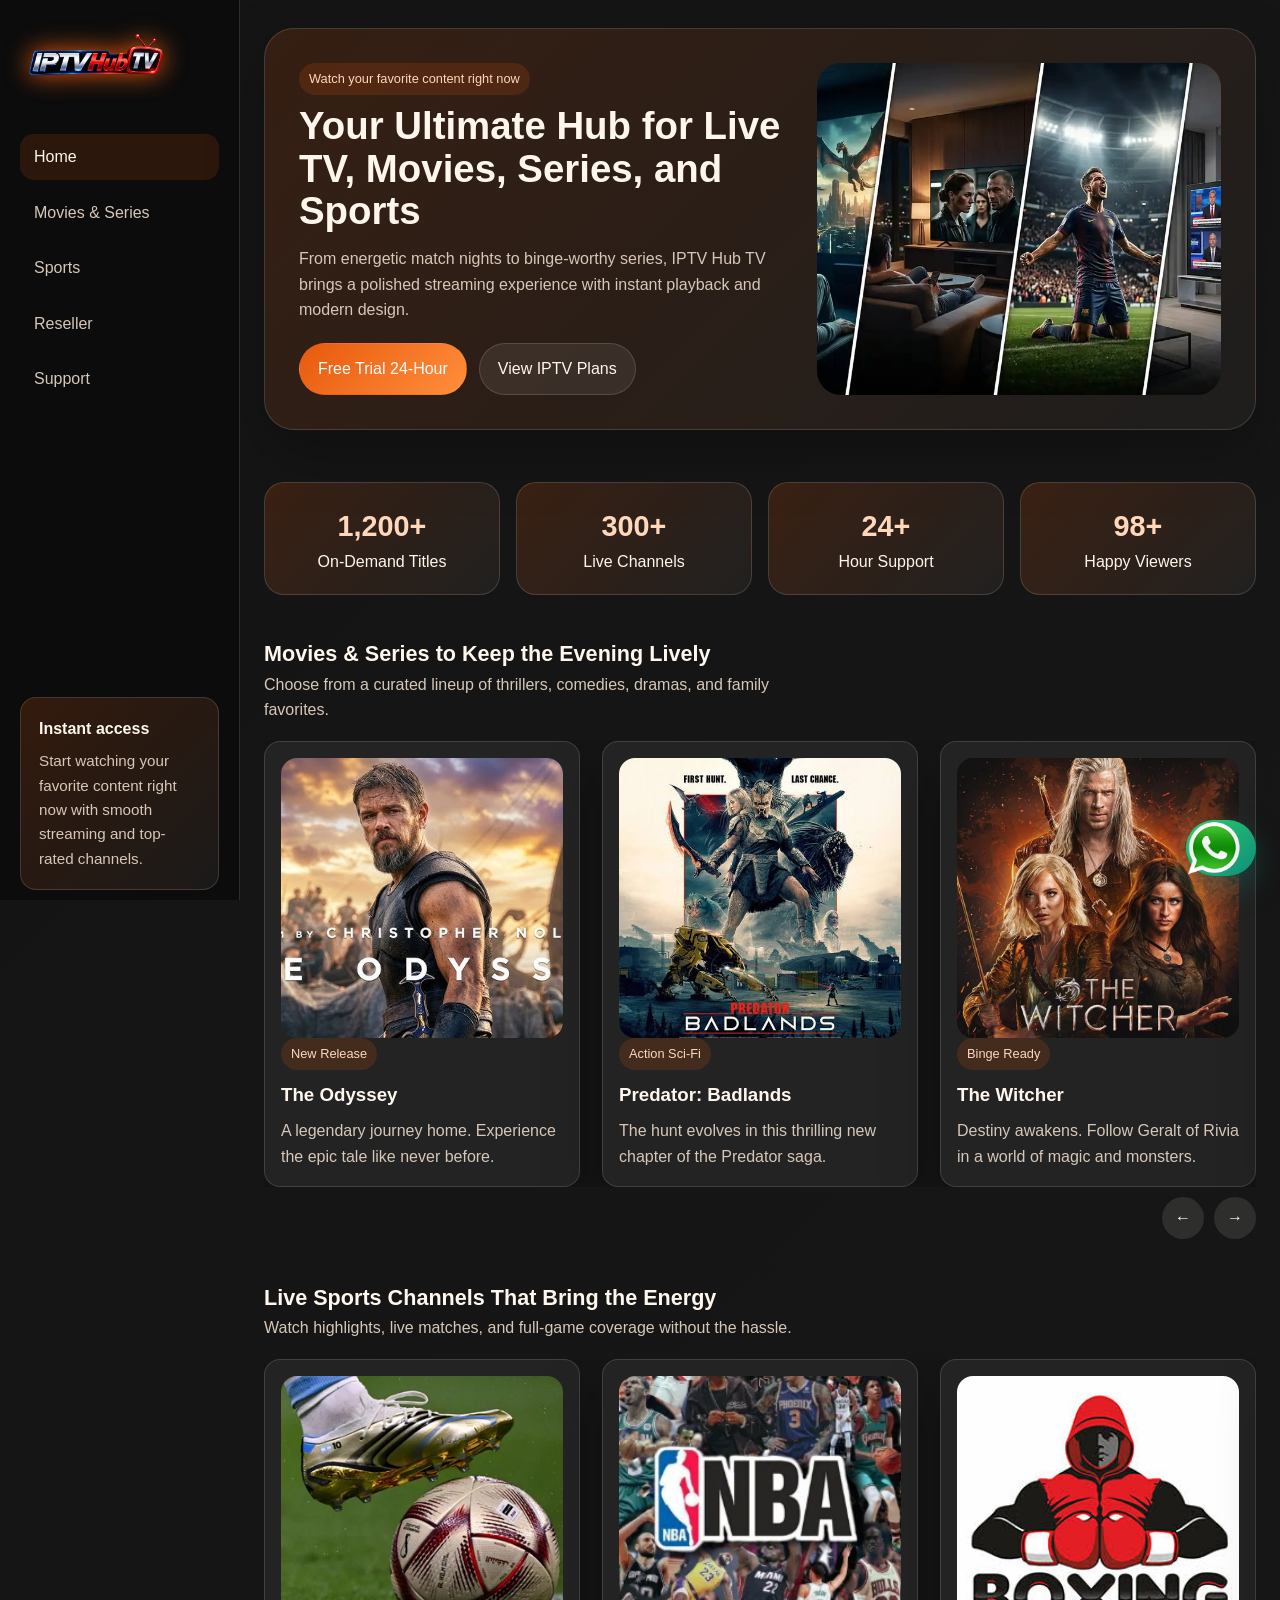
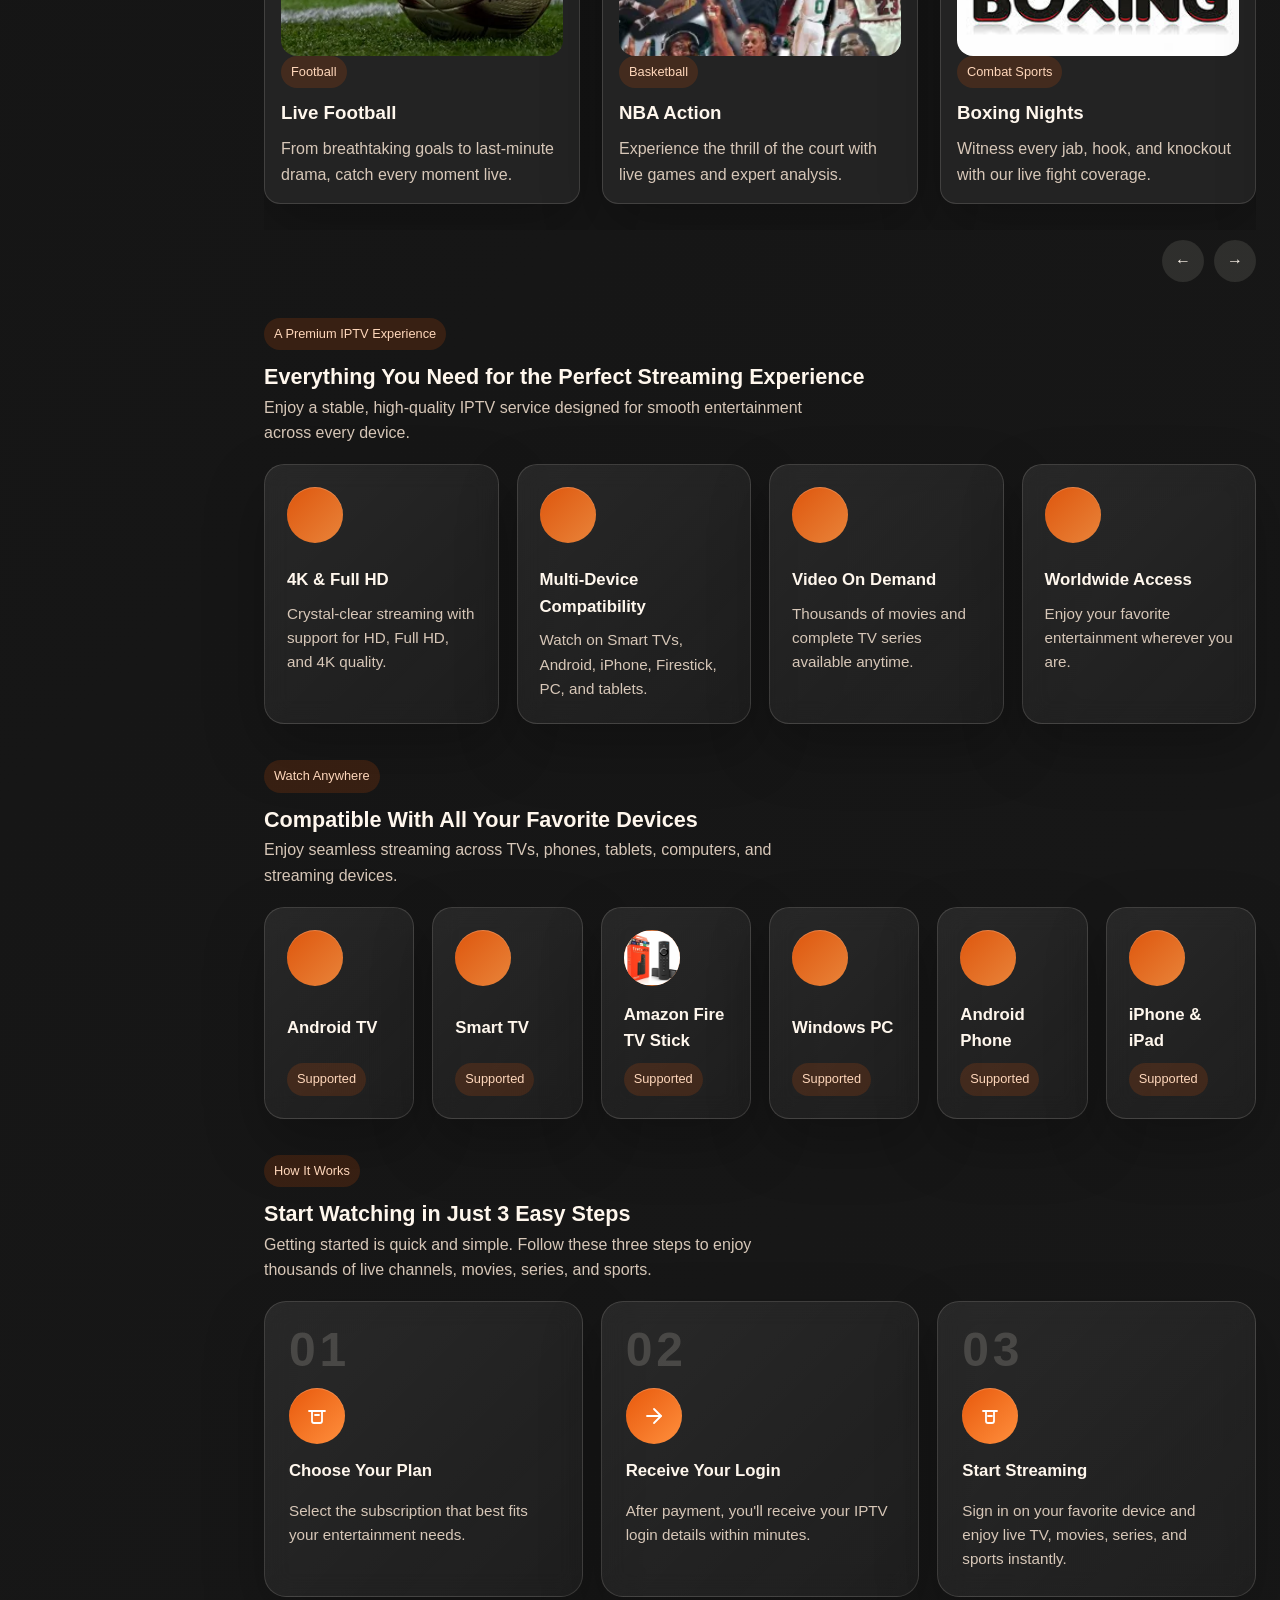
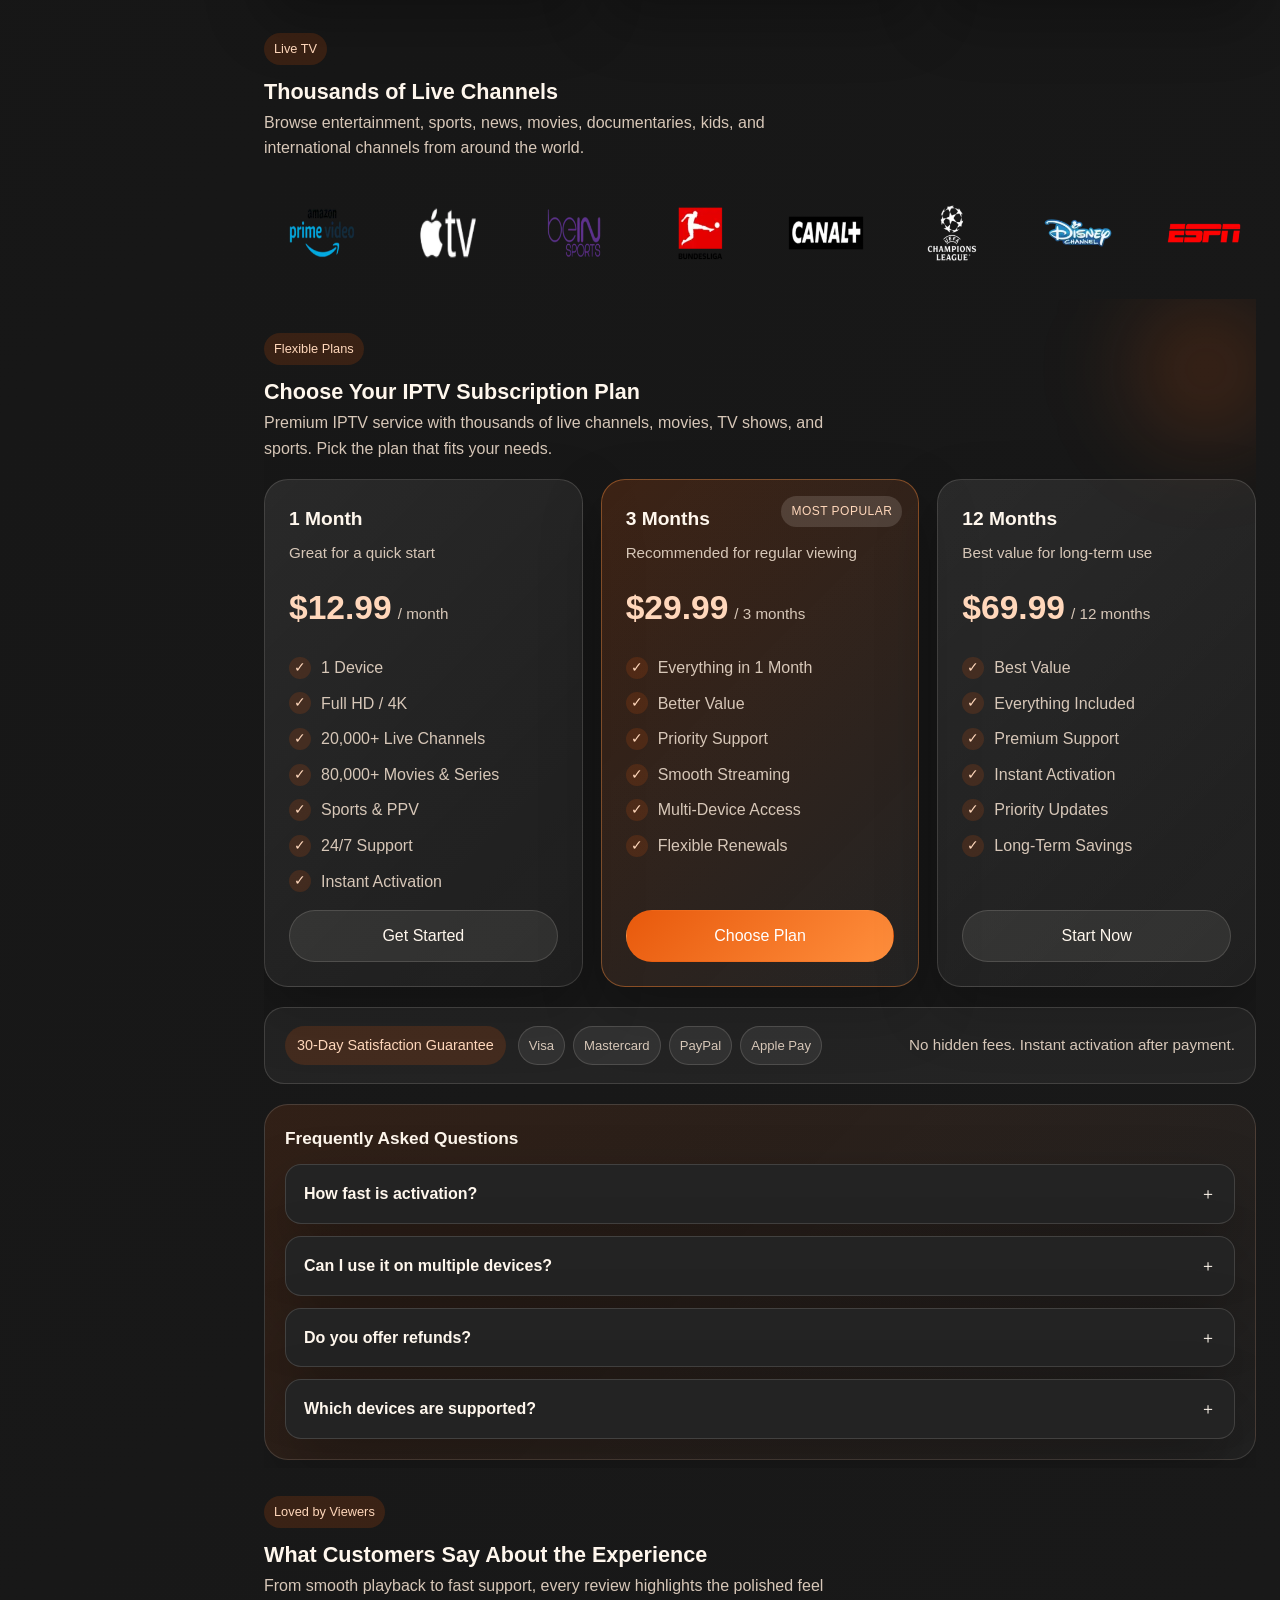
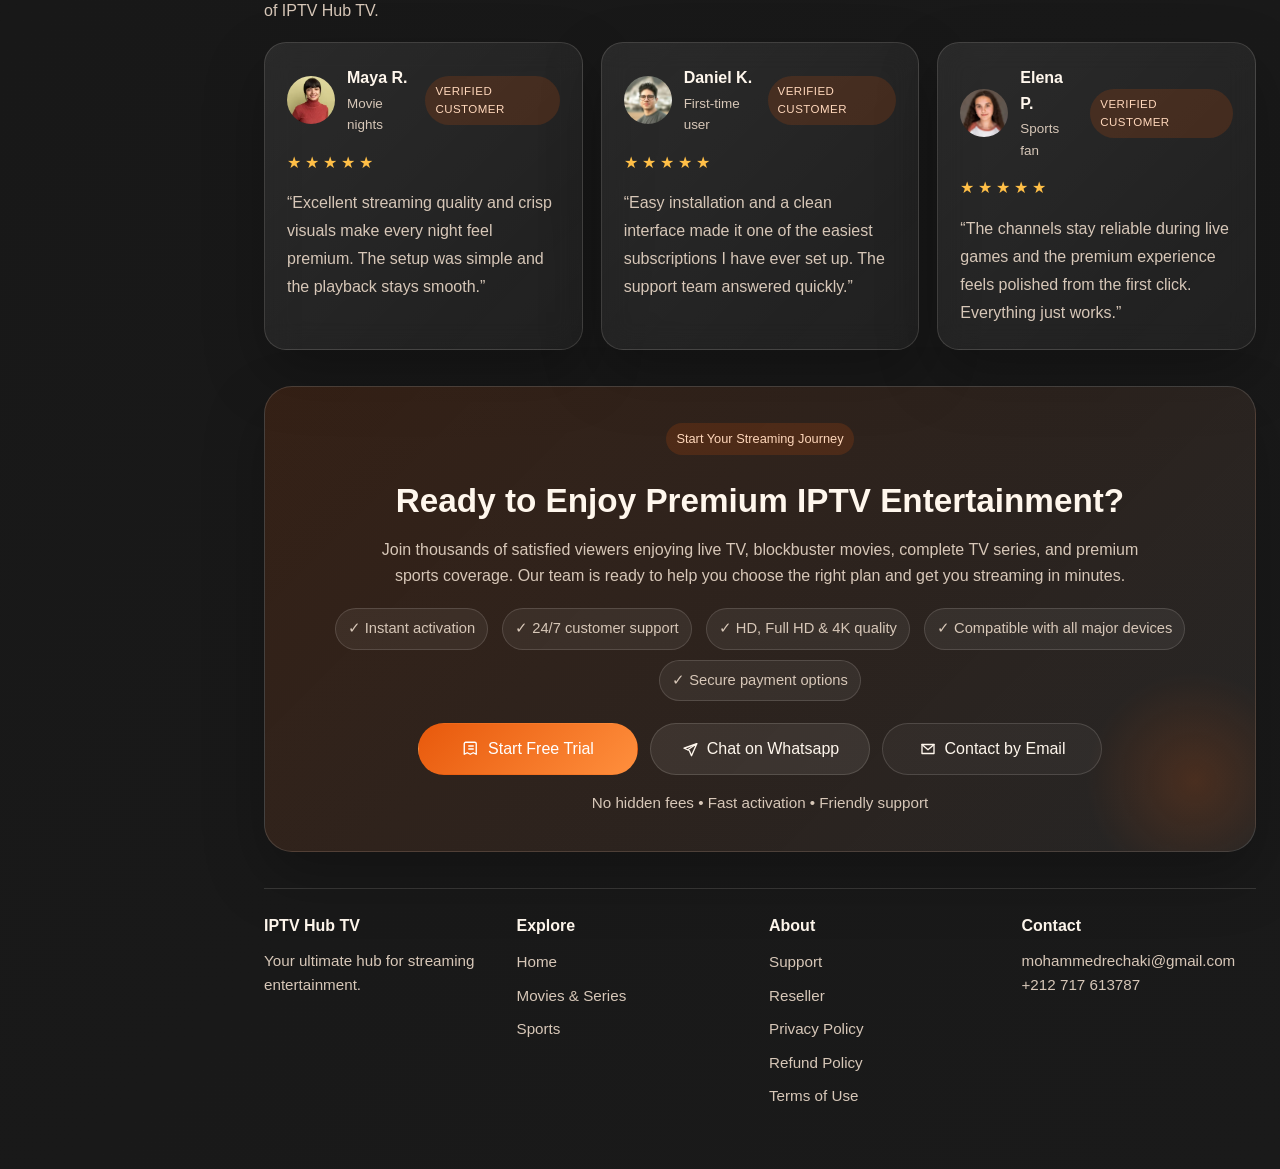
<file: index.html>
<!DOCTYPE html>
<html lang="en">

<head>
  <meta charset="UTF-8" />
  <meta name="viewport" content="width=device-width, initial-scale=1.0" />
  <title>IPTV Hub TV | IPTV Service for Live TV, Movies & Sports</title>
  <meta name="description"
    content="Get instant access to 20,000+ live TV channels, 80,000+ movies, and sports with IPTV Hub TV. Enjoy stable HD & 4K streaming on all devices. Choose your plan and start watching today!" />
  <link rel="canonical" href="https://iptvhubtv.com/" />
  <meta name="robots" content="index, follow" />
  <meta name="theme-color" content="#e8590c" />

  <!-- Open Graph / Facebook -->
  <meta property="og:type" content="website" />
  <meta property="og:url" content="https://iptvhubtv.com" />
  <meta property="og:title" content="IPTV Hub TV | #1 IPTV Service for Live TV, Movies & Sports" />
  <meta property="og:description"
    content="Get instant access to 20,000+ live TV channels, 80,000+ movies, and sports with IPTV Hub TV. Enjoy stable HD & 4K streaming on all devices." />
  <meta property="og:image" content="https://iptvhubtv.com/img/hero2.webp" />

  <!-- Twitter / X -->
  <meta property="twitter:card" content="summary_large_image" />
  <meta property="twitter:url" content="https://iptvhubtv.com" />
  <meta property="twitter:title" content="IPTV Hub TV | #1 IPTV Service for Live TV, Movies & Sports" />
  <meta property="twitter:description"
    content="Get instant access to 20,000+ live TV channels, 80,000+ movies, and sports with IPTV Hub TV. Enjoy stable HD & 4K streaming on all devices." />
  <meta property="twitter:image" content="https://iptvhubtv.com/img/hero2.webp" />

  <link rel="stylesheet" href="assets/styles.css" />
  <link rel="stylesheet" href="https://cdn.jsdelivr.net/npm/swiper@11/swiper-bundle.min.css" />

  <link rel="icon" type="image/png" href="favicon/favicon-96x96.png" sizes="96x96" />
  <link rel="icon" type="image/svg+xml" href="favicon/favicon.svg" />
  <link rel="shortcut icon" href="favicon/favicon.ico" />
  <link rel="apple-touch-icon" sizes="180x180" href="favicon/apple-touch-icon.png" />
  <meta name="apple-mobile-web-app-title" content="IptvHubTv" />
  <link rel="manifest" href="favicon/site.webmanifest" />

  <script type="application/ld+json">
  {
    "@context": "https://schema.org",
    "@graph": [
      {
        "@type": "Organization",
        "@id": "https://iptvhubtv.com/#organization",
        "name": "IPTV Hub TV",
        "url": "https://iptvhubtv.com/",
        "logo": "https://iptvhubtv.com/assets/img/logo.webp",
        "contactPoint": {
          "@type": "ContactPoint",
          "telephone": "+212-717-613787",
          "contactType": "Customer Support",
          "email": "mohammedrechaki@gmail.com"
        },
        "sameAs": [
          "https://wa.me/212717613787"
        ],
        "hasMerchantReturnPolicy": {
          "@type": "MerchantReturnPolicy",
          "merchantReturnLink": "https://iptvhubtv.com/refund-policy",
          "returnPolicyCategory": "https://schema.org/MerchantReturnFiniteReturnWindow",
          "merchantReturnDays": 30
        }
      },
      {
        "@type": "WebSite",
        "@id": "https://iptvhubtv.com/#website",
        "url": "https://iptvhubtv.com/",
        "name": "IPTV Hub TV",
        "publisher": {
          "@id": "https://iptvhubtv.com/#organization"
        }
      },
      {
        "@type": "Product",
        "name": "1 Month IPTV Subscription",
        "description": "A 1-month subscription to IPTV Hub TV, including over 20,000 live channels and 80,000+ movies & series in Full HD/4K.",
        "image": "https://iptvhubtv.com/assets/img/hero.webp",
        "sku": "IPTV-PLAN-1M",
        "brand": {
          "@type": "Brand",
          "name": "IPTV Hub TV"
        },
        "offers": {
          "@type": "Offer",
          "url": "https://iptvhubtv.com/#pricing",
          "priceCurrency": "USD",
          "price": "12.99",
          "priceValidUntil": "2026-12-31",
          "availability": "https://schema.org/InStock"
        }
      },
      {
        "@type": "Product",
        "name": "3 Months IPTV Subscription",
        "description": "A 3-month subscription to IPTV Hub TV, offering better value with priority support and multi-device access.",
        "image": "https://iptvhubtv.com/assets/img/hero.webp",
        "sku": "IPTV-PLAN-3M",
        "brand": {
          "@type": "Brand",
          "name": "IPTV Hub TV"
        },
        "offers": {
          "@type": "Offer",
          "url": "https://iptvhubtv.com/#pricing",
          "priceCurrency": "USD",
          "price": "29.99",
          "priceValidUntil": "2026-12-31",
          "availability": "https://schema.org/InStock"
        }
      },
      {
        "@type": "Product",
        "name": "12 Months IPTV Subscription",
        "description": "The best value 12-month subscription to IPTV Hub TV, with all features and premium support included.",
        "image": "https://iptvhubtv.com/assets/img/hero.webp",
        "sku": "IPTV-PLAN-12M",
        "brand": {
          "@type": "Brand",
          "name": "IPTV Hub TV"
        },
        "offers": {
          "@type": "Offer",
          "url": "https://iptvhubtv.com/#pricing",
          "priceCurrency": "USD",
          "price": "69.99",
          "priceValidUntil": "2026-12-31",
          "availability": "https://schema.org/InStock"
        }
      },
      {
        "@type": "Review",
        "itemReviewed": {
          "@id": "https://iptvhubtv.com/#organization"
        },
        "reviewRating": {
          "@type": "Rating",
          "ratingValue": "5"
        },
        "author": {
          "@type": "Person",
          "name": "Maya R."
        },
        "reviewBody": "Excellent streaming quality and crisp visuals make every night feel premium. The setup was simple and the playback stays smooth."
      },
      {
        "@type": "Review",
        "itemReviewed": {
          "@id": "https://iptvhubtv.com/#organization"
        },
        "reviewRating": {
          "@type": "Rating",
          "ratingValue": "5"
        },
        "author": {
          "@type": "Person",
          "name": "Daniel K."
        },
        "reviewBody": "Easy installation and a clean interface made it one of the easiest subscriptions I have ever set up. The support team answered quickly."
      },
      {
        "@type": "Review",
        "itemReviewed": {
          "@id": "https://iptvhubtv.com/#organization"
        },
        "reviewRating": {
          "@type": "Rating",
          "ratingValue": "5"
        },
        "author": {
          "@type": "Person",
          "name": "Elena P."
        },
        "reviewBody": "The channels stay reliable during live games and the premium experience feels polished from the first click. Everything just works."
      }
    ]
  }
  </script>
</head>

<body>
  <div class="page-shell">
    <aside class="sidebar">
      <a class="brand" href="/"> 
        <img src="assets/img/logo.webp" alt="IPTV Hub TV Logo" width="100" height="100" />
      </a>
      <button class="mobile-toggle" aria-label="Toggle navigation" type="button">
        <span></span>
        <span></span>
        <span></span>
      </button>
      <nav class="nav-links">
        <a class="active" href="/">Home</a>
        <a href="/movies">Movies &amp; Series</a>
        <a href="/sports">Sports</a>
        <a href="/reseller">Reseller</a>
        <a href="/contact">Support</a>
      </nav>
      <div class="sidebar-card" role="complementary">
        <h3>Instant access</h3>
         <p>Start watching your favorite content right now with smooth streaming and top-rated channels.</p>
      </div>
    </aside>

    <main class="content" id="home">
      <section class="hero">
        <div>
          <span class="badge">Watch your favorite content right now</span>
          <h1>Your Ultimate Hub for Live TV, Movies, Series, and Sports</h1>
          <p class="lead">From energetic match nights to binge-worthy series, IPTV Hub TV brings a polished streaming
            experience with instant playback and modern design.</p>
          <div class="hero-actions">
            <a class="btn btn-primary"
              href="https://wa.me/212717613787?text=Hello%2C%20I'm%20interested%20in%20the%20free%20trial.">Free Trial
              24-Hour</a>
            <a class="btn btn-secondary" href="#pricing">View IPTV Plans</a>
          </div>
        </div>
        <div class="hero-media">
          <img src="assets/img/hero.webp"
            alt="A collage of popular movies and sports representing a diverse streaming library" width="558"
            height="320" fetchpriority="high" />
        </div>
      </section>

      <section class="section">
        <div class="stats-grid">
          <div class="stat-card">
            <span class="stat-number" data-target="1200">0+</span>
            <p>On-Demand Titles</p>
          </div>
          <div class="stat-card">
            <span class="stat-number" data-target="300">0+</span>
            <p>Live Channels</p>
          </div>
          <div class="stat-card">
            <span class="stat-number" data-target="24">0+</span>
            <p>Hour Support</p>
          </div>
          <div class="stat-card">
            <span class="stat-number" data-target="98">0+</span>
            <p>Happy Viewers</p>
          </div>
        </div>
      </section>

      <section class="section" id="catalog">
        <div class="section-heading">
          <div>
            <h2>Movies &amp; Series to Keep the Evening Lively</h2>
            <p>Choose from a curated lineup of thrillers, comedies, dramas, and family favorites.</p>
          </div>
        </div>
        <div class="swiper-shell">
          <div class="swiper">
            <div class="swiper-wrapper">
              <article class="swiper-slide slide-card">
                <img src="assets/img/movies/predator-badlands.jpeg"
                  alt="Promotional poster for the movie Predator: Badlands" loading="lazy" decoding="async" width="300"
                  height="450" />
                <span class="badge">Action Sci-Fi</span>
                <h3>Predator: Badlands</h3>
                <p>The hunt evolves in this thrilling new chapter of the Predator saga.</p>
              </article>
              <article class="swiper-slide slide-card">
                <img src="assets/img/movies/the-witcher.webp" alt="Promotional poster for The Witcher Netflix series"
                  loading="lazy" decoding="async" width="300" height="450" />
                <span class="badge">Binge Ready</span>
                <h3>The Witcher</h3>
                <p>Destiny awakens. Follow Geralt of Rivia in a world of magic and monsters.</p>
              </article>
              <article class="swiper-slide slide-card">
                <img src="assets/img/movies/moana.jpeg" alt="Promotional poster for the animated Disney movie Moana"
                  loading="lazy" decoding="async" width="300" height="450" />
                <span class="badge">Family Favorite</span>
                <h3>Moana</h3>
                <p>An adventurous teenager sails out on a daring mission to save her people.</p>
              </article>
              <article class="swiper-slide slide-card">
                <img src="assets/img/movies/spider-noir.webp" alt="Promotional poster for the movie Spider-Man Noir"
                  loading="lazy" decoding="async" width="300" height="450" />
                <span class="badge">Blockbuster</span>
                <h3>Spider-Man Noir</h3>
                <p>A web of intrigue unfolds in this stylish, alternate-universe adventure.</p>
              </article>
              <article class="swiper-slide slide-card">
                <img src="assets/img/movies/oppenheimer.webp"
                  alt="Promotional poster for the award-winning movie Oppenheimer" loading="lazy" decoding="async"
                  width="300" height="450" />
                <span class="badge">Award Winner</span>
                <h3>Oppenheimer</h3>
                <p>The world forever changed. A cinematic journey into the mind of a genius.</p>
              </article>
              <article class="swiper-slide slide-card">
                <img src="assets/img/movies/The Odyssey.jpg" alt="Promotional poster for the new movie The Odyssey"
                  loading="lazy" decoding="async" width="300" height="450" />
                <span class="badge">New Release</span>
                <h3>The Odyssey</h3>
                <p>A legendary journey home. Experience the epic tale like never before.</p>
              </article>
            </div>
          </div>
          <div class="slider-actions">
            <button class="slider-btn prev" type="button" aria-label="Previous slide">←</button>
            <button class="slider-btn next" type="button" aria-label="Next slide">→</button>
          </div>
        </div>
      </section>

      <section class="section" id="sports">
        <div class="section-heading">
          <div>
            <h2>Live Sports Channels That Bring the Energy</h2>
            <p>Watch highlights, live matches, and full-game coverage without the hassle.</p>
          </div>
        </div>
        <div class="swiper-shell">
          <div class="swiper">
            <div class="swiper-wrapper">
              <article class="swiper-slide slide-card">
                <img src="assets/img/sports/swiper/football-swiper.webp"
                  alt="A professional football player kicking a ball in a packed stadium" loading="lazy"
                  decoding="async" width="300" height="169" />
                <span class="badge">Football</span>
                <h3>Live Football</h3>
                <p>From breathtaking goals to last-minute drama, catch every moment live.</p>
              </article>
              <article class="swiper-slide slide-card">
                <img src="assets/img/sports/swiper/nba.webp"
                  alt="A dynamic collage of famous NBA basketball players in action" loading="lazy" decoding="async"
                  width="300" height="450" />
                <span class="badge">Basketball</span>
                <h3>NBA Action</h3>
                <p>Experience the thrill of the court with live games and expert analysis.</p>
              </article>
              <article class="swiper-slide slide-card">
                <img src="assets/img/sports/swiper/boxing-swiper.jpeg"
                  alt="A boxer celebrating victory with arms raised in a brightly lit boxing ring" loading="lazy"
                  decoding="async" width="300" height="169" />
                <span class="badge">Combat Sports</span>
                <h3>Boxing Nights</h3>
                <p>Witness every jab, hook, and knockout with our live fight coverage.</p>
              </article>
              <article class="swiper-slide slide-card">
                <img src="assets/img/sports/swiper/bundesliga.webp"
                  alt="The official logo of the Bundesliga football league" loading="lazy" decoding="async" width="300"
                  height="169" />
                <span class="badge">Championship</span>
                <h3>Bundesliga</h3>
                <p>Follow Germany's top football league with comprehensive matchday coverage.</p>
              </article>
              <article class="swiper-slide slide-card">
                <img src="assets/img/sports/swiper/nba.webp"
                  alt="A vibrant collage of NBA players highlighting the excitement of basketball" loading="lazy"
                  decoding="async" width="300" height="450" />
                <span class="badge">Basketball</span>
                <h3>Fast-Paced Action</h3>
                <p>Stay close to the scoreboard and every dramatic turn.</p>
              </article>
              <article class="swiper-slide slide-card">
                <img src="assets/img/sports/swiper/premier_league.webp"
                  alt="The official logo of the Premier League on a purple background" loading="lazy" decoding="async"
                  width="300" height="169" />
                <span class="badge">Football</span>
                <h3>Premier League</h3>
                <p>The world's most exciting league, live from kickoff to the final whistle.</p>
              </article>
            </div>
          </div>
          <div class="slider-actions">
            <button class="slider-btn prev" type="button" aria-label="Previous Sports Slide">←</button>
            <button class="slider-btn next" type="button" aria-label="Next Sports Slide">→</button>
          </div>
        </div>
      </section>

      <section class="section section-features" id="features">
        <div class="section-heading reveal">
          <div>
            <span class="badge">A Premium IPTV Experience</span>
            <h2>Everything You Need for the Perfect Streaming Experience</h2>
            <p>Enjoy a stable, high-quality IPTV service designed for smooth entertainment across every device.</p>
          </div>
        </div>
        <div class="feature-grid">
          <article class="feature-card reveal" style="--delay: 0.05s;">
            <div class="feature-icon">
              <img src="assets/img/icons/features/8k.webp" alt="Icon representing 4K and Full HD streaming quality"
                style="scale: calc(1.3);" loading="lazy" decoding="async" width="56" height="56" />
            </div>
            <h3>4K &amp; Full HD</h3>
            <p>Crystal-clear streaming with support for HD, Full HD, and 4K quality.</p>
          </article>

          <article class="feature-card reveal" style="--delay: 0.25s;">
            <div class="feature-icon">
              <img src="assets/img/icons/features/responsive.webp"
                alt="Icon showing multiple devices like TV, laptop, and phone" loading="lazy" decoding="async"
                width="56" height="56" />
            </div>
            <h3>Multi-Device Compatibility</h3>
            <p>Watch on Smart TVs, Android, iPhone, Firestick, PC, and tablets.</p>
          </article>

          <article class="feature-card reveal" style="--delay: 0.35s;">
            <div class="feature-icon">
              <img src="assets/img/icons/features/fast-time.webp"
                alt="Icon of a play button inside a film strip for Video on Demand" loading="lazy" decoding="async"
                width="56" height="56" />
            </div>
            <h3>Video On Demand</h3>
            <p>Thousands of movies and complete TV series available anytime.</p>
          </article>
          <article class="feature-card reveal" style="--delay: 0.4s;">
            <div class="feature-icon">
              <img src="assets/img/icons/features/international.webp"
                alt="Icon of a globe representing worldwide access" loading="lazy" decoding="async" width="56"
                height="56" />
            </div>
            <h3>Worldwide Access</h3>
            <p>Enjoy your favorite entertainment wherever you are.</p>
          </article>
        </div>
      </section>

      <section class="section section-devices" id="devices">
        <div class="section-heading reveal">
          <div>
            <span class="badge">Watch Anywhere</span>
            <h2>Compatible With All Your Favorite Devices</h2>
            <p>Enjoy seamless streaming across TVs, phones, tablets, computers, and streaming devices.</p>
          </div>
        </div>
        <div class="device-grid">
          <article class="device-card reveal" style="--delay: 0.05s;">
            <div class="device-icon">
              <img src="assets/img/icons/devices/android.webp" alt="Android TV Logo" loading="lazy" decoding="async"
                width="56" height="56" />
            </div>
            <h3>Android TV</h3>
            <span class="device-badge">Supported</span>
          </article>
          <article class="device-card reveal" style="--delay: 0.08s;">
            <div class="device-icon">
              <img src="assets/img/icons/devices/smart-tv.webp" alt="Smart TV icon" loading="lazy" decoding="async"
                width="56" height="56" />
            </div>
            <h3>Smart TV</h3>
            <span class="device-badge">Supported</span>
          </article>
          <article class="device-card reveal" style="--delay: 0.14s;">
            <div class="device-icon">
              <img src="assets/img/icons/devices/firestick.jpg" alt="Amazon Fire TV Stick device"
                style="scale: calc(1.8);" loading="lazy" decoding="async" width="56" height="56" />
            </div>
            <h3>Amazon Fire TV Stick</h3>
            <span class="device-badge">Supported</span>
          </article>
          <article class="device-card reveal" style="--delay: 0.23s;">
            <div class="device-icon">
              <img src="assets/img/icons/devices/windows.webp" alt="Windows PC logo" loading="lazy" decoding="async"
                width="56" height="56" />
            </div>
            <h3>Windows PC</h3>
            <span class="device-badge">Supported</span>
          </article>
          <article class="device-card reveal" style="--delay: 0.29s;">
            <div class="device-icon">
              <img src="assets/img/icons/devices/android.webp" alt="Android phone icon" loading="lazy" decoding="async"
                width="56" height="56" />
            </div>
            <h3>Android Phone</h3>
            <span class="device-badge">Supported</span>
          </article>
          <article class="device-card reveal" style="--delay: 0.32s;">
            <div class="device-icon">
              <img src="assets/img/icons/devices/tablet.webp" alt="iPhone and iPad devices" loading="lazy"
                decoding="async" width="56" height="56" />
            </div>
            <h3>iPhone &amp; iPad</h3>
            <span class="device-badge">Supported</span>
          </article>
        </div>
      </section>

      <section class="section how-it-works-section" id="how-it-works">
        <div class="section-heading reveal" style="--delay: 0.05s;">
          <div>
            <span class="badge">How It Works</span>
            <h2>Start Watching in Just 3 Easy Steps</h2>
            <p>Getting started is quick and simple. Follow these three steps to enjoy thousands of live channels,
              movies, series, and sports.</p>
          </div>
        </div>

        <div class="how-it-works-grid">
          <article class="how-it-works-card reveal" style="--delay: 0.08s;">
            <div class="step-number">01</div>
            <div class="step-icon" aria-hidden="true">
              <svg viewBox="0 0 24 24" fill="none" stroke="currentColor" stroke-width="1.8" stroke-linecap="round"
                stroke-linejoin="round">
                <path d="M4 7h16"></path>
                <path d="M7 7v10a2 2 0 0 0 2 2h6a2 2 0 0 0 2-2V7"></path>
                <path d="M10 11h4"></path>
              </svg>
            </div>
            <h3>Choose Your Plan</h3>
            <p>Select the subscription that best fits your entertainment needs.</p>
          </article>

          <article class="how-it-works-card reveal" style="--delay: 0.12s;">
            <div class="step-number">02</div>
            <div class="step-icon" aria-hidden="true">
              <svg viewBox="0 0 24 24" fill="none" stroke="currentColor" stroke-width="1.8" stroke-linecap="round"
                stroke-linejoin="round">
                <path d="M5 12h14"></path>
                <path d="M12 5l7 7-7 7"></path>
              </svg>
            </div>
            <h3>Receive Your Login</h3>
            <p>After payment, you'll receive your IPTV login details within minutes.</p>
          </article>

          <article class="how-it-works-card reveal" style="--delay: 0.16s;">
            <div class="step-number">03</div>
            <div class="step-icon" aria-hidden="true">
              <svg viewBox="0 0 24 24" fill="none" stroke="currentColor" stroke-width="1.8" stroke-linecap="round"
                stroke-linejoin="round">
                <path d="M5 7h14"></path>
                <path d="M8 7v10a2 2 0 0 0 2 2h4a2 2 0 0 0 2-2V7"></path>
                <path d="M10 12h4"></path>
              </svg>
            </div>
            <h3>Start Streaming</h3>
            <p>Sign in on your favorite device and enjoy live TV, movies, series, and sports instantly.</p>
          </article>
        </div>
      </section>

      <section class="section live-tv-section" id="live-tv-preview">
        <div class="section-heading reveal" style="--delay: 0.05s;">
          <div>
            <span class="badge">Live TV</span>
            <h2>Thousands of Live Channels</h2>
            <p>Browse entertainment, sports, news, movies, documentaries, kids, and international channels from around
              the world.</p>
          </div>
        </div>

        <div class="live-tv-swiper-shell reveal" style="--delay: 0.08s;">
          <div class="live-tv-swiper swiper">
            <div class="swiper-wrapper">
              <div class="swiper-slide live-tv-slide"><img src="assets/img/channels/6m.webp" alt="6m channel logo"
                  loading="lazy" decoding="async" width="100" height="56" /></div>
              <div class="swiper-slide live-tv-slide"><img src="assets/img/channels/amazon-prime-video.webp"
                  alt="Amazon Prime Video logo" loading="lazy" decoding="async" width="100" height="56" /></div>
              <div class="swiper-slide live-tv-slide"><img src="assets/img/channels/apple-tv.webp" alt="Apple TV+ logo"
                  loading="lazy" decoding="async" width="100" height="56" /></div>
              <div class="swiper-slide live-tv-slide"><img src="assets/img/channels/bein-sports.webp"
                  alt="beIN Sports logo" loading="lazy" decoding="async" width="100" height="56" /></div>
              <div class="swiper-slide live-tv-slide"><img src="assets/img/channels/bundesliga.webp"
                  alt="Bundesliga logo" loading="lazy" decoding="async" width="100" height="56" /></div>
              <div class="swiper-slide live-tv-slide"><img src="assets/img/channels/canal-plus.webp" alt="Canal+ logo"
                  loading="lazy" decoding="async" width="100" height="56" /></div>
              <div class="swiper-slide live-tv-slide"><img src="assets/img/channels/champions-league.webp"
                  alt="Champions League logo" loading="lazy" decoding="async" width="100" height="56" /></div>
              <div class="swiper-slide live-tv-slide"><img src="assets/img/channels/disnep-channel.webp"
                  alt="Disney Channel logo" loading="lazy" decoding="async" width="100" height="56" /></div>
              <div class="swiper-slide live-tv-slide"><img src="assets/img/channels/espn.webp" alt="ESPN logo"
                  loading="lazy" decoding="async" width="100" height="56" /></div>
              <div class="swiper-slide live-tv-slide"><img src="assets/img/channels/film.webp" alt="Film channel logo"
                  loading="lazy" decoding="async" width="100" height="56" /></div>
              <div class="swiper-slide live-tv-slide"><img src="assets/img/channels/fox.webp" alt="Fox logo"
                  loading="lazy" decoding="async" width="100" height="56" /></div>
              <div class="swiper-slide live-tv-slide"><img src="assets/img/channels/fubo-tv.webp" alt="FuboTV logo"
                  loading="lazy" decoding="async" width="100" height="56" /></div>
              <div class="swiper-slide live-tv-slide"><img src="assets/img/channels/hbo-max.webp" alt="HBO Max logo"
                  loading="lazy" decoding="async" width="100" height="56" /></div>
              <div class="swiper-slide live-tv-slide"><img src="assets/img/channels/jupiler-pro-league.webp"
                  alt="Jupiler Pro League logo" loading="lazy" decoding="async" width="100" height="56" /></div>
              <div class="swiper-slide live-tv-slide"><img src="assets/img/channels/hulu.webp" alt="Hulu logo"
                  loading="lazy" decoding="async" width="100" height="56" /></div>
              <div class="swiper-slide live-tv-slide"><img src="assets/img/channels/laliga.webp" alt="LaLiga logo"
                  loading="lazy" decoding="async" width="100" height="56" /></div>
              <div class="swiper-slide live-tv-slide"><img src="assets/img/channels/netflix.webp" alt="Netflix logo"
                  loading="lazy" decoding="async" width="100" height="56" /></div>
              <div class="swiper-slide live-tv-slide"><img src="assets/img/channels/ocs.webp" alt="OCS logo"
                  loading="lazy" decoding="async" width="100" height="56" /></div>
              <div class="swiper-slide live-tv-slide"><img src="assets/img/channels/planete-plus.webp"
                  alt="Planete+ logo" loading="lazy" decoding="async" width="100" height="56" /></div>
              <div class="swiper-slide live-tv-slide"><img src="assets/img/channels/premier-league.webp"
                  alt="Premier League logo" loading="lazy" decoding="async" width="100" height="56" /></div>
              <div class="swiper-slide live-tv-slide"><img src="assets/img/channels/ziggo-sport.webp"
                  alt="Ziggo Sport logo" loading="lazy" decoding="async" width="100" height="56" /></div>
            </div>
          </div>
        </div>
      </section>

      <section class="section pricing-section" id="pricing">
        <div class="section-heading reveal" style="--delay: 0.05s;">
          <div>
            <span class="badge">Flexible Plans</span>
            <h2>Choose Your IPTV Subscription Plan</h2>
            <p>Premium IPTV service with thousands of live channels, movies, TV shows, and sports. Pick the plan that
              fits your needs.</p>
          </div>
        </div>

        <div class="pricing-grid" id="plans">
          <article class="pricing-card reveal" style="--delay: 0.08s;">
            <div class="pricing-header">
              <h3>1 Month</h3>
              <p class="pricing-meta">Great for a quick start</p>
            </div>
            <div class="price-row">
              <span class="price">$12.99</span>
              <span class="price-period">/ month</span>
            </div>
            <ul class="pricing-features">
              <li><span class="feature-check">✓</span> 1 Device</li>
              <li><span class="feature-check">✓</span> Full HD / 4K</li>
              <li><span class="feature-check">✓</span> 20,000+ Live Channels</li>
              <li><span class="feature-check">✓</span> 80,000+ Movies &amp; Series</li>
              <li><span class="feature-check">✓</span> Sports &amp; PPV</li>
              <li><span class="feature-check">✓</span> 24/7 Support</li>
              <li><span class="feature-check">✓</span> Instant Activation</li>
            </ul>
            <a class="btn btn-secondary pricing-btn"
              href="https://wa.me/212717613787?text=Hello%2C%20I'm%20interested%20in%20the%201%20Month%20plan%20from%20iptvhubtv.com.">Get
              Started</a>
          </article>

          <article class="pricing-card pricing-card-featured reveal" style="--delay: 0.12s;">
            <span class="popular-badge">Most Popular</span>
            <div class="pricing-header">
              <h3>3 Months</h3>
              <p class="pricing-meta">Recommended for regular viewing</p>
            </div>
            <div class="price-row">
              <span class="price">$29.99</span>
              <span class="price-period">/ 3 months</span>
            </div>
            <ul class="pricing-features">
              <li><span class="feature-check">✓</span> Everything in 1 Month</li>
              <li><span class="feature-check">✓</span> Better Value</li>
              <li><span class="feature-check">✓</span> Priority Support</li>
              <li><span class="feature-check">✓</span> Smooth Streaming</li>
              <li><span class="feature-check">✓</span> Multi-Device Access</li>
              <li><span class="feature-check">✓</span> Flexible Renewals</li>
            </ul>
            <a class="btn btn-primary pricing-btn"
              href="https://wa.me/212717613787?text=Hello%2C%20I'm%20interested%20in%20the%203%20Months%20plan%20from%20iptvhubtv.com.">Choose
              Plan</a>
          </article>

          <article class="pricing-card reveal" style="--delay: 0.16s;">
            <div class="pricing-header">
              <h3>12 Months</h3>
              <p class="pricing-meta">Best value for long-term use</p>
            </div>
            <div class="price-row">
              <span class="price">$69.99</span>
              <span class="price-period">/ 12 months</span>
            </div>
            <ul class="pricing-features">
              <li><span class="feature-check">✓</span> Best Value</li>
              <li><span class="feature-check">✓</span> Everything Included</li>
              <li><span class="feature-check">✓</span> Premium Support</li>
              <li><span class="feature-check">✓</span> Instant Activation</li>
              <li><span class="feature-check">✓</span> Priority Updates</li>
              <li><span class="feature-check">✓</span> Long-Term Savings</li>
            </ul>
            <a class="btn btn-secondary pricing-btn"
              href="https://wa.me/212717613787?text=Hello%2C%20I'm%20interested%20in%20the%2012%20Months%20plan%20from%20iptvhubtv.com.">Start
              Now</a>
          </article>
        </div>

        <div class="pricing-footer reveal" style="--delay: 0.2s;">
          <div class="pricing-trust">
            <span class="trust-badge">30-Day Satisfaction Guarantee</span>
            <div class="payment-icons" aria-label="Secure payment methods">
              <span class="payment-chip">Visa</span>
              <span class="payment-chip">Mastercard</span>
              <span class="payment-chip">PayPal</span>
              <span class="payment-chip">Apple Pay</span>
            </div>
          </div>
          <p class="pricing-note">No hidden fees. Instant activation after payment.</p>
        </div>

        <div class="faq-preview reveal" style="--delay: 0.24s;" id="faq">
          <div class="faq-preview-header">
            <h3>Frequently Asked Questions</h3>
          </div>
          <div class="faq-list">
            <article class="faq-item">
              <header>
                <h4>How fast is activation?</h4>
                <span class="faq-icon">＋</span>
              </header>
              <div class="faq-answer">
                <p>Most orders activate within minutes after payment so you can start watching right away.</p>
              </div>
            </article>
            <article class="faq-item">
              <header>
                <h4>Can I use it on multiple devices?</h4>
                <span class="faq-icon">＋</span>
              </header>
              <div class="faq-answer">
                <p>Yes. Higher-tier plans support multi-device viewing for households and shared setups.</p>
              </div>
            </article>
            <article class="faq-item">
              <header>
                <h4>Do you offer refunds?</h4>
                <span class="faq-icon">＋</span>
              </header>
              <div class="faq-answer">
                <p>We offer a 30-day satisfaction guarantee so you can try the service with confidence.</p>
              </div>
            </article>
            <article class="faq-item">
              <header>
                <h4>Which devices are supported?</h4>
                <span class="faq-icon">＋</span>
              </header>
              <div class="faq-answer">
                <p>Our service works on Smart TVs, Android boxes, Fire TV Stick, phones, tablets, and PCs.</p>
              </div>
            </article>
          </div>
        </div>
      </section>

      <section class="section testimonials-section" id="testimonials">
        <div class="section-heading reveal" style="--delay: 0.05s;">
          <div>
            <span class="badge">Loved by Viewers</span>
            <h2>What Customers Say About the Experience</h2>
            <p>From smooth playback to fast support, every review highlights the polished feel of IPTV Hub TV.</p>
          </div>
        </div>

        <div class="testimonial-grid">
          <article class="testimonial-card reveal" style="--delay: 0.08s;">
            <div class="testimonial-top">
              <img class="testimonial-avatar" src="assets/img/avatar/woman.webp"
                alt="Profile photo of Maya R., a satisfied customer." loading="lazy" decoding="async" width="48"
                height="48" />
              <div class="testimonial-person">
                <h3>Maya R.</h3>
                <p class="testimonial-role">Movie nights</p>
              </div>
              <span class="verified-badge">Verified Customer</span>
            </div>
            <div class="stars" aria-label="5 out of 5 stars">
              <span>★</span><span>★</span><span>★</span><span>★</span><span>★</span>
            </div>
            <blockquote>“Excellent streaming quality and crisp visuals make every night feel premium. The setup was
              simple and the playback stays smooth.”</blockquote>
          </article>

          <article class="testimonial-card reveal" style="--delay: 0.12s;">
            <div class="testimonial-top">
              <img class="testimonial-avatar" src="assets/img/avatar/man.webp"
                alt="Profile photo of Daniel K., a happy first-time user." loading="lazy" decoding="async" width="48"
                height="48" />
              <div class="testimonial-person">
                <h3>Daniel K.</h3>
                <p class="testimonial-role">First-time user</p>
              </div>
              <span class="verified-badge">Verified Customer</span>
            </div>
            <div class="stars" aria-label="5 out of 5 stars">
              <span>★</span><span>★</span><span>★</span><span>★</span><span>★</span>
            </div>
            <blockquote>“Easy installation and a clean interface made it one of the easiest subscriptions I have ever
              set up. The support team answered quickly.”</blockquote>
          </article>

          <article class="testimonial-card reveal" style="--delay: 0.16s;">
            <div class="testimonial-top">
              <img class="testimonial-avatar" src="assets/img/avatar/elena.webp"
                alt="Profile photo of Elena P., a happy sports fan." loading="lazy" decoding="async" width="48"
                height="48" />
              <div class="testimonial-person">
                <h3>Elena P.</h3>
                <p class="testimonial-role">Sports fan</p>
              </div>
              <span class="verified-badge">Verified Customer</span>
            </div>
            <div class="stars" aria-label="5 out of 5 stars">
              <span>★</span><span>★</span><span>★</span><span>★</span><span>★</span>
            </div>
            <blockquote>“The channels stay reliable during live games and the premium experience feels polished from the
              first click. Everything just works.”</blockquote>
          </article>
        </div>
      </section>

      <section class="section cta-section reveal" style="--delay: 0.05s;">
        <div class="cta-card">
          <span class="badge">Start Your Streaming Journey</span>
          <h2>Ready to Enjoy Premium IPTV Entertainment?</h2>
          <p>Join thousands of satisfied viewers enjoying live TV, blockbuster movies, complete TV series, and premium
            sports coverage. Our team is ready to help you choose the right plan and get you streaming in minutes.</p>

          <ul class="cta-highlights" aria-label="Service highlights">
            <li>✓ Instant activation</li>
            <li>✓ 24/7 customer support</li>
            <li>✓ HD, Full HD &amp; 4K quality</li>
            <li>✓ Compatible with all major devices</li>
            <li>✓ Secure payment options</li>
          </ul>

          <div class="cta-actions">
            <a class="btn btn-primary cta-btn" href="contact.html">
              <span class="cta-icon" aria-hidden="true">
                <svg viewBox="0 0 24 24" fill="none" stroke="currentColor" stroke-width="1.8" stroke-linecap="round"
                  stroke-linejoin="round">
                  <path d="M7 3h10a2 2 0 0 1 2 2v14l-4-2-4 2-4-2-4 2V5a2 2 0 0 1 2-2z"></path>
                  <path d="M9 8h6"></path>
                  <path d="M9 12h6"></path>
                </svg>
              </span>
              Start Free Trial
            </a>
            <a class="btn btn-secondary cta-btn"
              href="https://wa.me/212717613787?text=Hello%2C%20I%20have%20a%20question%20about%20your%20IPTV%20service.">
              <span class="cta-icon" aria-hidden="true">
                <svg viewBox="0 0 24 24" fill="none" stroke="currentColor" stroke-width="1.8" stroke-linecap="round"
                  stroke-linejoin="round">
                  <path d="M21 5 9 13"></path>
                  <path d="m21 5-7 16-3-7-7-3Z"></path>
                </svg>
              </span>
              Chat on Whatsapp
            </a>
            <a class="btn btn-secondary cta-btn cta-btn-outline" href="contact.html">
              <span class="cta-icon" aria-hidden="true">
                <svg viewBox="0 0 24 24" fill="none" stroke="currentColor" stroke-width="1.8" stroke-linecap="round"
                  stroke-linejoin="round">
                  <path d="M4 6h16v12H4z"></path>
                  <path d="m4 6 8 7 8-7"></path>
                </svg>
              </span>
              Contact by Email
            </a>
          </div>

          <p class="cta-note">No hidden fees • Fast activation • Friendly support</p>
        </div>
      </section>

      <footer class="site-footer">
        <div>
          <h3>IPTV Hub TV</h3>
          <p>Your ultimate hub for streaming entertainment.</p>
        </div>
        <div>
          <h3>Explore</h3>
          <ul>
            <li><a href="/">Home</a></li>
            <li><a href="/movies">Movies &amp; Series</a></li>
            <li><a href="/sports">Sports</a></li>
          </ul>
        </div>
        <div>
          <h3>About</h3>
          <ul>
            <li><a href="/contact">Support</a></li>
            <li><a href="/reseller">Reseller</a></li>
            <li><a href="/privacy-policy">Privacy Policy</a></li>
            <li><a href="/refund-policy">Refund Policy</a></li>
            <li><a href="/terms-of-use">Terms of Use</a></li>
          </ul>
        </div>
        <div>
          <h3>Contact</h3>
          <address style="font-style: normal; color: var(--muted);">
            <p>mohammedrechaki@gmail.com</p>
            <p>+212 717 613787</p>
          </address>
        </div>
      </footer>
    </main>
  </div>

  <a class="whatsapp-float"
    href="https://wa.me/212717613787?text=Hello%2C%20I'm%20visiting%20your%20website%20and%20have%20a%20question."
    target="_blank" rel="noreferrer" aria-label="Contact us on WhatsApp">
    <span class="whatsapp-label">Chat on WhatsApp</span>
    <img src="assets/img/icons/logo-whatsapp.webp" alt="WhatsApp Icon" loading="lazy" decoding="async" width="56"
      height="56" />
  </a>
  <script src="https://cdn.jsdelivr.net/npm/swiper@11/swiper-bundle.min.js"></script>
  <script src="assets/script.js"></script>
</body>

</html>
</file>
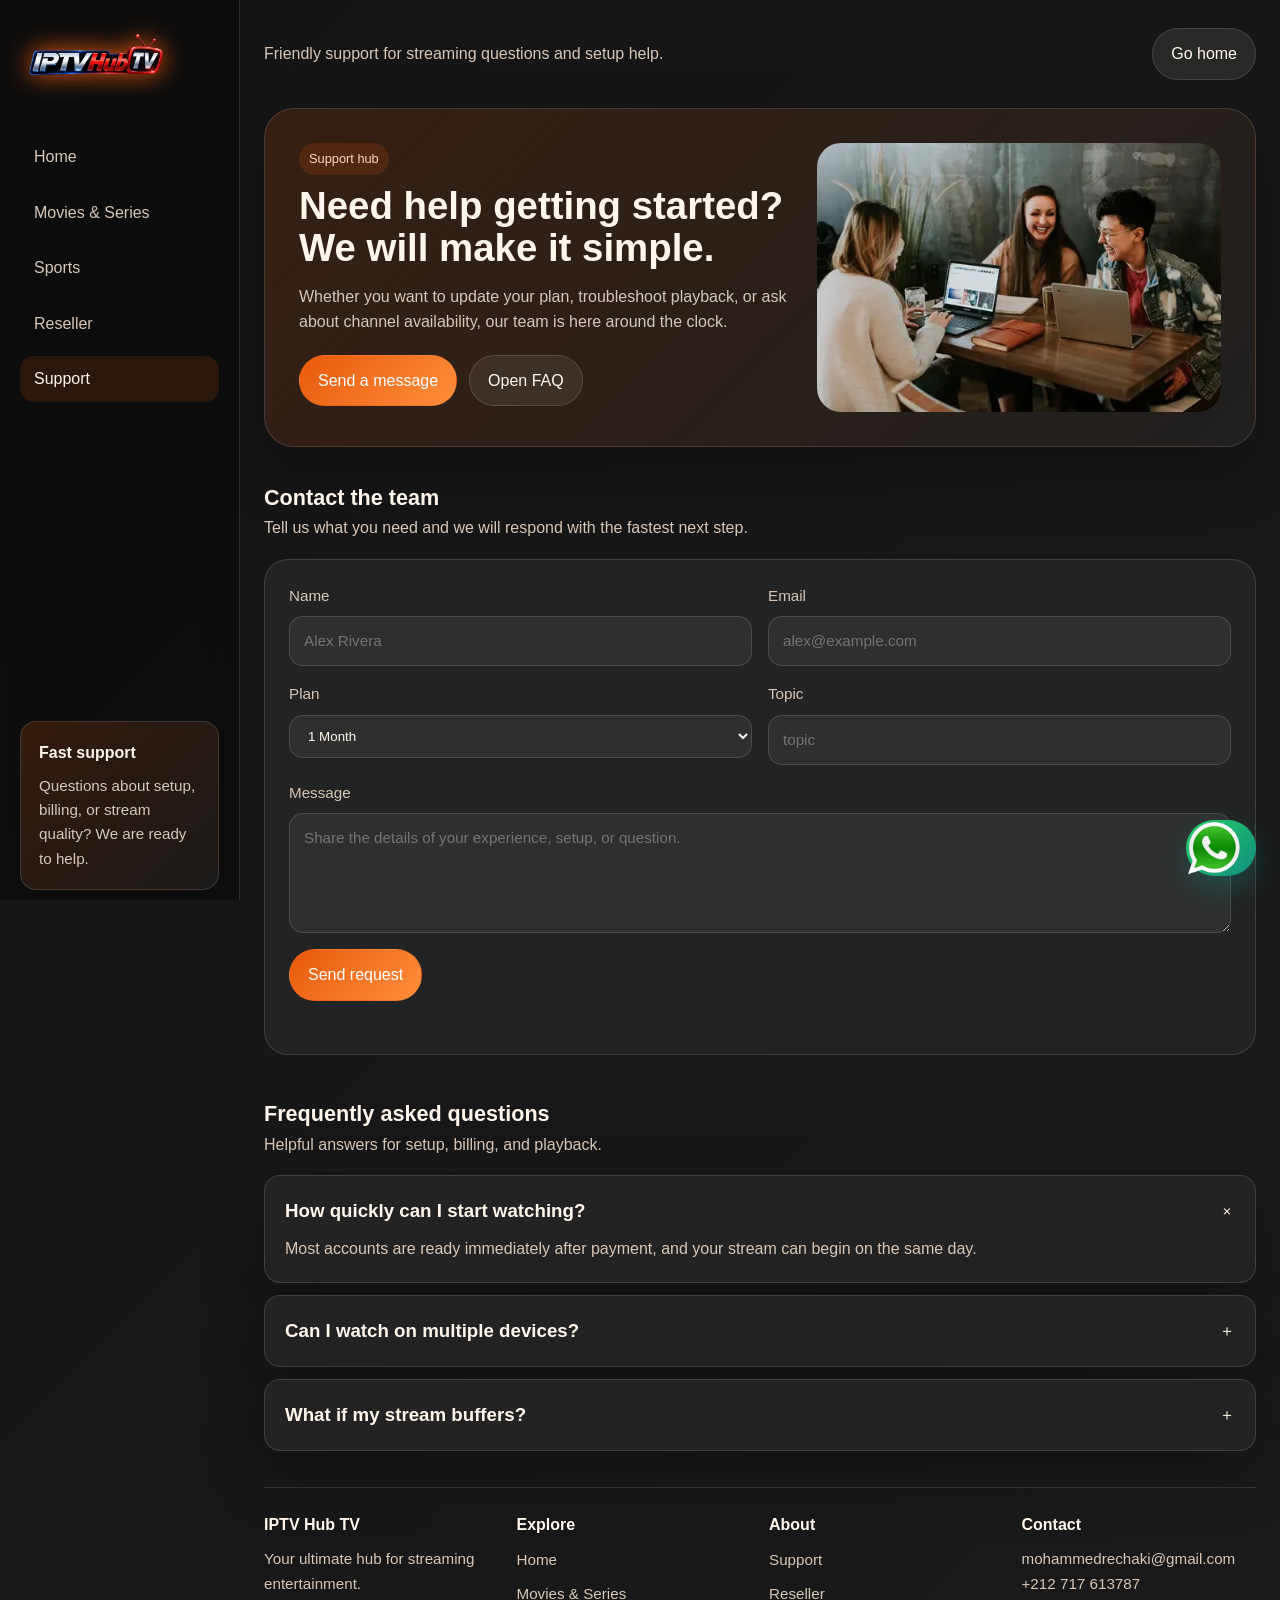
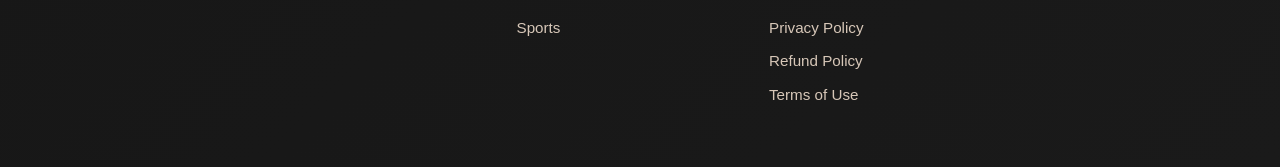
<file: contact.html>
<!DOCTYPE html>
<html lang="en">

<head>
  <meta charset="UTF-8" />
  <meta name="viewport" content="width=device-width, initial-scale=1.0" />
  <title>Support | IPTV Hub TV</title>
  <meta name="description"
    content="Get support, browse frequently asked questions, and reach out to the IPTV Hub TV team." /> 
  <link rel="canonical" href="https://iptvhubtv.com/contact" />
  <link rel="stylesheet" href="assets/styles.css" />

  <link rel="icon" type="image/png" href="favicon/favicon-96x96.png" sizes="96x96" />
  <link rel="icon" type="image/svg+xml" href="favicon/favicon.svg" />
  <link rel="shortcut icon" href="favicon/favicon.ico" />
  <link rel="apple-touch-icon" sizes="180x180" href="favicon/apple-touch-icon.png" />
  <meta name="apple-mobile-web-app-title" content="IptvHubTv" />
  <link rel="manifest" href="favicon/site.webmanifest" />

  <script type="application/ld+json">
    {
      "@context": "https://schema.org",
      "@graph": [{
        "@type": "WebPage",
        "url": "https://iptvhubtv.com/contact",
        "name": "Support | IPTV Hub TV",
        "description": "Get support, browse frequently asked questions, and reach out to the IPTV Hub TV team.",
        "isPartOf": {
          "@id": "https://iptvhubtv.com/#website"
        }
        },
        {
          "@type": "BreadcrumbList",
          "itemListElement": [
            { "@type": "ListItem", "position": 1, "name": "Home", "item": "https://iptvhubtv.com/" },
            { "@type": "ListItem", "position": 2, "name": "Support" }
          ]
        },
        {
          "@type": "FAQPage",
          "mainEntity": [
            {
              "@type": "Question",
              "name": "How quickly can I start watching?",
              "acceptedAnswer": { "@type": "Answer", "text": "Most accounts are ready immediately after payment, and your stream can begin on the same day." }
            },
            {
              "@type": "Question",
              "name": "Can I watch on multiple devices?",
              "acceptedAnswer": { "@type": "Answer", "text": "Premium and Family plans support multi-device viewing so your home can stream at once." }
            },
            {
              "@type": "Question",
              "name": "What if my stream buffers?",
              "acceptedAnswer": { "@type": "Answer", "text": "Try switching networks or refreshing the app. Our support team can also help you optimize settings." }
            }
          ]
        }
      ]
    }
    </script>
</head>

<body>
  <div class="page-shell">
    <aside class="sidebar">
      <a class="brand" href="/"><img src="assets/img/logo.webp" alt="IPTV Hub TV Logo" width="100" height="100" /></a>
      <button class="mobile-toggle" aria-label="Toggle navigation" type="button">
        <span></span>
        <span></span>
        <span></span>
      </button>
      <nav class="nav-links">
        <a href="/">Home</a>
        <a href="/movies">Movies &amp; Series</a>
        <a href="/sports">Sports</a>
        <a href="/reseller">Reseller</a>
        <a class="active" href="/contact">Support</a>
      </nav>
      <div class="sidebar-card">
        <h3>Fast support</h3>
        <p>Questions about setup, billing, or stream quality? We are ready to help.</p>
      </div>
    </aside>

    <main class="content">
      <header class="topbar">
        <p>Friendly support for streaming questions and setup help.</p>
        <a class="btn btn-secondary" href="/">Go home</a>
      </header>

      <section class="hero">
        <div>
          <span class="badge">Support hub</span>
          <h1>Need help getting started? We will make it simple.</h1>
          <p class="lead">Whether you want to update your plan, troubleshoot playback, or ask about channel
            availability, our team is here around the clock.</p>
          <div class="hero-actions">
            <a class="btn btn-primary" href="#contact-form">Send a message</a>
            <a class="btn btn-secondary" href="#faq">Open FAQ</a>
          </div>
        </div>
        <div class="hero-media">
          <img src="assets/img/support.webp" alt="Customer support services" />
        </div>
      </section>

      <section class="section" id="contact-form">
        <div class="section-heading">
          <div>
            <h2>Contact the team</h2>
            <p>Tell us what you need and we will respond with the fastest next step.</p>
          </div>
        </div>
        <div class="form-card">
          <form id="contact-form-spree" class="form-grid" action="https://formspree.io/f/meajgwez" method="POST">
            <label>
              Name
              <input type="text" name="name" placeholder="Alex Rivera" required />
            </label>
            <label>
              Email
              <input type="email" name="email" placeholder="alex@example.com" required />
            </label>
            <label>
              Plan
              <select name="plan">
                <option value="1 Month">1 Month</option>
                <option value="3 Months">3 Months</option>
                <option value="12 Months">12 Months</option>
              </select>
            </label>
            <label>
              Topic
              <input type="text" name="topic" placeholder="topic" />
            </label>
            <label style="grid-column: 1 / -1;">
              Message
              <textarea name="message" placeholder="Share the details of your experience, setup, or question."
                required></textarea>
            </label>
            <div style="grid-column: 1 / -1;">
              <button class="btn btn-primary" type="submit">Send request</button>
              <p class="status-message" id="contact-status"></p>
            </div>
          </form>
        </div>
      </section>

      <section class="section" id="faq">
        <div class="section-heading">
          <div>
            <h2>Frequently asked questions</h2>
            <p>Helpful answers for setup, billing, and playback.</p>
          </div>
        </div>
        <div class="faq-list">
          <article class="faq-item active">
            <header>
              <h3>How quickly can I start watching?</h3>
              <span class="faq-icon">＋</span>
            </header>
            <div class="faq-answer">
              <p>Most accounts are ready immediately after payment, and your stream can begin on the same day.</p>
            </div>
          </article>
          <article class="faq-item">
            <header>
              <h3>Can I watch on multiple devices?</h3>
              <span class="faq-icon">＋</span>
            </header>
            <div class="faq-answer">
              <p>Premium and Family plans support multi-device viewing so your home can stream at once.</p>
            </div>
          </article>
          <article class="faq-item">
            <header>
              <h3>What if my stream buffers?</h3>
              <span class="faq-icon">＋</span>
            </header>
            <div class="faq-answer">
              <p>Try switching networks or refreshing the app. Our support team can also help you optimize settings.</p>
            </div>
          </article>
        </div>
      </section>

      <footer class="site-footer">
        <div>
          <h3>IPTV Hub TV</h3>
          <p>Your ultimate hub for streaming entertainment.</p>
        </div>
        <div>
          <h3>Explore</h3>
          <ul>
            <li><a href="/">Home</a></li>
            <li><a href="/movies">Movies &amp; Series</a></li>
            <li><a href="/sports">Sports</a></li>
          </ul>
        </div>
        <div>
          <h3>About</h3>
          <ul>
            <li><a href="/contact">Support</a></li>
            <li><a href="/reseller">Reseller</a></li>
            <li><a href="/privacy-policy">Privacy Policy</a></li>
            <li><a href="/refund-policy">Refund Policy</a></li>
            <li><a href="/terms-of-use">Terms of Use</a></li>
          </ul>
        </div>
        <div>
          <h3>Contact</h3>
          <address style="font-style: normal; color: var(--muted);">
            <p>mohammedrechaki@gmail.com</p>
            <p>+212 717 613787</p>
          </address>
        </div>
      </footer>
    </main>
  </div>

  <a class="whatsapp-float" href="https://wa.me/212717613787?text=Hello%2C%20I%20have%20a%20support%20question."
    target="_blank" rel="noreferrer" aria-label="Contact us on WhatsApp">
    <span class="whatsapp-label">Chat on WhatsApp</span>
    <img src="assets/img/icons/logo-whatsapp.webp" alt="WhatsApp Icon" />
  </a>
  <script>
    window.addEventListener("DOMContentLoaded", function () {
      var form = document.getElementById("contact-form-spree");
      var status = document.getElementById("contact-status");

      function success() {
        form.reset();
        status.innerHTML = "Thanks for your submission! We'll get back to you shortly.";
      }

      function error() {
        status.innerHTML = "Oops! There was a problem submitting your form.";
      }

      form.addEventListener("submit", function (ev) {
        ev.preventDefault();
        var data = new FormData(form);
        fetch(form.action, {
          method: form.method,
          body: data,
          headers: {
            'Accept': 'application/json'
          }
        }).then(response => {
          if (response.ok) {
            success();
          } else {
            response.json().then(data => {
              if (Object.hasOwn(data, 'errors')) {
                status.innerHTML = data["errors"].map(error => error["message"]).join(", ")
              } else {
                error();
              }
            })
          }
        }).catch(error => {
          error();
        });
      });

      const urlParams = new URLSearchParams(window.location.search);
      const plan = urlParams.get('plan');
      if (plan) {
        form.querySelector('select[name="plan"]').value = plan;
      }
    });
  </script>
  <script src="assets/script.js"></script>
</body>

</html>
</file>
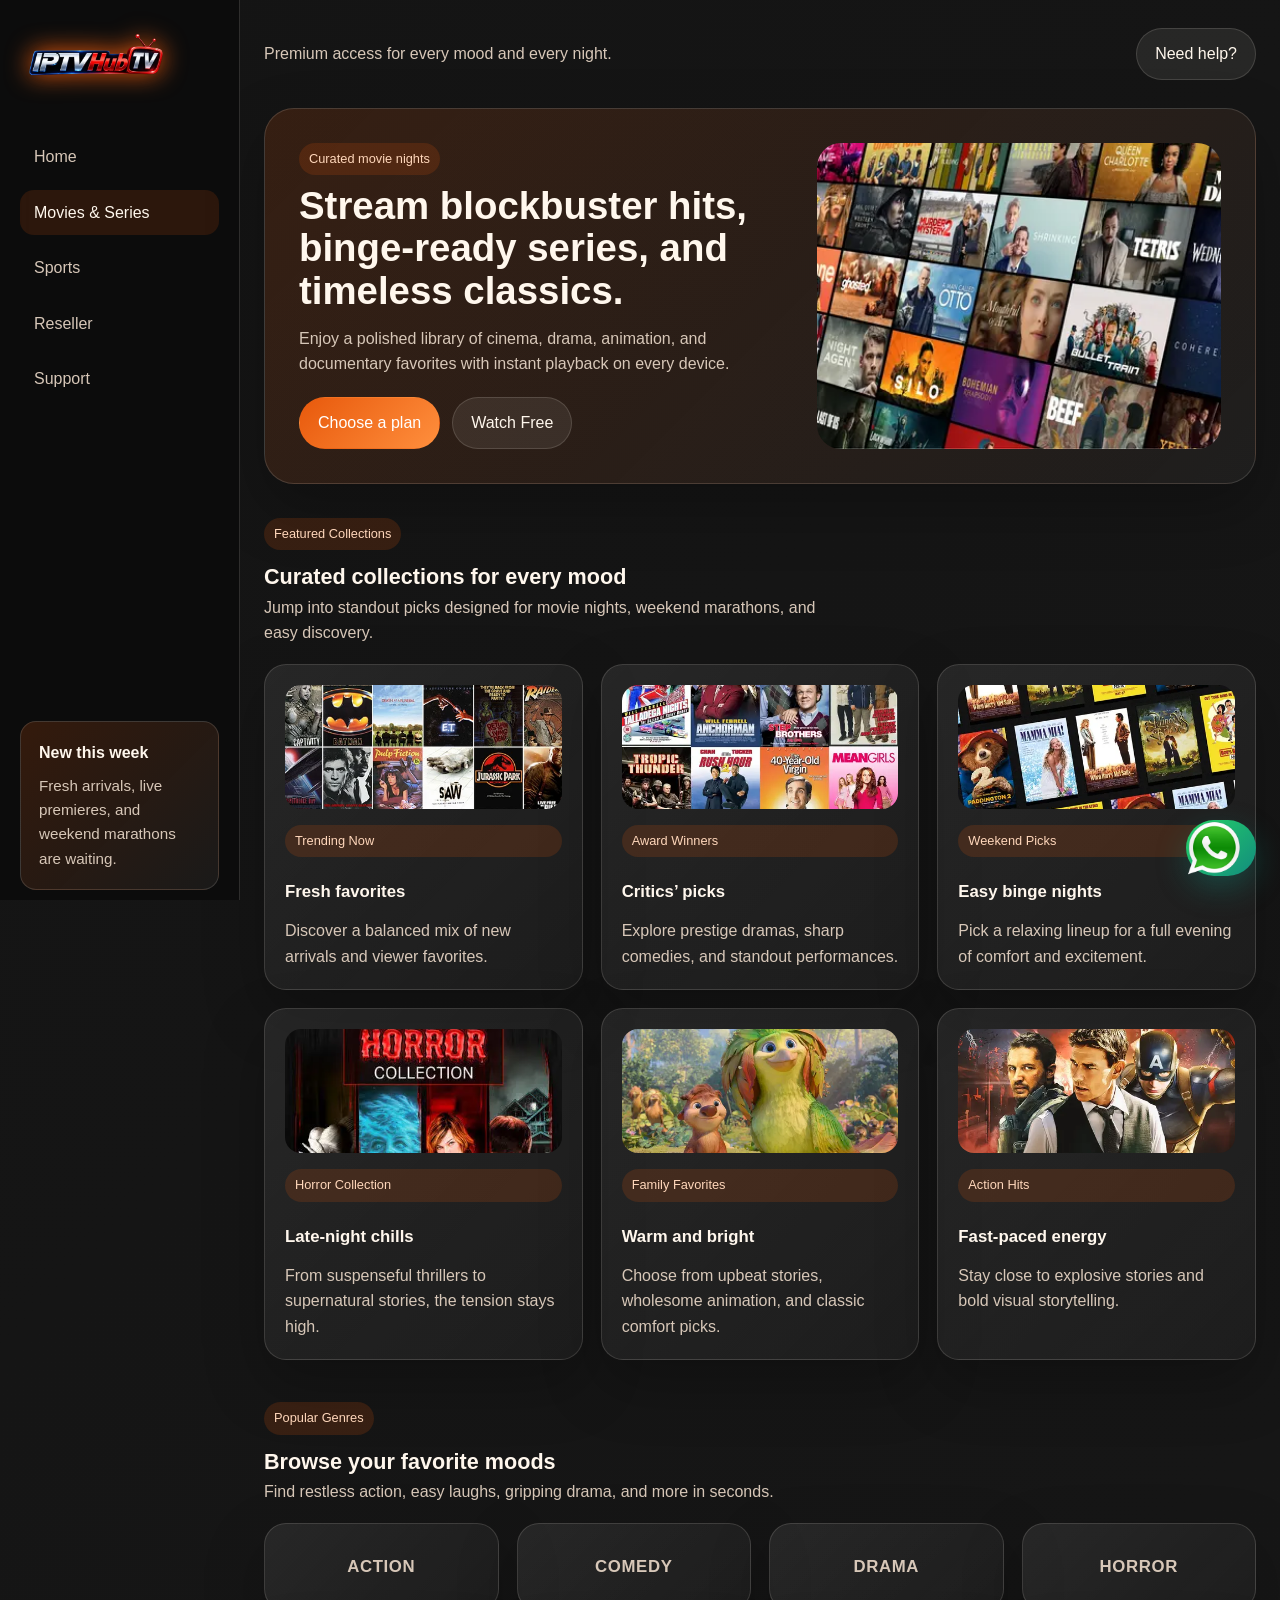
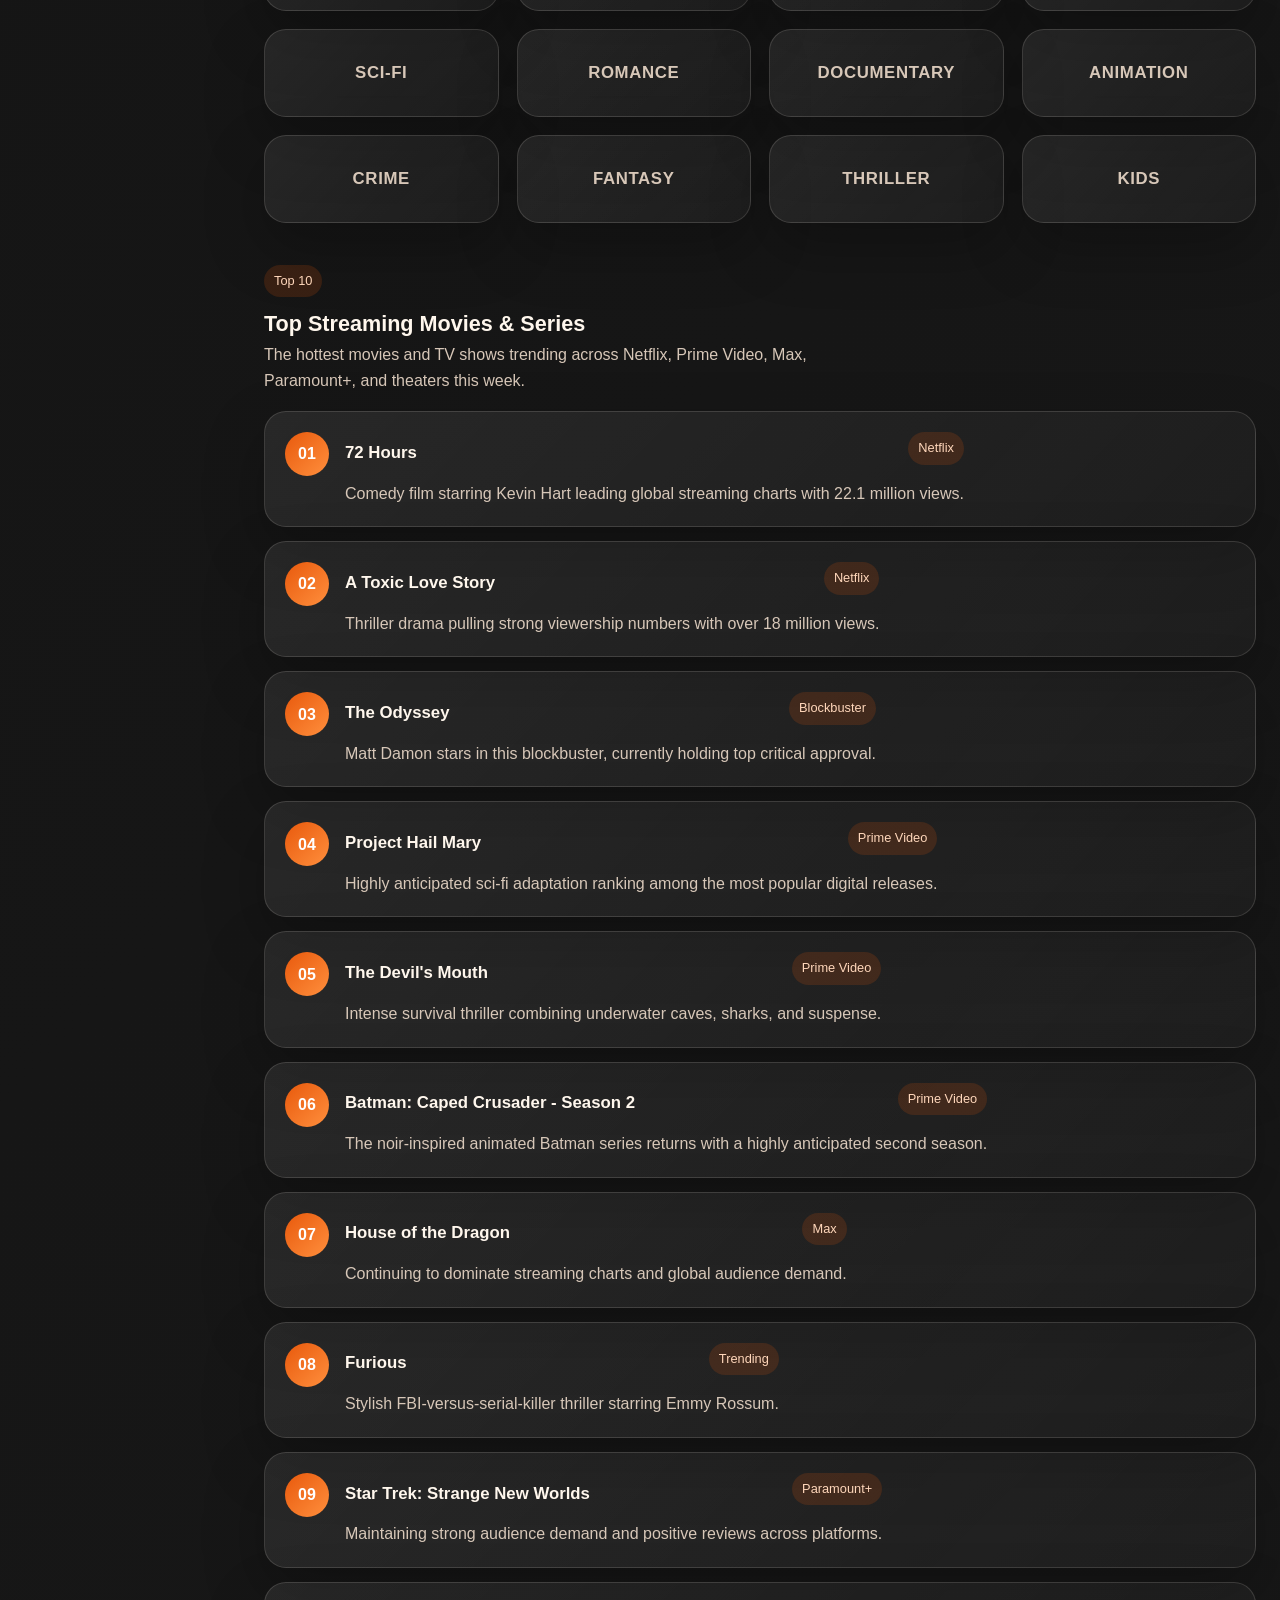
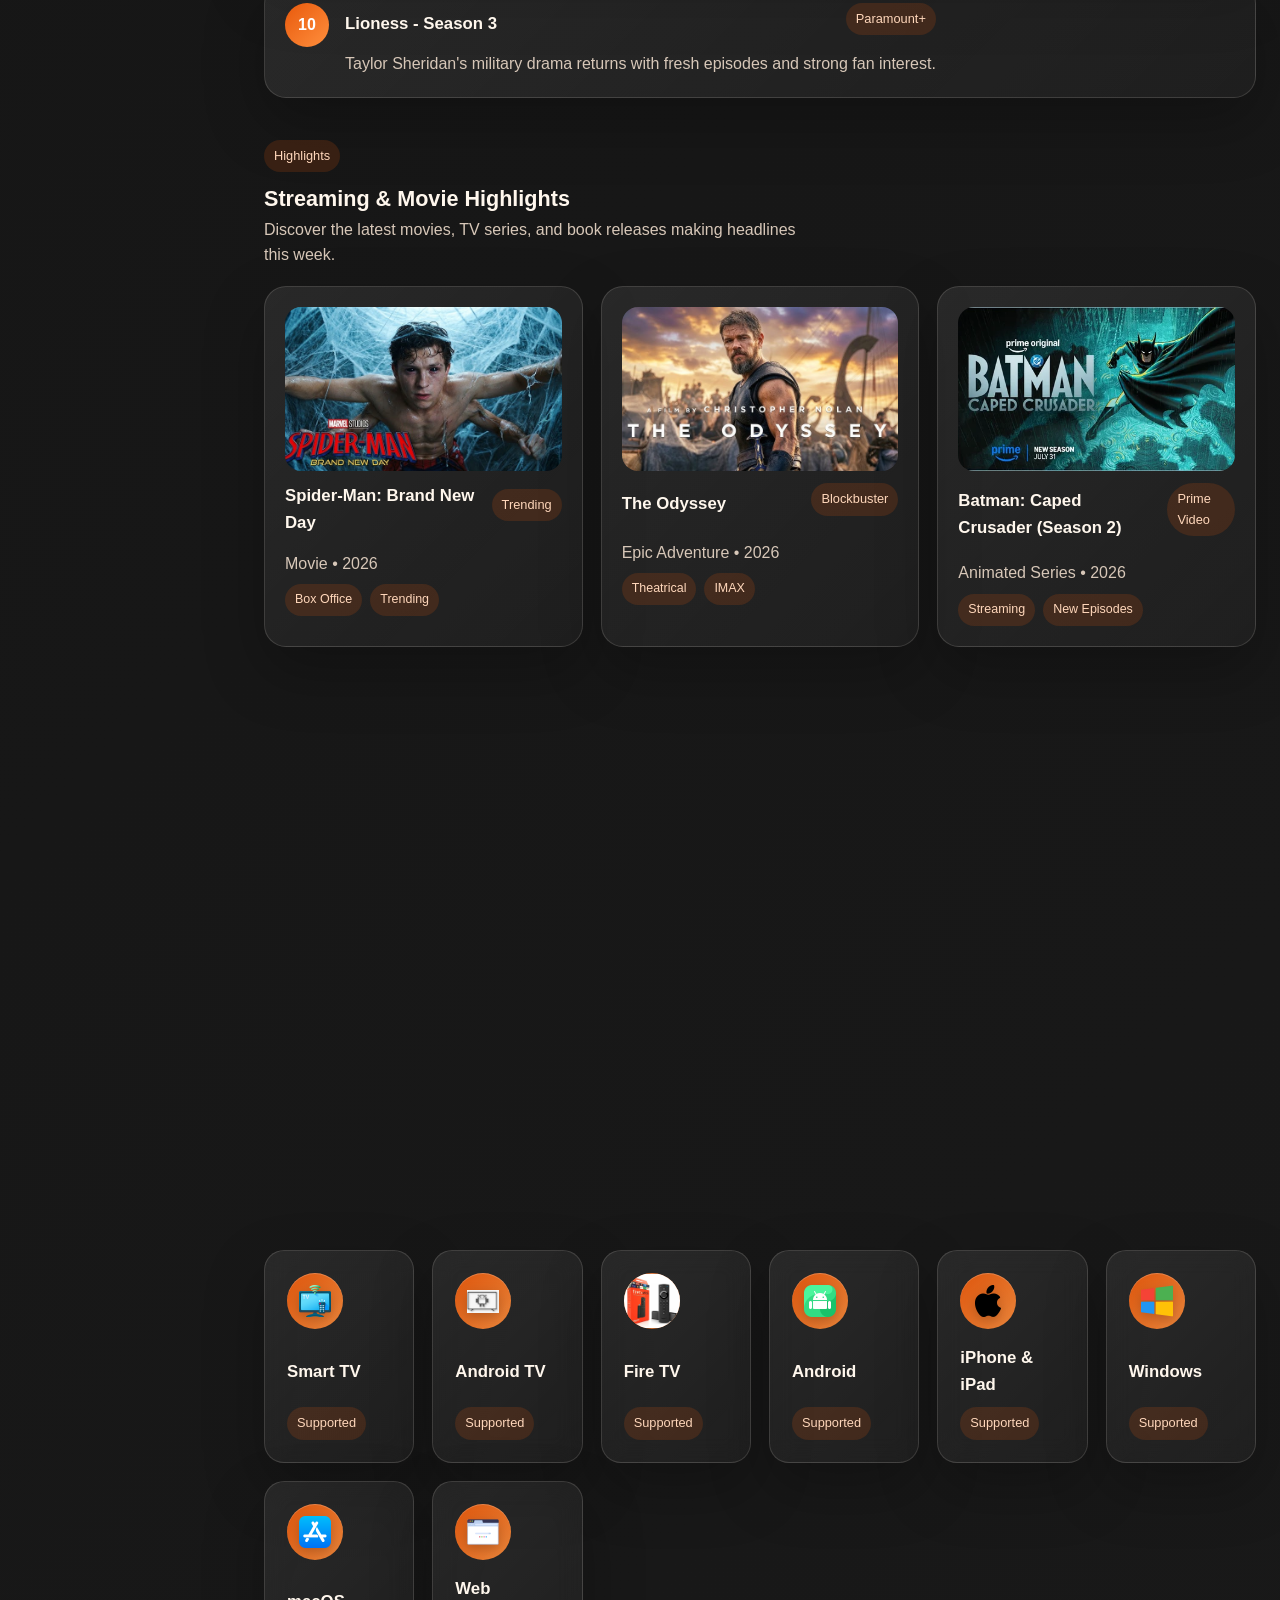
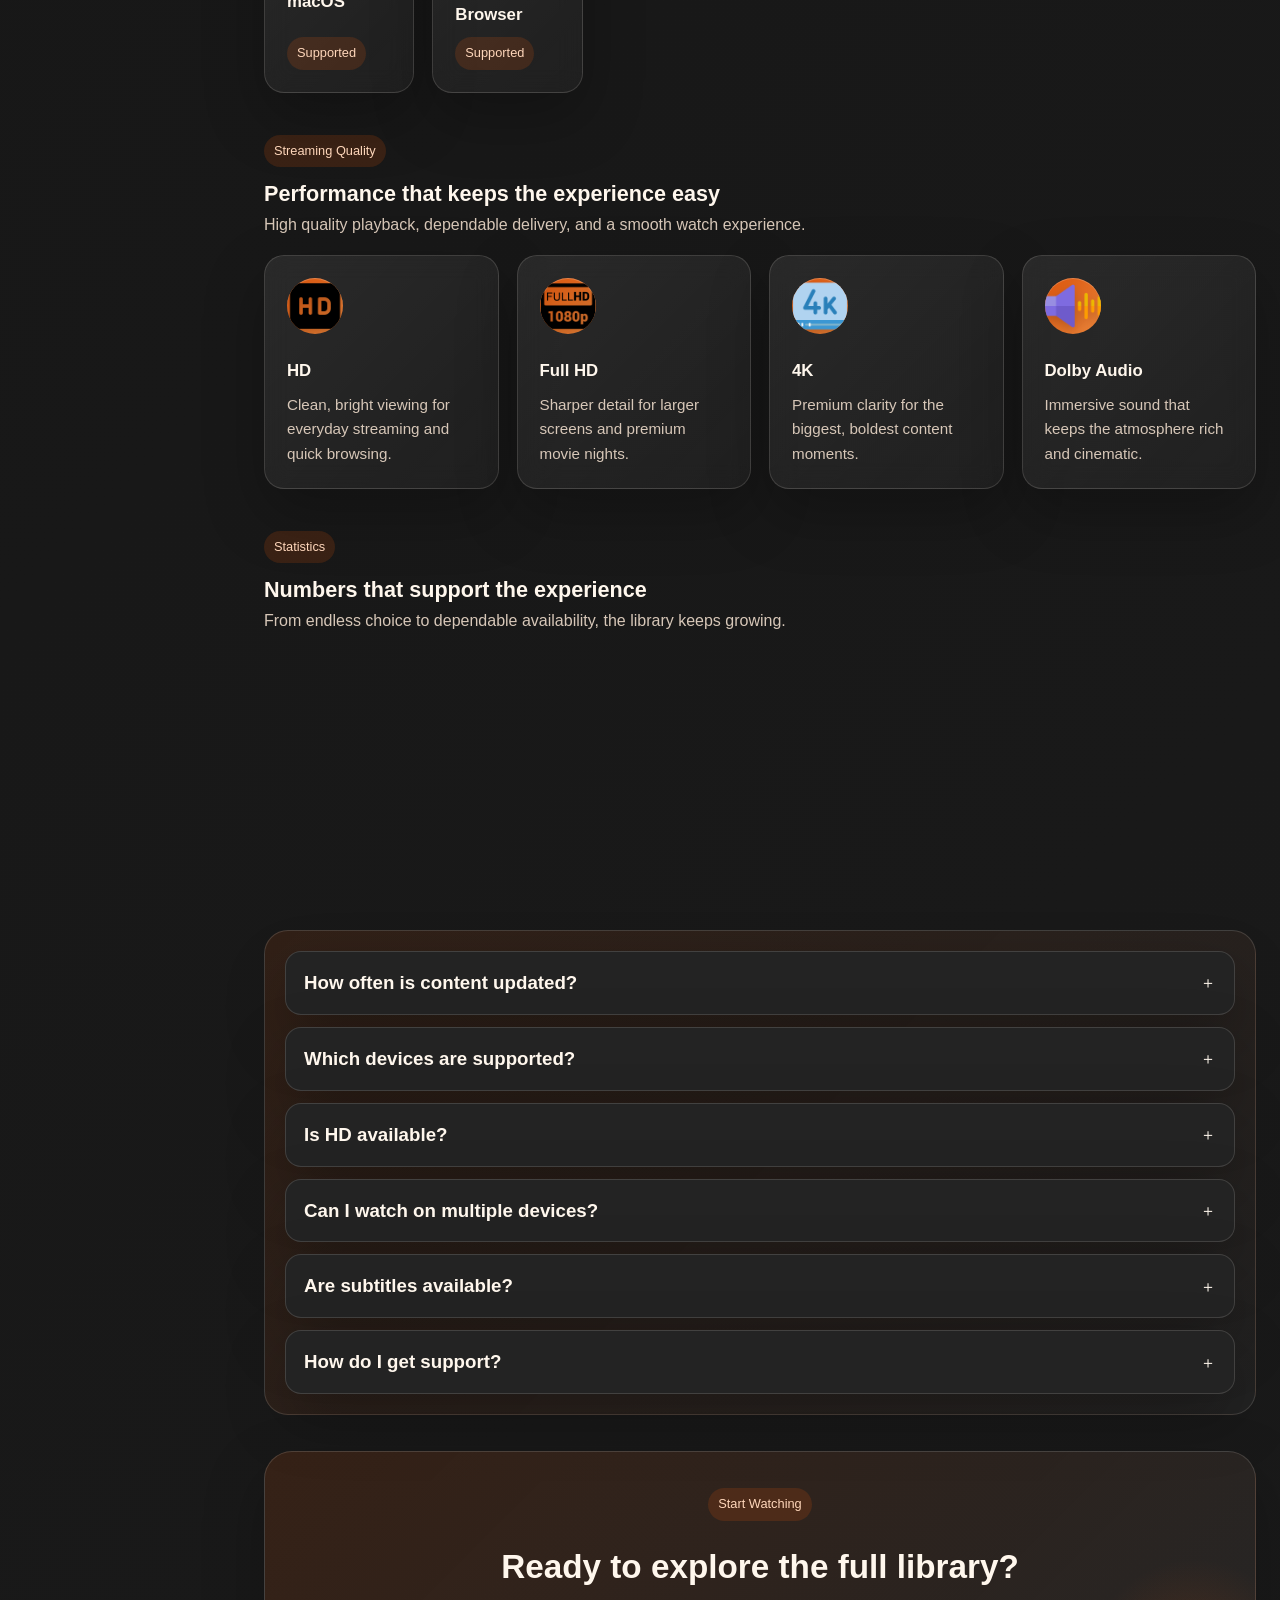
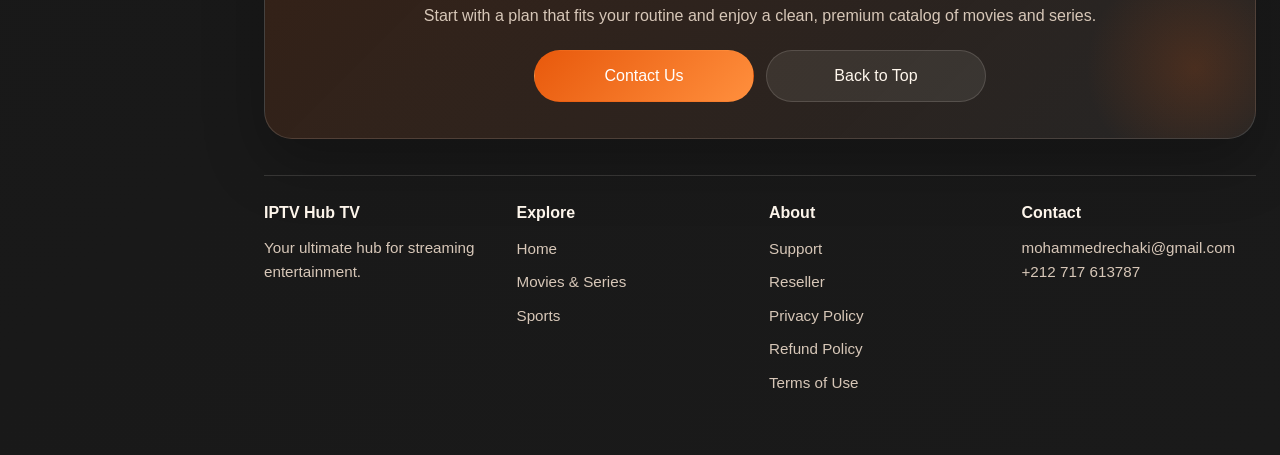
<file: movies.html>
<!DOCTYPE html>
<html lang="en">

<head>
  <meta charset="UTF-8" />
  <meta name="viewport" content="width=device-width, initial-scale=1.0" />
  <title>Movies &amp; Series | IPTV Hub TV</title>
  <meta name="description"
    content="Browse premium movie and series bundles with instant access to top-rated entertainment." /> 
  <link rel="canonical" href="https://iptvhubtv.com/movies" />
  <link rel="stylesheet" href="assets/styles.css" />

  <link rel="icon" type="image/png" href="favicon/favicon-96x96.png" sizes="96x96" />
  <link rel="icon" type="image/svg+xml" href="favicon/favicon.svg" />
  <link rel="shortcut icon" href="favicon/favicon.ico" />
  <link rel="apple-touch-icon" sizes="180x180" href="favicon/apple-touch-icon.png" />
  <meta name="apple-mobile-web-app-title" content="IptvHubTv" />
  <link rel="manifest" href="favicon/site.webmanifest" />

  <script type="application/ld+json">
  {
    "@context": "https://schema.org",
    "@graph": [{
      "@type": "WebPage",
      "url": "https://iptvhubtv.com/movies",
      "name": "Movies & Series | IPTV Hub TV",
      "description": "Browse premium movie and series bundles with instant access to top-rated entertainment.",
      "isPartOf": {
        "@id": "https://iptvhubtv.com/#website"
      }
      },
      {
        "@type": "BreadcrumbList",
        "itemListElement": [
          {
            "@type": "ListItem",
            "position": 1,
            "name": "Home",
            "item": "https://iptvhubtv.com/"
          },
          { "@type": "ListItem", "position": 2, "name": "Movies & Series" }
        ]
      },
      {
        "@type": "ItemList",
        "name": "Top 10 Streaming Movies & Series",
        "description": "The hottest movies and TV shows trending across Netflix, Prime Video, Max, Paramount+, and theaters this week.",
        "itemListElement": [
          {
            "@type": "ListItem",
            "position": 1,
            "item": {
              "@type": "Movie",
              "name": "72 Hours",
              "image": "https://iptvhubtv.com/assets/img/movies/collections/action-movies.webp"
            }
          },
          {
            "@type": "ListItem",
            "position": 2,
            "item": {
              "@type": "Movie",
              "name": "A Toxic Love Story",
              "image": "https://iptvhubtv.com/assets/img/movies/collections/horror-movies.webp"
            }
          },
          {
            "@type": "ListItem",
            "position": 3,
            "item": {
              "@type": "Movie",
              "name": "The Odyssey",
              "image": "https://iptvhubtv.com/assets/img/movies/The%20Odyssey.jpg"
            }
          },
          {
            "@type": "ListItem",
            "position": 4,
            "item": {
              "@type": "Movie",
              "name": "Project Hail Mary",
              "image": "https://iptvhubtv.com/assets/img/movies/collections/Fresh%20favorites.webp"
            }
          },
          {
            "@type": "ListItem",
            "position": 5,
            "item": {
              "@type": "Movie",
              "name": "The Devil's Mouth",
              "image": "https://iptvhubtv.com/assets/img/movies/collections/horror-movies.webp"
            }
          },
          { "@type": "ListItem", "position": 6, "item": { "@type": "TVEpisode", "partOfSeries": { "@type": "TVSeries", "name": "Batman: Caped Crusader" }, "name": "Season 2", "image": "https://iptvhubtv.com/assets/img/movies/Batman-Caped-Crusader.webp" } },
          { "@type": "ListItem", "position": 7, "item": { "@type": "TVSeries", "name": "House of the Dragon" } },
          {
            "@type": "ListItem",
            "position": 8,
            "item": {
              "@type": "Movie",
              "name": "Furious",
              "image": "https://iptvhubtv.com/assets/img/movies/collections/action-movies.webp"
            }
          },
          { "@type": "ListItem", "position": 9, "item": { "@type": "TVSeries", "name": "Star Trek: Strange New Worlds" } },
          { "@type": "ListItem", "position": 10, "item": { "@type": "TVSeries", "name": "Lioness" } }
        ]
      },
      {
        "@type": "FAQPage",
        "mainEntity": [
          {
            "@type": "Question",
            "name": "How often is content updated?",
            "acceptedAnswer": {
              "@type": "Answer",
              "text": "New titles are added regularly so the library stays fresh and easy to revisit."
            }
          },
          {
            "@type": "Question",
            "name": "Which devices are supported?",
            "acceptedAnswer": {
              "@type": "Answer",
              "text": "Our library works across Smart TVs, Android boxes, Fire TV, phones, tablets, and desktop browsers."
            }
          },
          {
            "@type": "Question",
            "name": "Is HD available?",
            "acceptedAnswer": {
              "@type": "Answer",
              "text": "Yes. Most titles are available in HD, with many also offered in Full HD and 4K."
            }
          },
          {
            "@type": "Question",
            "name": "Can I watch on multiple devices?",
            "acceptedAnswer": {
              "@type": "Answer",
              "text": "Yes. Multi-device support is available depending on your selected plan and setup."
            }
          },
          {
            "@type": "Question",
            "name": "Are subtitles available?",
            "acceptedAnswer": {
              "@type": "Answer",
              "text": "Many titles include subtitle options so you can tailor playback to your preference."
            }
          },
          {
            "@type": "Question",
            "name": "How do I get support?",
            "acceptedAnswer": {
              "@type": "Answer",
              "text": "Use the support contact page for quick help with setup, account access, or playback questions."
            }
          }
        ]
      }
    ]
  }
  </script>
</head>

<body>
  <div class="page-shell">
    <aside class="sidebar">
      <a class="brand" href="/"><img src="assets/img/logo.webp" alt="IPTV Hub TV Logo" /></a>
      <button class="mobile-toggle" aria-label="Toggle navigation" type="button">
        <span></span>
        <span></span>
        <span></span>
      </button>
      <nav class="nav-links">
        <a href="/">Home</a>
        <a class="active" href="movies.html">Movies &amp; Series</a>
        <a href="sports.html">Sports</a>
        <a href="reseller.html">Reseller</a>
        <a href="contact.html">Support</a>
      </nav>
      <div class="sidebar-card">
        <h3>New this week</h3>
        <p>Fresh arrivals, live premieres, and weekend marathons are waiting.</p>
      </div>
    </aside>

    <main class="content">
      <header class="topbar">
        <p>Premium access for every mood and every night.</p>
        <a class="btn btn-secondary" href="/contact">Need help?</a>
      </header>

      <section class="hero">
        <div>
          <span class="badge">Curated movie nights</span>
          <h1>Stream blockbuster hits, binge-ready series, and timeless classics.</h1>
          <p class="lead">Enjoy a polished library of cinema, drama, animation, and documentary favorites with instant
            playback on every device.</p>
          <div class="hero-actions">
            <a class="btn btn-primary" href="/#plans">Choose a plan</a>
            <a class="btn btn-secondary"
              href="https://wa.me/212717613787?text=Hello%2C%20I'm%20interested%20in%20a%20free%20trial%20to%20watch%20movies.">Watch
              Free</a>
          </div>
        </div>
        <div class="hero-media">
          <img src="assets/img/movies/movies-series.webp" alt="Movie night at home" />
        </div>
      </section>

      <section class="section">
        <div class="section-heading reveal" style="--delay: 0.05s;">
          <div>
            <span class="badge">Featured Collections</span>
            <h2>Curated collections for every mood</h2>
            <p>Jump into standout picks designed for movie nights, weekend marathons, and easy discovery.</p>
          </div>
        </div>
        <div class="card-grid">
          <article class="collection-card reveal" style="--delay: 0.08s;">
            <div class="collection-visual collection-visual-1">
              <img src="assets/img/movies/collections/Fresh favorites.webp"
                alt="A collection of fresh favorite movies" />
            </div>
            <span class="badge">Trending Now</span>
            <h3>Fresh favorites</h3>
            <p>Discover a balanced mix of new arrivals and viewer favorites.</p>
          </article>
          <article class="collection-card reveal" style="--delay: 0.12s;">
            <div class="collection-visual collection-visual-2">
              <img src="assets/img/movies/collections/sharp comedies.webp"
                alt="A collection of sharp and witty comedies" />
            </div>
            <span class="badge">Award Winners</span>
            <h3>Critics’ picks</h3>
            <p>Explore prestige dramas, sharp comedies, and standout performances.</p>
          </article>
          <article class="collection-card reveal" style="--delay: 0.16s;">
            <div class="collection-visual collection-visual-3">
              <img src="assets/img/movies/collections/relaxing-movies.webp"
                alt="A collection of relaxing movies for a weekend marathon" />
            </div>
            <span class="badge">Weekend Picks</span>
            <h3>Easy binge nights</h3>
            <p>Pick a relaxing lineup for a full evening of comfort and excitement.</p>
          </article>
          <article class="collection-card reveal" style="--delay: 0.2s;">
            <div class="collection-visual collection-visual-4">
              <img src="assets/img/movies/collections/horror-movies.webp"
                alt="A collection of horror and thriller movies for late-night chills" />
            </div>
            <span class="badge">Horror Collection</span>
            <h3>Late-night chills</h3>
            <p>From suspenseful thrillers to supernatural stories, the tension stays high.</p>
          </article>
          <article class="collection-card reveal" style="--delay: 0.24s;">
            <div class="collection-visual collection-visual-5">
              <img src="assets/img/movies/collections/family-movies.webp"
                alt="A collection of warm and bright family-friendly movies" />
            </div>
            <span class="badge">Family Favorites</span>
            <h3>Warm and bright</h3>
            <p>Choose from upbeat stories, wholesome animation, and classic comfort picks.</p>
          </article>
          <article class="collection-card reveal" style="--delay: 0.28s;">
            <div class="collection-visual collection-visual-6">
              <img src="assets/img/movies/collections/action-movies.webp"
                alt="A collection of fast-paced and energetic action movies" />
            </div>
            <span class="badge">Action Hits</span>
            <h3>Fast-paced energy</h3>
            <p>Stay close to explosive stories and bold visual storytelling.</p>
          </article>
        </div>
      </section>

      <section class="section" id="catalog">
        <div class="section-heading reveal" style="--delay: 0.05s;">
          <div>
            <span class="badge">Popular Genres</span>
            <h2>Browse your favorite moods</h2>
            <p>Find restless action, easy laughs, gripping drama, and more in seconds.</p>
          </div>
        </div>
        <div class="genre-grid">
          <article class="genre-card reveal" style="--delay: 0.06s;"><span>Action</span></article>
          <article class="genre-card reveal" style="--delay: 0.09s;"><span>Comedy</span></article>
          <article class="genre-card reveal" style="--delay: 0.12s;"><span>Drama</span></article>
          <article class="genre-card reveal" style="--delay: 0.15s;"><span>Horror</span></article>
          <article class="genre-card reveal" style="--delay: 0.18s;"><span>Sci-Fi</span></article>
          <article class="genre-card reveal" style="--delay: 0.21s;"><span>Romance</span></article>
          <article class="genre-card reveal" style="--delay: 0.24s;"><span>Documentary</span></article>
          <article class="genre-card reveal" style="--delay: 0.27s;"><span>Animation</span></article>
          <article class="genre-card reveal" style="--delay: 0.3s;"><span>Crime</span></article>
          <article class="genre-card reveal" style="--delay: 0.33s;"><span>Fantasy</span></article>
          <article class="genre-card reveal" style="--delay: 0.36s;"><span>Thriller</span></article>
          <article class="genre-card reveal" style="--delay: 0.39s;"><span>Kids</span></article>
        </div>
      </section>

      <section class="section">
        <div class="section-heading reveal" style="--delay: 0.05s;">
          <div>
            <span class="badge">Top 10</span>
            <h2>Top Streaming Movies & Series</h2>
            <p>The hottest movies and TV shows trending across Netflix, Prime Video, Max, Paramount+, and theaters this
              week.</p>
          </div>
        </div>
        <ol class="ranked-list">
          <li class="rank-card reveal" style="--delay: 0.08s;">
            <span class="rank-number">01</span>
            <div>
              <div class="rank-top">
                <h3>72 Hours</h3>
                <span class="badge">Netflix</span>
              </div>
              <p>Comedy film starring Kevin Hart leading global streaming charts with 22.1 million views.</p>
            </div>
          </li>

          <li class="rank-card reveal" style="--delay: 0.12s;">
            <span class="rank-number">02</span>
            <div>
              <div class="rank-top">
                <h3>A Toxic Love Story</h3>
                <span class="badge">Netflix</span>
              </div>
              <p>Thriller drama pulling strong viewership numbers with over 18 million views.</p>
            </div>
          </li>

          <li class="rank-card reveal" style="--delay: 0.16s;">
            <span class="rank-number">03</span>
            <div>
              <div class="rank-top">
                <h3>The Odyssey</h3>
                <span class="badge">Blockbuster</span>
              </div>
              <p>Matt Damon stars in this blockbuster, currently holding top critical approval.</p>
            </div>
          </li>

          <li class="rank-card reveal" style="--delay: 0.20s;">
            <span class="rank-number">04</span>
            <div>
              <div class="rank-top">
                <h3>Project Hail Mary</h3>
                <span class="badge">Prime Video</span>
              </div>
              <p>Highly anticipated sci-fi adaptation ranking among the most popular digital releases.</p>
            </div>
          </li>

          <li class="rank-card reveal" style="--delay: 0.24s;">
            <span class="rank-number">05</span>
            <div>
              <div class="rank-top">
                <h3>The Devil's Mouth</h3>
                <span class="badge">Prime Video</span>
              </div>
              <p>Intense survival thriller combining underwater caves, sharks, and suspense.</p>
            </div>
          </li>

          <li class="rank-card reveal" style="--delay: 0.28s;">
            <span class="rank-number">06</span>
            <div>
              <div class="rank-top">
                <h3>Batman: Caped Crusader - Season 2</h3>
                <span class="badge">Prime Video</span>
              </div>
              <p>The noir-inspired animated Batman series returns with a highly anticipated second season.</p>
            </div>
          </li>

          <li class="rank-card reveal" style="--delay: 0.32s;">
            <span class="rank-number">07</span>
            <div>
              <div class="rank-top">
                <h3>House of the Dragon</h3>
                <span class="badge">Max</span>
              </div>
              <p>Continuing to dominate streaming charts and global audience demand.</p>
            </div>
          </li>

          <li class="rank-card reveal" style="--delay: 0.36s;">
            <span class="rank-number">08</span>
            <div>
              <div class="rank-top">
                <h3>Furious</h3>
                <span class="badge">Trending</span>
              </div>
              <p>Stylish FBI-versus-serial-killer thriller starring Emmy Rossum.</p>
            </div>
          </li>

          <li class="rank-card reveal" style="--delay: 0.40s;">
            <span class="rank-number">09</span>
            <div>
              <div class="rank-top">
                <h3>Star Trek: Strange New Worlds</h3>
                <span class="badge">Paramount+</span>
              </div>
              <p>Maintaining strong audience demand and positive reviews across platforms.</p>
            </div>
          </li>

          <li class="rank-card reveal" style="--delay: 0.44s;">
            <span class="rank-number">10</span>
            <div>
              <div class="rank-top">
                <h3>Lioness - Season 3</h3>
                <span class="badge">Paramount+</span>
              </div>
              <p>Taylor Sheridan's military drama returns with fresh episodes and strong fan interest.</p>
            </div>
          </li>
        </ol>
      </section>

      <section class="section">
        <div class="section-heading reveal" style="--delay: 0.05s;">
          <div>
            <span class="badge">Highlights</span>
            <h2>Streaming & Movie Highlights</h2>
            <p>Discover the latest movies, TV series, and book releases making headlines this week.</p>
          </div>
        </div>

        <div class="release-grid">
          <article class="release-card reveal" style="--delay: 0.08s;">
            <img src="assets/img/movies/spider-man-new-day.jpg" alt="Spider-Man: Brand New Day poster"
              class="release-poster" />
            <div class="release-body">
              <div class="release-top">
                <h3>Spider-Man: Brand New Day</h3>
                <span class="badge">Trending</span>
              </div>
              <p>Movie • 2026</p>
              <div class="release-tags">
                <span class="chip">Box Office</span>
                <span class="chip">Trending</span>
              </div>
            </div>
          </article>

          <article class="release-card reveal" style="--delay: 0.12s;">
            <img src="assets/img/movies/The Odyssey.jpg" alt="The Odyssey movie poster" class="release-poster" />
            <div class="release-body">
              <div class="release-top">
                <h3>The Odyssey</h3>
                <span class="badge">Blockbuster</span>
              </div>
              <p>Epic Adventure • 2026</p>
              <div class="release-tags">
                <span class="chip">Theatrical</span>
                <span class="chip">IMAX</span>
              </div>
            </div>
          </article>

          <article class="release-card reveal" style="--delay: 0.16s;">
            <img src="assets/img/movies/Batman-Caped-Crusader.webp" alt="Batman: Caped Crusader Season 2 poster"
              class="release-poster" />
            <div class="release-body">
              <div class="release-top">
                <h3>Batman: Caped Crusader (Season 2)</h3>
                <span class="badge">Prime Video</span>
              </div>
              <p>Animated Series • 2026</p>
              <div class="release-tags">
                <span class="chip">Streaming</span>
                <span class="chip">New Episodes</span>
              </div>
            </div>
          </article>
        </div>
      </section>

      <section class="section">
        <div class="section-heading reveal" style="--delay: 0.05s;">
          <div>
            <span class="badge">Why Choose Our Library</span>
            <h2>A polished catalog built for every viewer</h2>
            <p>Everything is designed to feel simple, fast, and easy to explore from the first click.</p>
          </div>
        </div>
        <div class="feature-grid">
          <article class="feature-card reveal" style="--delay: 0.08s;">
            <div class="feature-icon">
              <img src="assets/img/icons/features/international.webp" alt="International access icon" />
            </div>
            <h3>Thousands of titles</h3>
            <p>Browse a deep catalog spanning movies, series, kids content, and more.</p>
          </article>
          <article class="feature-card reveal" style="--delay: 0.12s;">
            <div class="feature-icon">
              <img src="assets/img/icons/features/4k.png" alt="4K and Full HD icon" style="scale: calc(1.3);" />
            </div>
            <h3>HD &amp; 4K quality</h3>
            <p>Enjoy crisp quality profiles tailored for every type of viewing session.</p>
          </article>
          <article class="feature-card reveal" style="--delay: 0.16s;">
            <div class="feature-icon">
              <img src="assets/img/icons/features/fast-time.webp" alt="Video on demand icon" />
            </div>
            <h3>Regular updates</h3>
            <p>Fresh content is added regularly so the library keeps feeling alive.</p>
          </article>
          <article class="feature-card reveal" style="--delay: 0.2s;">
            <div class="feature-icon">
              <img src="assets/img/icons/features/satisfied.webp" alt="Multi-device compatibility icon" />
            </div>
            <h3>Fast streaming</h3>
            <p>Quick playback and smooth navigation make every session feel effortless.</p>
          </article>
        </div>
      </section>

      <section class="section section-devices">
        <div class="section-heading reveal" style="--delay: 0.05s;">
          <div>
            <span class="badge">Device Compatibility</span>
            <h2>Watch across your favorite screens</h2>
            <p>Enjoy a consistent experience on living room displays, phones, tablets, and desktops.</p>
          </div>
        </div>
        <div class="device-grid">
          <article class="device-card reveal" style="--delay: 0.06s;">
            <div class="device-icon">
              <img src="assets/img/icons/devices/smart-tv.png" alt="Smart TV icon" />
            </div>
            <h3>Smart TV</h3>
            <span class="device-badge">Supported</span>
          </article>
          <article class="device-card reveal" style="--delay: 0.1s;">
            <div class="device-icon">
              <img src="assets/img/icons/devices/Android TV.jpeg" alt="Android TV icon" />
            </div>
            <h3>Android TV</h3>
            <span class="device-badge">Supported</span>
          </article>
          <article class="device-card reveal" style="--delay: 0.14s;">
            <div class="device-icon">
              <img src="assets/img/icons/devices/firestick.jpg" alt="Amazon Fire TV Stick icon"
                style="scale: calc(1.8);" />
            </div>
            <h3>Fire TV</h3>
            <span class="device-badge">Supported</span>
          </article>
          <article class="device-card reveal" style="--delay: 0.18s;">
            <div class="device-icon">
              <img src="assets/img/icons/devices/android.webp" alt="Android icon" />
            </div>
            <h3>Android</h3>
            <span class="device-badge">Supported</span>
          </article>
          <article class="device-card reveal" style="--delay: 0.22s;">
            <div class="device-icon">
              <img src="assets/img/icons/devices/apple.png" alt="iPhone & iPad icon" />
            </div>
            <h3>iPhone &amp; iPad</h3>
            <span class="device-badge">Supported</span>
          </article>
          <article class="device-card reveal" style="--delay: 0.26s;">
            <div class="device-icon">
              <img src="assets/img/icons/devices/windows.webp" alt="Windows icon" />
            </div>
            <h3>Windows</h3>
            <span class="device-badge">Supported</span>
          </article>
          <article class="device-card reveal" style="--delay: 0.3s;">
            <div class="device-icon">
              <img src="assets/img/icons/devices/macOS.png" alt="macOS icon" />
            </div>
            <h3>macOS</h3>
            <span class="device-badge">Supported</span>
          </article>
          <article class="device-card reveal" style="--delay: 0.34s;">
            <div class="device-icon">
              <img src="assets/img/icons/devices/Web Browser.png" alt="Web Browser icon" />
            </div>
            <h3>Web Browser</h3>
            <span class="device-badge">Supported</span>
          </article>
        </div>
      </section>

      <section class="section">
        <div class="section-heading reveal" style="--delay: 0.05s;">
          <div>
            <span class="badge">Streaming Quality</span>
            <h2>Performance that keeps the experience easy</h2>
            <p>High quality playback, dependable delivery, and a smooth watch experience.</p>
          </div>
        </div>
        <div class="feature-grid">
          <article class="feature-card reveal" style="--delay: 0.08s;">
            <div class="feature-icon">
              <img src="assets/img/icons/features/HD.png" alt="HD icon" />
            </div>
            <h3>HD</h3>
            <p>Clean, bright viewing for everyday streaming and quick browsing.</p>
          </article>
          <article class="feature-card reveal" style="--delay: 0.12s;">
            <div class="feature-icon">
              <img src="assets/img/icons/features/fullHD.png" alt="Full HD icon" />
            </div>
            <h3>Full HD</h3>
            <p>Sharper detail for larger screens and premium movie nights.</p>
          </article>
          <article class="feature-card reveal" style="--delay: 0.16s;">
            <div class="feature-icon">
              <img src="assets/img/icons/features/4k.png" alt="4K icon" />
            </div>
            <h3>4K</h3>
            <p>Premium clarity for the biggest, boldest content moments.</p>
          </article>
          <article class="feature-card reveal" style="--delay: 0.2s;">
            <div class="feature-icon">
              <img src="assets/img/icons/features/sound.png" alt="Dolby Audio icon" />
            </div>
            <h3>Dolby Audio</h3>
            <p>Immersive sound that keeps the atmosphere rich and cinematic.</p>
          </article>
        </div>
      </section>

      <section class="section">
        <div class="section-heading reveal" style="--delay: 0.05s;">
          <div>
            <span class="badge">Statistics</span>
            <h2>Numbers that support the experience</h2>
            <p>From endless choice to dependable availability, the library keeps growing.</p>
          </div>
        </div>
        <div class="stats-grid">
          <div class="stat-card reveal" style="--delay: 0.08s;">
            <span class="stat-number" data-target="15000">0+</span>
            <p>Movies</p>
          </div>
          <div class="stat-card reveal" style="--delay: 0.12s;">
            <span class="stat-number" data-target="3500">0+</span>
            <p>Series</p>
          </div>
          <div class="stat-card reveal" style="--delay: 0.16s;">
            <span class="stat-number" data-target="50">0+</span>
            <p>Genres</p>
          </div>
          <div class="stat-card reveal" style="--delay: 0.2s;">
            <span class="stat-number" data-target="24">0+</span>
            <p>Entertainment</p>
          </div>
        </div>
      </section>

      <section class="section">
        <div class="section-heading reveal" style="--delay: 0.05s;">
          <div>
            <span class="badge">FAQs</span>
            <h2>Helpful answers before you start</h2>
            <p>Everything you need to know about the library, playback, and support.</p>
          </div>
        </div>
        <div class="faq-preview reveal" style="--delay: 0.08s;">
          <div class="faq-list">
            <article class="faq-item">
              <header>
                <h3>How often is content updated?</h3>
                <span class="faq-icon">＋</span>
              </header>
              <div class="faq-answer">
                <p>New titles are added regularly so the library stays fresh and easy to revisit.</p>
              </div>
            </article>
            <article class="faq-item">
              <header>
                <h3>Which devices are supported?</h3>
                <span class="faq-icon">＋</span>
              </header>
              <div class="faq-answer">
                <p>Our library works across Smart TVs, Android boxes, Fire TV, phones, tablets, and desktop browsers.
                </p>
              </div>
            </article>
            <article class="faq-item">
              <header>
                <h3>Is HD available?</h3>
                <span class="faq-icon">＋</span>
              </header>
              <div class="faq-answer">
                <p>Yes. Most titles are available in HD, with many also offered in Full HD and 4K.</p>
              </div>
            </article>
            <article class="faq-item">
              <header>
                <h3>Can I watch on multiple devices?</h3>
                <span class="faq-icon">＋</span>
              </header>
              <div class="faq-answer">
                <p>Yes. Multi-device support is available depending on your selected plan and setup.</p>
              </div>
            </article>
            <article class="faq-item">
              <header>
                <h3>Are subtitles available?</h3>
                <span class="faq-icon">＋</span>
              </header>
              <div class="faq-answer">
                <p>Many titles include subtitle options so you can tailor playback to your preference.</p>
              </div>
            </article>
            <article class="faq-item">
              <header>
                <h3>How do I get support?</h3>
                <span class="faq-icon">＋</span>
              </header>
              <div class="faq-answer">
                <p>Use the support contact page for quick help with setup, account access, or playback questions.</p>
              </div>
            </article>
          </div>
        </div>
      </section>

      <section class="section cta-section reveal" style="--delay: 0.05s;">
        <div class="cta-card">
          <span class="badge">Start Watching</span>
          <h2>Ready to explore the full library?</h2>
          <p>Start with a plan that fits your routine and enjoy a clean, premium catalog of movies and series.</p> 
          <div class="cta-actions">
            <a class="btn btn-primary cta-btn" href="/contact">Contact Us</a>
            <a class="btn btn-secondary cta-btn" href="/#plans">Back to Top</a>
          </div>
        </div>
      </section>

      <footer class="site-footer">
        <div>
          <h3>IPTV Hub TV</h3> 
          <p>Your ultimate hub for streaming entertainment.</p>
        </div>
        <div>
          <h3>Explore</h3>
          <ul>
            <li><a href="/">Home</a></li>
            <li><a href="/movies">Movies &amp; Series</a></li>
            <li><a href="/sports">Sports</a></li>
          </ul>
        </div>
        <div>
          <h3>About</h3>
          <ul>
            <li><a href="/contact">Support</a></li>
            <li><a href="/reseller">Reseller</a></li>
            <li><a href="/privacy-policy">Privacy Policy</a></li>
            <li><a href="/refund-policy">Refund Policy</a></li>
            <li><a href="/terms-of-use">Terms of Use</a></li>
          </ul>
        </div>
        <div>
          <h3>Contact</h3>
          <address style="font-style: normal; color: var(--muted);">
            <p>mohammedrechaki@gmail.com</p>
            <p>+212 717 613787</p>
          </address>
        </div>
      </footer>
    </main>
  </div>

  <a class="whatsapp-float"
    href="https://wa.me/212717613787?text=Hello%2C%20I'm%20visiting%20your%20website%20and%20have%20a%20question."
    target="_blank" rel="noreferrer" aria-label="Contact us on WhatsApp">
    <span class="whatsapp-label">Chat on WhatsApp</span>
    <img src="assets/img/icons/logo-whatsapp.webp" alt="WhatsApp Icon" />
  </a>
  <script src="assets/script.js"></script>
</body>

</html>
</file>
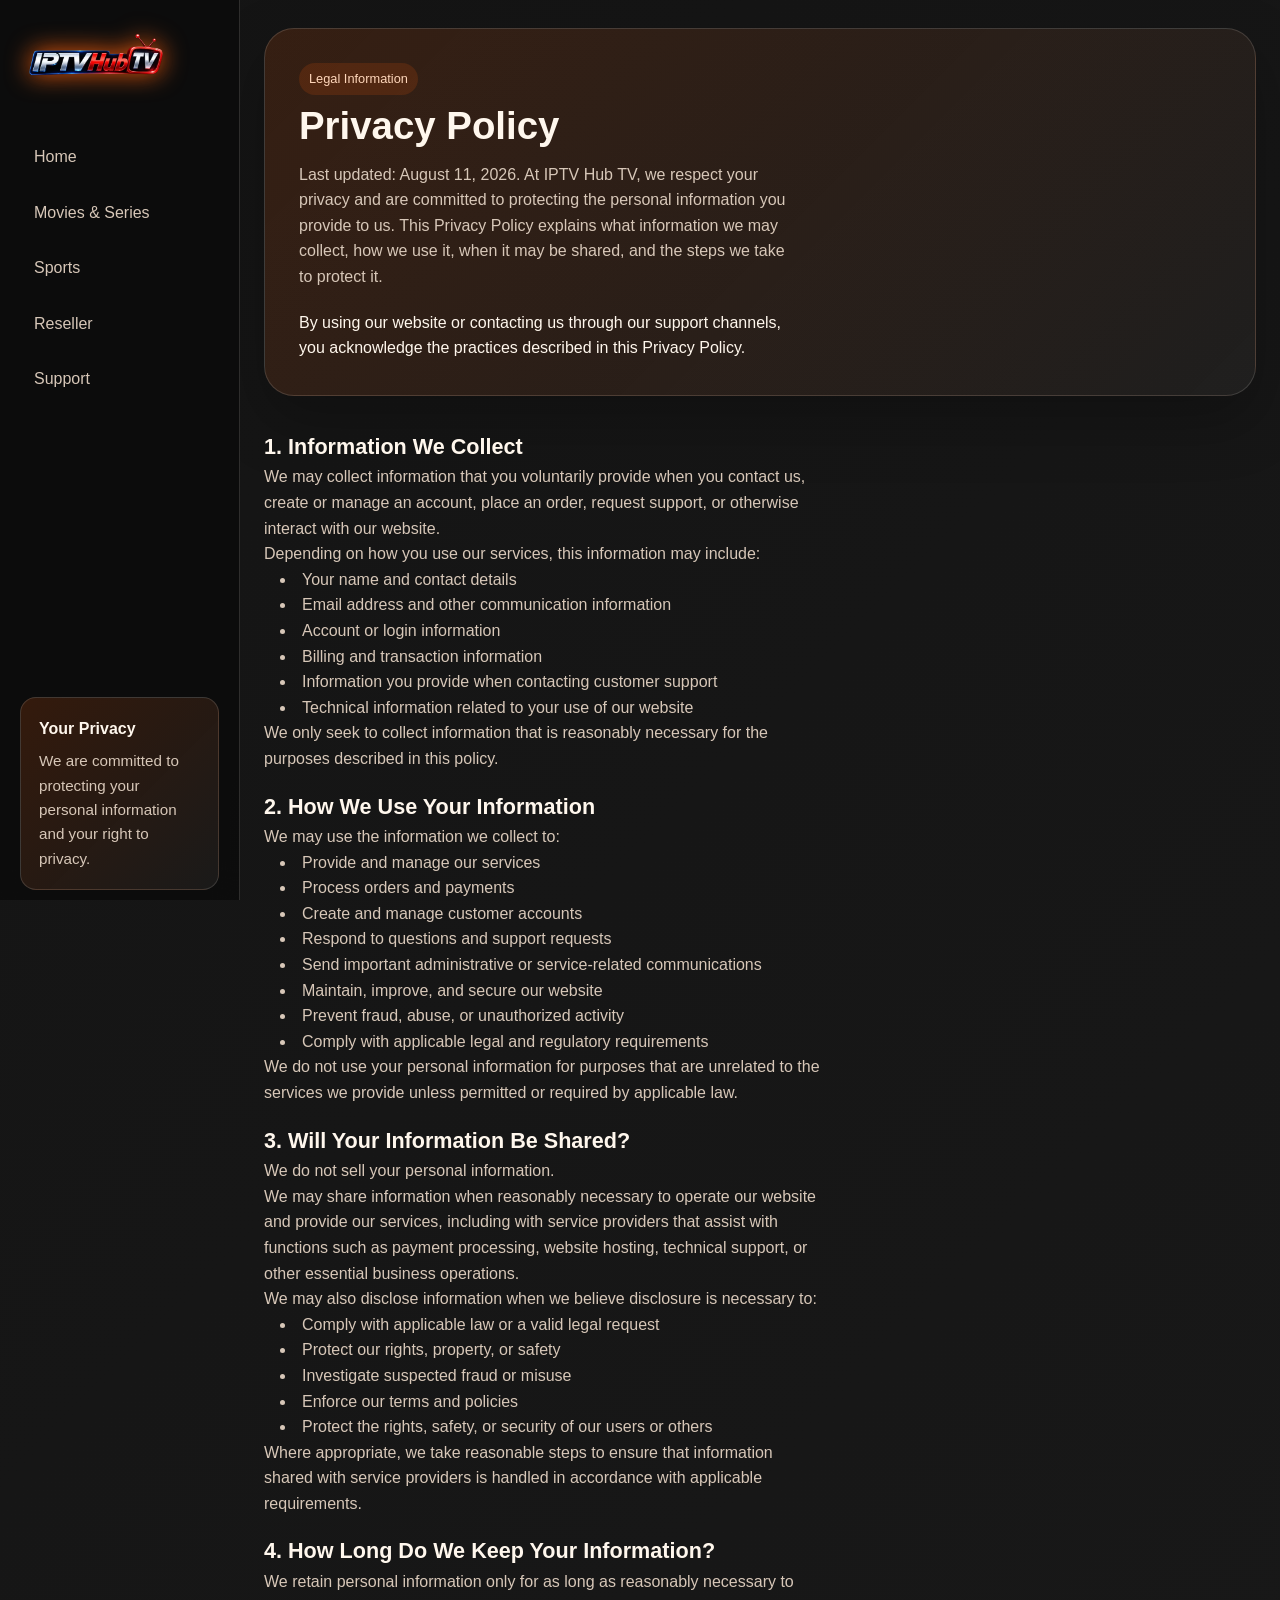
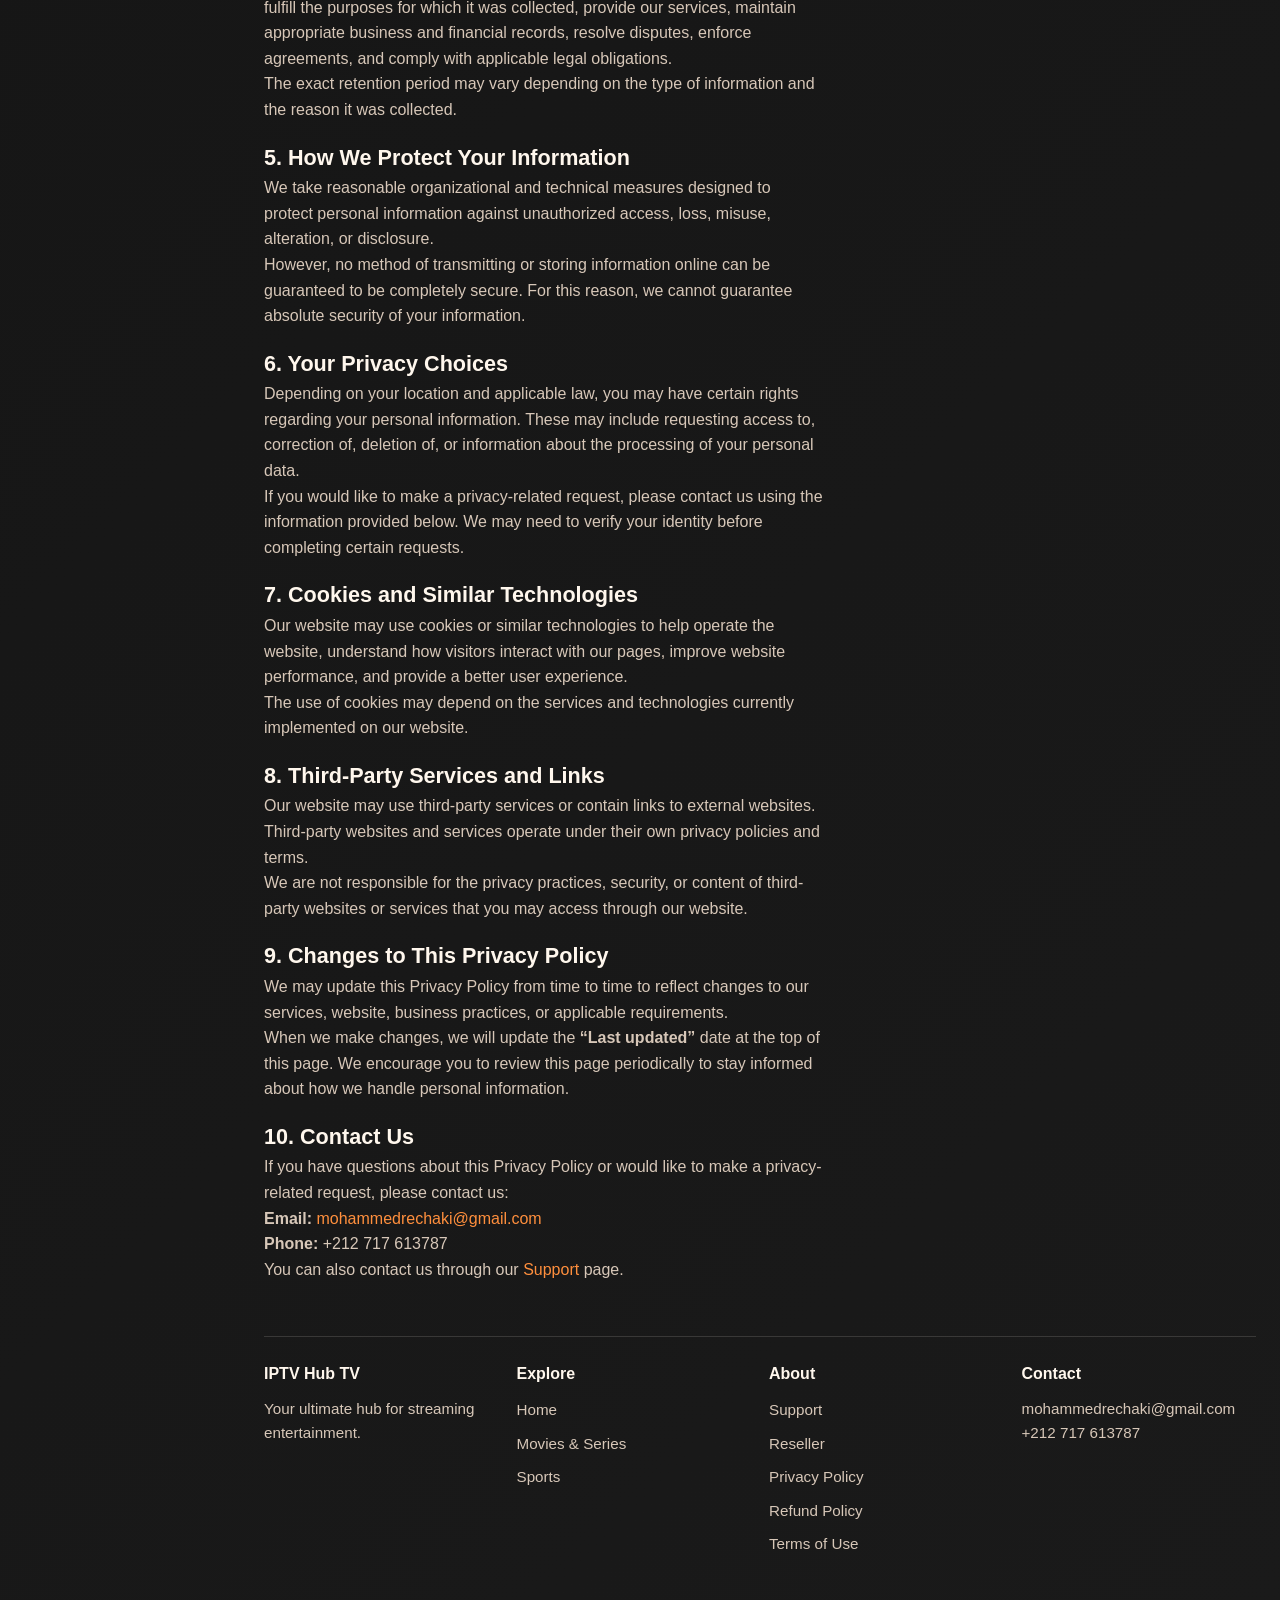
<file: privacy-policy.html>
<!DOCTYPE html>
<html lang="en">

<head>
  <meta charset="UTF-8" />
  <meta name="viewport" content="width=device-width, initial-scale=1.0" />
  <title>Privacy Policy | IPTV Hub TV</title>
  <meta name="description" content="Review the Privacy Policy for IPTV Hub TV to understand how we collect, use, and protect your personal information." />
  <link rel="canonical" href="https://iptvhubtv.com/privacy-policy" />
  <link rel="stylesheet" href="assets/styles.css" />

 <link rel="icon" type="image/png" href="favicon/favicon-96x96.png" sizes="96x96" />
  <link rel="icon" type="image/svg+xml" href="favicon/favicon.svg" />
  <link rel="shortcut icon" href="favicon/favicon.ico" />
  <link rel="apple-touch-icon" sizes="180x180" href="favicon/apple-touch-icon.png" />
  <meta name="apple-mobile-web-app-title" content="IptvHubTv" />
  <link rel="manifest" href="favicon/site.webmanifest" />

  <script type="application/ld+json">
  {
    "@context": "https://schema.org",
    "@graph": [
      {
        "@type": "WebPage",
        "url": "https://iptvhubtv.com/privacy-policy",
        "name": "Privacy Policy | IPTV Hub TV",
        "description": "Review the Privacy Policy for IPTV Hub TV to understand how we collect, use, and protect your personal information.",
        "isPartOf": { "@id": "https://iptvhubtv.com/#website" }
      },
      {
        "@type": "BreadcrumbList",
        "itemListElement": [
          { "@type": "ListItem", "position": 1, "name": "Home", "item": "https://iptvhubtv.com/" },
          { "@type": "ListItem", "position": 2, "name": "Privacy Policy" }
        ]
      }
    ]
  }
  </script>
</head>

<body>
  <div class="page-shell">
    <aside class="sidebar">
      <a class="brand" href="/">
        <img src="assets/img/logo.webp" alt="IPTV Hub TV Logo" width="100" height="100" />
      </a>
      <button class="mobile-toggle" aria-label="Toggle navigation" type="button">
        <span></span>
        <span></span>
        <span></span>
      </button>
      <nav class="nav-links">
        <a href="/">Home</a>
        <a href="/movies">Movies &amp; Series</a>
        <a href="/sports">Sports</a>
        <a href="/reseller">Reseller</a>
        <a href="/contact">Support</a>
      </nav>
      <div class="sidebar-card" role="complementary">
        <h3>Your Privacy</h3>
        <p>We are committed to protecting your personal information and your right to privacy.</p>
      </div>
    </aside>

    <main class="content" id="privacy-policy">
      <section class="hero">
        <div>
          <span class="badge">Legal Information</span>
          <h1>Privacy Policy</h1>
          <p class="lead">Last updated: August 11, 2026. At IPTV Hub TV, we respect your privacy and are committed to protecting the personal information you provide to us. This Privacy Policy explains what information we may collect, how we use it, when it may be shared, and the steps we take to protect it.</p>
          <p>By using our website or contacting us through our support channels, you acknowledge the practices described in this Privacy Policy.</p>
        </div>
      </section>

      <section class="section">
        <div class="section-heading">
          <div>
            <h2>1. Information We Collect</h2>
            <p>We may collect information that you voluntarily provide when you contact us, create or manage an account, place an order, request support, or otherwise interact with our website.</p>
            <p>Depending on how you use our services, this information may include:</p>
            <ul style="list-style-position: inside; padding-left: 1rem; color: var(--muted);">
              <li>Your name and contact details</li>
              <li>Email address and other communication information</li>
              <li>Account or login information</li>
              <li>Billing and transaction information</li>
              <li>Information you provide when contacting customer support</li>
              <li>Technical information related to your use of our website</li>
            </ul>
            <p>We only seek to collect information that is reasonably necessary for the purposes described in this policy.</p>
          </div>
        </div>
        <div class="section-heading">
          <div>
            <h2>2. How We Use Your Information</h2>
            <p>We may use the information we collect to:</p>
            <ul style="list-style-position: inside; padding-left: 1rem; color: var(--muted);">
              <li>Provide and manage our services</li>
              <li>Process orders and payments</li>
              <li>Create and manage customer accounts</li>
              <li>Respond to questions and support requests</li>
              <li>Send important administrative or service-related communications</li>
              <li>Maintain, improve, and secure our website</li>
              <li>Prevent fraud, abuse, or unauthorized activity</li>
              <li>Comply with applicable legal and regulatory requirements</li>
            </ul>
            <p>We do not use your personal information for purposes that are unrelated to the services we provide unless permitted or required by applicable law.</p>
          </div>
        </div>
        <div class="section-heading">
          <div>
            <h2>3. Will Your Information Be Shared?</h2>
            <p>We do not sell your personal information.</p>
            <p>We may share information when reasonably necessary to operate our website and provide our services, including with service providers that assist with functions such as payment processing, website hosting, technical support, or other essential business operations.</p>
            <p>We may also disclose information when we believe disclosure is necessary to:</p>
            <ul style="list-style-position: inside; padding-left: 1rem; color: var(--muted);">
              <li>Comply with applicable law or a valid legal request</li>
              <li>Protect our rights, property, or safety</li>
              <li>Investigate suspected fraud or misuse</li>
              <li>Enforce our terms and policies</li>
              <li>Protect the rights, safety, or security of our users or others</li>
            </ul>
            <p>Where appropriate, we take reasonable steps to ensure that information shared with service providers is handled in accordance with applicable requirements.</p>
          </div>
        </div>
        <div class="section-heading">
            <div>
              <h2>4. How Long Do We Keep Your Information?</h2>
              <p>We retain personal information only for as long as reasonably necessary to fulfill the purposes for which it was collected, provide our services, maintain appropriate business and financial records, resolve disputes, enforce agreements, and comply with applicable legal obligations.</p>
              <p>The exact retention period may vary depending on the type of information and the reason it was collected.</p>
            </div>
          </div>
        <div class="section-heading">
          <div>
            <h2>5. How We Protect Your Information</h2>
            <p>We take reasonable organizational and technical measures designed to protect personal information against unauthorized access, loss, misuse, alteration, or disclosure.</p>
            <p>However, no method of transmitting or storing information online can be guaranteed to be completely secure. For this reason, we cannot guarantee absolute security of your information.</p>
          </div>
        </div>
        <div class="section-heading">
          <div>
            <h2>6. Your Privacy Choices</h2>
            <p>Depending on your location and applicable law, you may have certain rights regarding your personal information. These may include requesting access to, correction of, deletion of, or information about the processing of your personal data.</p>
            <p>If you would like to make a privacy-related request, please contact us using the information provided below. We may need to verify your identity before completing certain requests.</p>
          </div>
        </div>
        <div class="section-heading">
          <div>
            <h2>7. Cookies and Similar Technologies</h2>
            <p>Our website may use cookies or similar technologies to help operate the website, understand how visitors interact with our pages, improve website performance, and provide a better user experience.</p>
            <p>The use of cookies may depend on the services and technologies currently implemented on our website.</p>
          </div>
        </div>
        <div class="section-heading">
          <div>
            <h2>8. Third-Party Services and Links</h2>
            <p>Our website may use third-party services or contain links to external websites. Third-party websites and services operate under their own privacy policies and terms.</p>
            <p>We are not responsible for the privacy practices, security, or content of third-party websites or services that you may access through our website.</p>
          </div>
        </div>
        <div class="section-heading">
          <div>
            <h2>9. Changes to This Privacy Policy</h2>
            <p>We may update this Privacy Policy from time to time to reflect changes to our services, website, business practices, or applicable requirements.</p>
            <p>When we make changes, we will update the <strong>“Last updated”</strong> date at the top of this page. We encourage you to review this page periodically to stay informed about how we handle personal information.</p>
          </div>
        </div>
        <div class="section-heading">
          <div>
            <h2>10. Contact Us</h2>
            <p>If you have questions about this Privacy Policy or would like to make a privacy-related request, please contact us:</p>
            <p><strong>Email:</strong> <a href="mailto:mohammedrechaki@gmail.com" style="color: var(--accent-soft);">mohammedrechaki@gmail.com</a><br /><strong>Phone:</strong> +212 717 613787</p> 
            <p>You can also contact us through our <a href="/contact" style="color: var(--accent-soft);">Support</a> page.</p>
          </div>
        </div>
      </section>

      <footer class="site-footer">
        <div>
          <h3>IPTV Hub TV</h3>
          <p>Your ultimate hub for streaming entertainment.</p>
        </div>
        <div>
          <h3>Explore</h3>
          <ul>
            <li><a href="/">Home</a></li>
            <li><a href="/movies">Movies &amp; Series</a></li>
            <li><a href="/sports">Sports</a></li>
          </ul>
        </div>
        <div>
          <h3>About</h3>
          <ul>
            <li><a href="/contact">Support</a></li>
            <li><a href="/reseller">Reseller</a></li>
            <li><a href="/privacy-policy">Privacy Policy</a></li>
            <li><a href="/refund-policy">Refund Policy</a></li>
            <li><a href="/terms-of-use">Terms of Use</a></li>
          </ul>
        </div>
        <div>
          <h3>Contact</h3>
          <address style="font-style: normal; color: var(--muted);">
            <p>mohammedrechaki@gmail.com</p>
            <p>+212 717 613787</p>
          </address>
        </div>
      </footer>
    </main>
  </div>

  <script src="assets/script.js"></script>
</body>

</html>
</file>
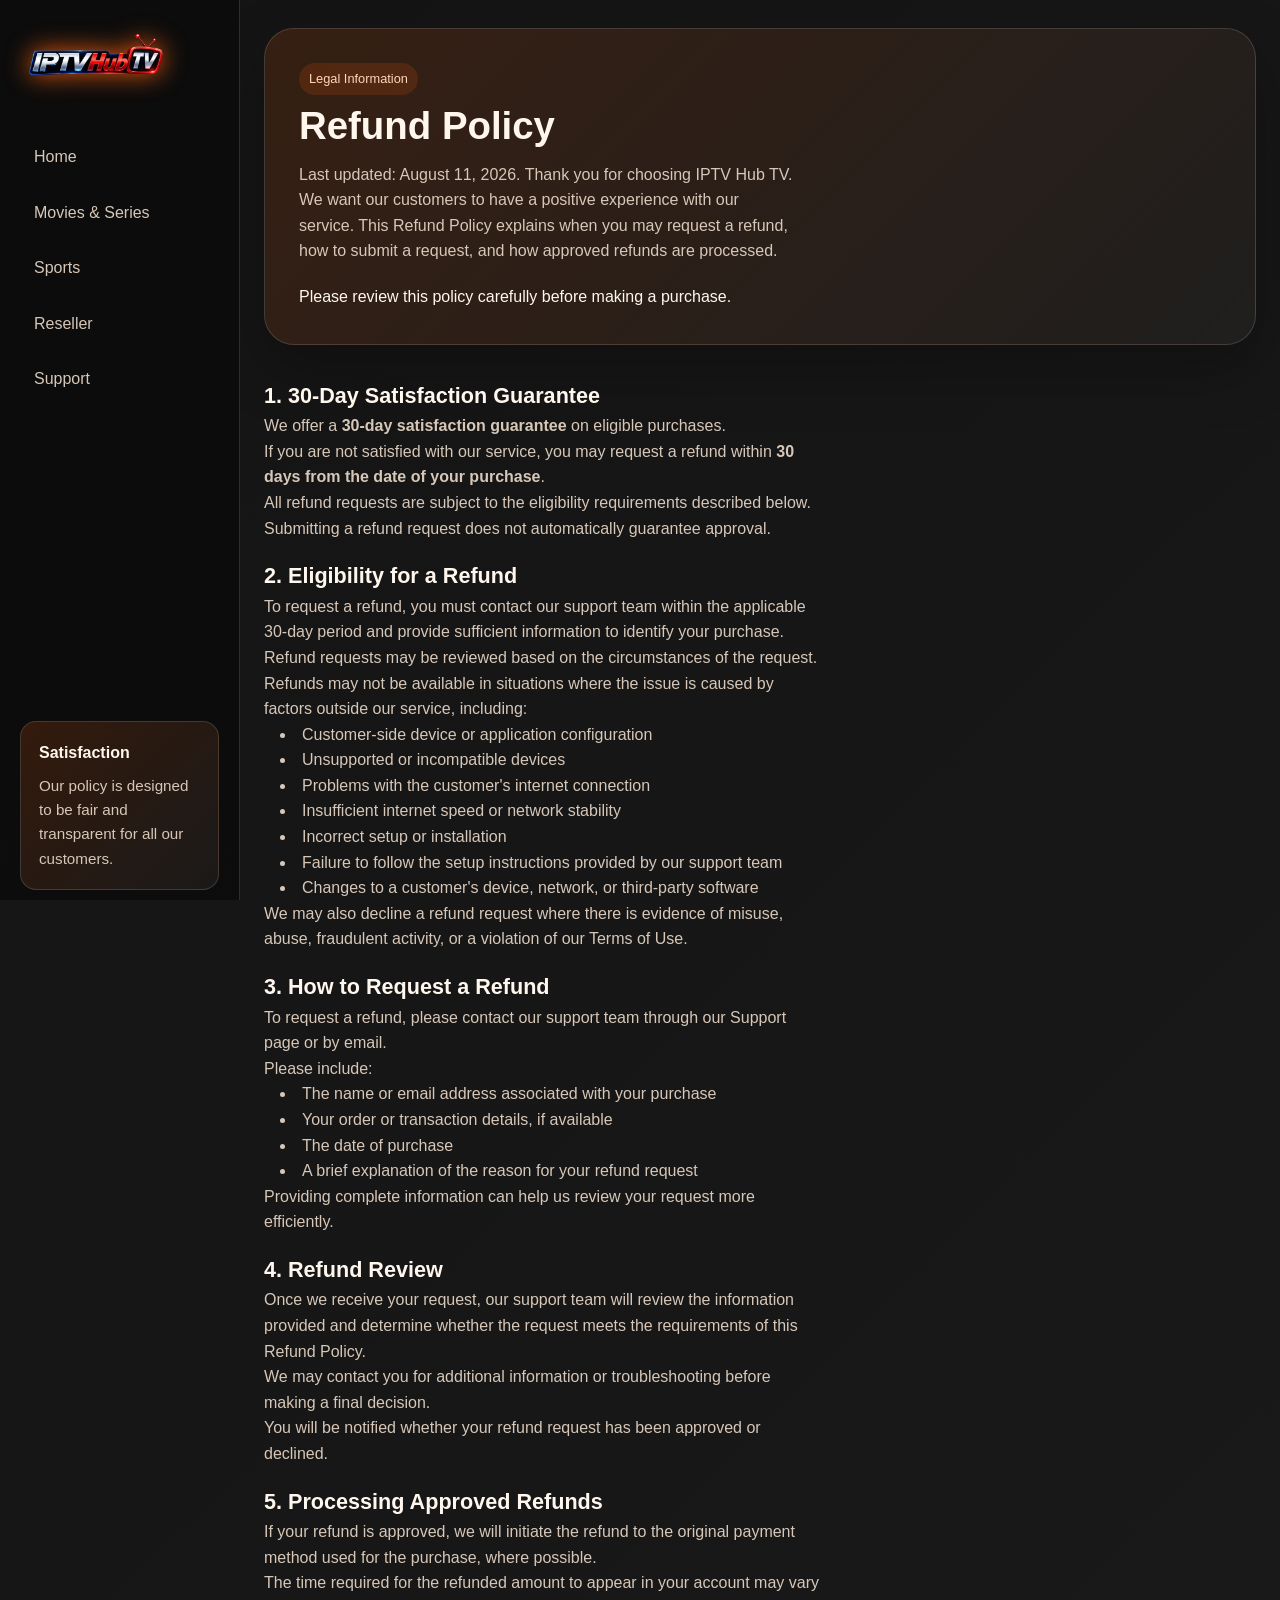
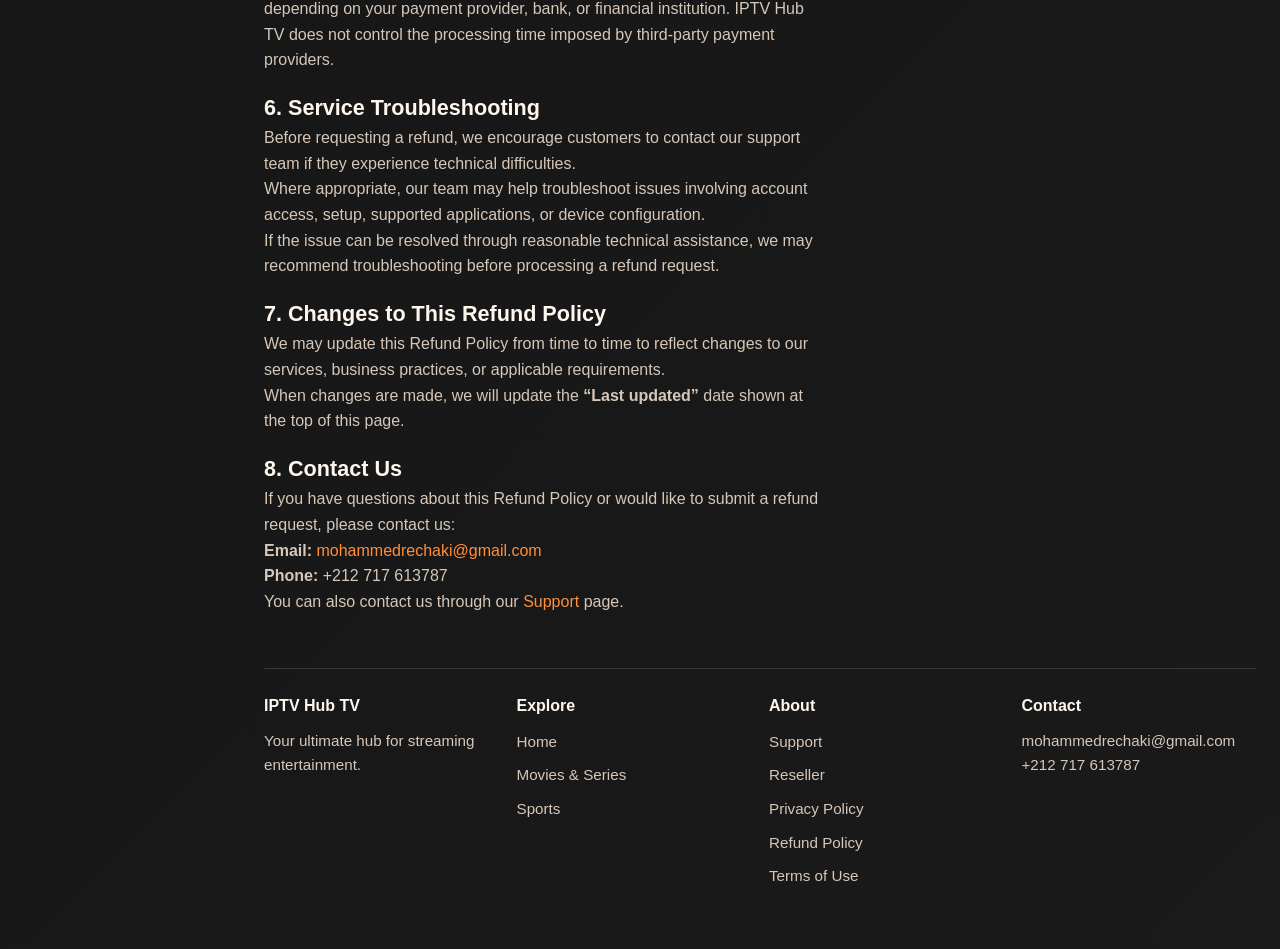
<file: refund-policy.html>
<!DOCTYPE html>
<html lang="en">

<head>
  <meta charset="UTF-8" />
  <meta name="viewport" content="width=device-width, initial-scale=1.0" />
  <title>Refund Policy | IPTV Hub TV</title>
  <meta name="description" content="Read the Refund Policy for IPTV Hub TV to understand the terms and conditions for refunds on our services." />
  <link rel="canonical" href="https://iptvhubtv.com/refund-policy" />
  <link rel="stylesheet" href="assets/styles.css" />

 <link rel="icon" type="image/png" href="favicon/favicon-96x96.png" sizes="96x96" />
  <link rel="icon" type="image/svg+xml" href="favicon/favicon.svg" />
  <link rel="shortcut icon" href="favicon/favicon.ico" />
  <link rel="apple-touch-icon" sizes="180x180" href="favicon/apple-touch-icon.png" />
  <meta name="apple-mobile-web-app-title" content="IptvHubTv" />
  <link rel="manifest" href="favicon/site.webmanifest" />

  <script type="application/ld+json">
  {
    "@context": "https://schema.org",
    "@graph": [
      {
        "@type": "WebPage",
        "url": "https://iptvhubtv.com/refund-policy",
        "name": "Refund Policy | IPTV Hub TV",
        "description": "Read the Refund Policy for IPTV Hub TV to understand the terms and conditions for refunds on our services.",
        "isPartOf": { "@id": "https://iptvhubtv.com/#website" }
      },
      {
        "@type": "BreadcrumbList",
        "itemListElement": [
          { "@type": "ListItem", "position": 1, "name": "Home", "item": "https://iptvhubtv.com/" },
          { "@type": "ListItem", "position": 2, "name": "Refund Policy" }
        ]
      }
    ]
  }
  </script>
</head>

<body>
  <div class="page-shell">
    <aside class="sidebar">
      <a class="brand" href="/">
        <img src="assets/img/logo.webp" alt="IPTV Hub TV Logo" width="100" height="100" />
      </a>
      <button class="mobile-toggle" aria-label="Toggle navigation" type="button">
        <span></span>
        <span></span>
        <span></span>
      </button>
      <nav class="nav-links">
        <a href="/">Home</a>
        <a href="/movies">Movies &amp; Series</a>
        <a href="/sports">Sports</a>
        <a href="/reseller">Reseller</a>
        <a href="/contact">Support</a>
      </nav>
      <div class="sidebar-card" role="complementary">
        <h3>Satisfaction</h3>
        <p>Our policy is designed to be fair and transparent for all our customers.</p>
      </div>
    </aside>

    <main class="content" id="refund-policy">
      <section class="hero">
        <div>
          <span class="badge">Legal Information</span>
          <h1>Refund Policy</h1>
          <p class="lead">Last updated: August 11, 2026. Thank you for choosing IPTV Hub TV. We want our customers to have a positive experience with our service. This Refund Policy explains when you may request a refund, how to submit a request, and how approved refunds are processed.</p>
          <p>Please review this policy carefully before making a purchase.</p>
        </div>
      </section>

      <section class="section">
        <div class="section-heading">
          <div>
            <h2>1. 30-Day Satisfaction Guarantee</h2>
            <p>We offer a <strong>30-day satisfaction guarantee</strong> on eligible purchases.</p>
            <p>If you are not satisfied with our service, you may request a refund within <strong>30 days from the date of your purchase</strong>.</p>
            <p>All refund requests are subject to the eligibility requirements described below. Submitting a refund request does not automatically guarantee approval.</p>
          </div>
        </div>
        <div class="section-heading">
          <div>
            <h2>2. Eligibility for a Refund</h2>
            <p>To request a refund, you must contact our support team within the applicable 30-day period and provide sufficient information to identify your purchase.</p>
            <p>Refund requests may be reviewed based on the circumstances of the request.</p>
            <p>Refunds may not be available in situations where the issue is caused by factors outside our service, including:</p>
            <ul style="list-style-position: inside; padding-left: 1rem; color: var(--muted);">
              <li>Customer-side device or application configuration</li>
              <li>Unsupported or incompatible devices</li>
              <li>Problems with the customer's internet connection</li>
              <li>Insufficient internet speed or network stability</li>
              <li>Incorrect setup or installation</li>
              <li>Failure to follow the setup instructions provided by our support team</li>
              <li>Changes to a customer's device, network, or third-party software</li>
            </ul>
            <p>We may also decline a refund request where there is evidence of misuse, abuse, fraudulent activity, or a violation of our Terms of Use.</p>
          </div>
        </div>
        <div class="section-heading">
          <div>
            <h2>3. How to Request a Refund</h2>
            <p>To request a refund, please contact our support team through our Support page or by email.</p>
            <p>Please include:</p>
            <ul style="list-style-position: inside; padding-left: 1rem; color: var(--muted);">
              <li>The name or email address associated with your purchase</li>
              <li>Your order or transaction details, if available</li>
              <li>The date of purchase</li>
              <li>A brief explanation of the reason for your refund request</li>
            </ul>
            <p>Providing complete information can help us review your request more efficiently.</p>
          </div>
        </div>
        <div class="section-heading">
          <div>
            <h2>4. Refund Review</h2>
            <p>Once we receive your request, our support team will review the information provided and determine whether the request meets the requirements of this Refund Policy.</p>
            <p>We may contact you for additional information or troubleshooting before making a final decision.</p>
            <p>You will be notified whether your refund request has been approved or declined.</p>
          </div>
        </div>
        <div class="section-heading">
          <div>
            <h2>5. Processing Approved Refunds</h2>
            <p>If your refund is approved, we will initiate the refund to the original payment method used for the purchase, where possible.</p>
            <p>The time required for the refunded amount to appear in your account may vary depending on your payment provider, bank, or financial institution. IPTV Hub TV does not control the processing time imposed by third-party payment providers.</p>
          </div>
        </div>
        <div class="section-heading">
          <div>
            <h2>6. Service Troubleshooting</h2>
            <p>Before requesting a refund, we encourage customers to contact our support team if they experience technical difficulties.</p>
            <p>Where appropriate, our team may help troubleshoot issues involving account access, setup, supported applications, or device configuration.</p>
            <p>If the issue can be resolved through reasonable technical assistance, we may recommend troubleshooting before processing a refund request.</p>
          </div>
        </div>
        <div class="section-heading">
          <div>
            <h2>7. Changes to This Refund Policy</h2>
            <p>We may update this Refund Policy from time to time to reflect changes to our services, business practices, or applicable requirements.</p>
            <p>When changes are made, we will update the <strong>“Last updated”</strong> date shown at the top of this page.</p>
          </div>
        </div>
        <div class="section-heading">
          <div>
            <h2>8. Contact Us</h2>
            <p>If you have questions about this Refund Policy or would like to submit a refund request, please contact us:</p>
            <p><strong>Email:</strong> <a href="mailto:mohammedrechaki@gmail.com" style="color: var(--accent-soft);">mohammedrechaki@gmail.com</a><br /><strong>Phone:</strong> +212 717 613787</p> 
            <p>You can also contact us through our <a href="/contact" style="color: var(--accent-soft);">Support</a> page.</p>
          </div>
        </div>
      </section>

      <footer class="site-footer">
        <div>
          <h3>IPTV Hub TV</h3>
          <p>Your ultimate hub for streaming entertainment.</p>
        </div>
        <div>
          <h3>Explore</h3>
          <ul>
            <li><a href="/">Home</a></li>
            <li><a href="/movies">Movies &amp; Series</a></li>
            <li><a href="/sports">Sports</a></li>
          </ul>
        </div>
        <div>
          <h3>About</h3>
          <ul>
            <li><a href="/contact">Support</a></li>
            <li><a href="/reseller">Reseller</a></li>
            <li><a href="/privacy-policy">Privacy Policy</a></li>
            <li><a href="/refund-policy">Refund Policy</a></li>
            <li><a href="/terms-of-use">Terms of Use</a></li>
          </ul>
        </div>
        <div>
          <h3>Contact</h3>
          <address style="font-style: normal; color: var(--muted);">
            <p>mohammedrechaki@gmail.com</p>
            <p>+212 717 613787</p>
          </address>
        </div>
      </footer>
    </main>
  </div>

  <script src="assets/script.js"></script>
</body>

</html>
</file>
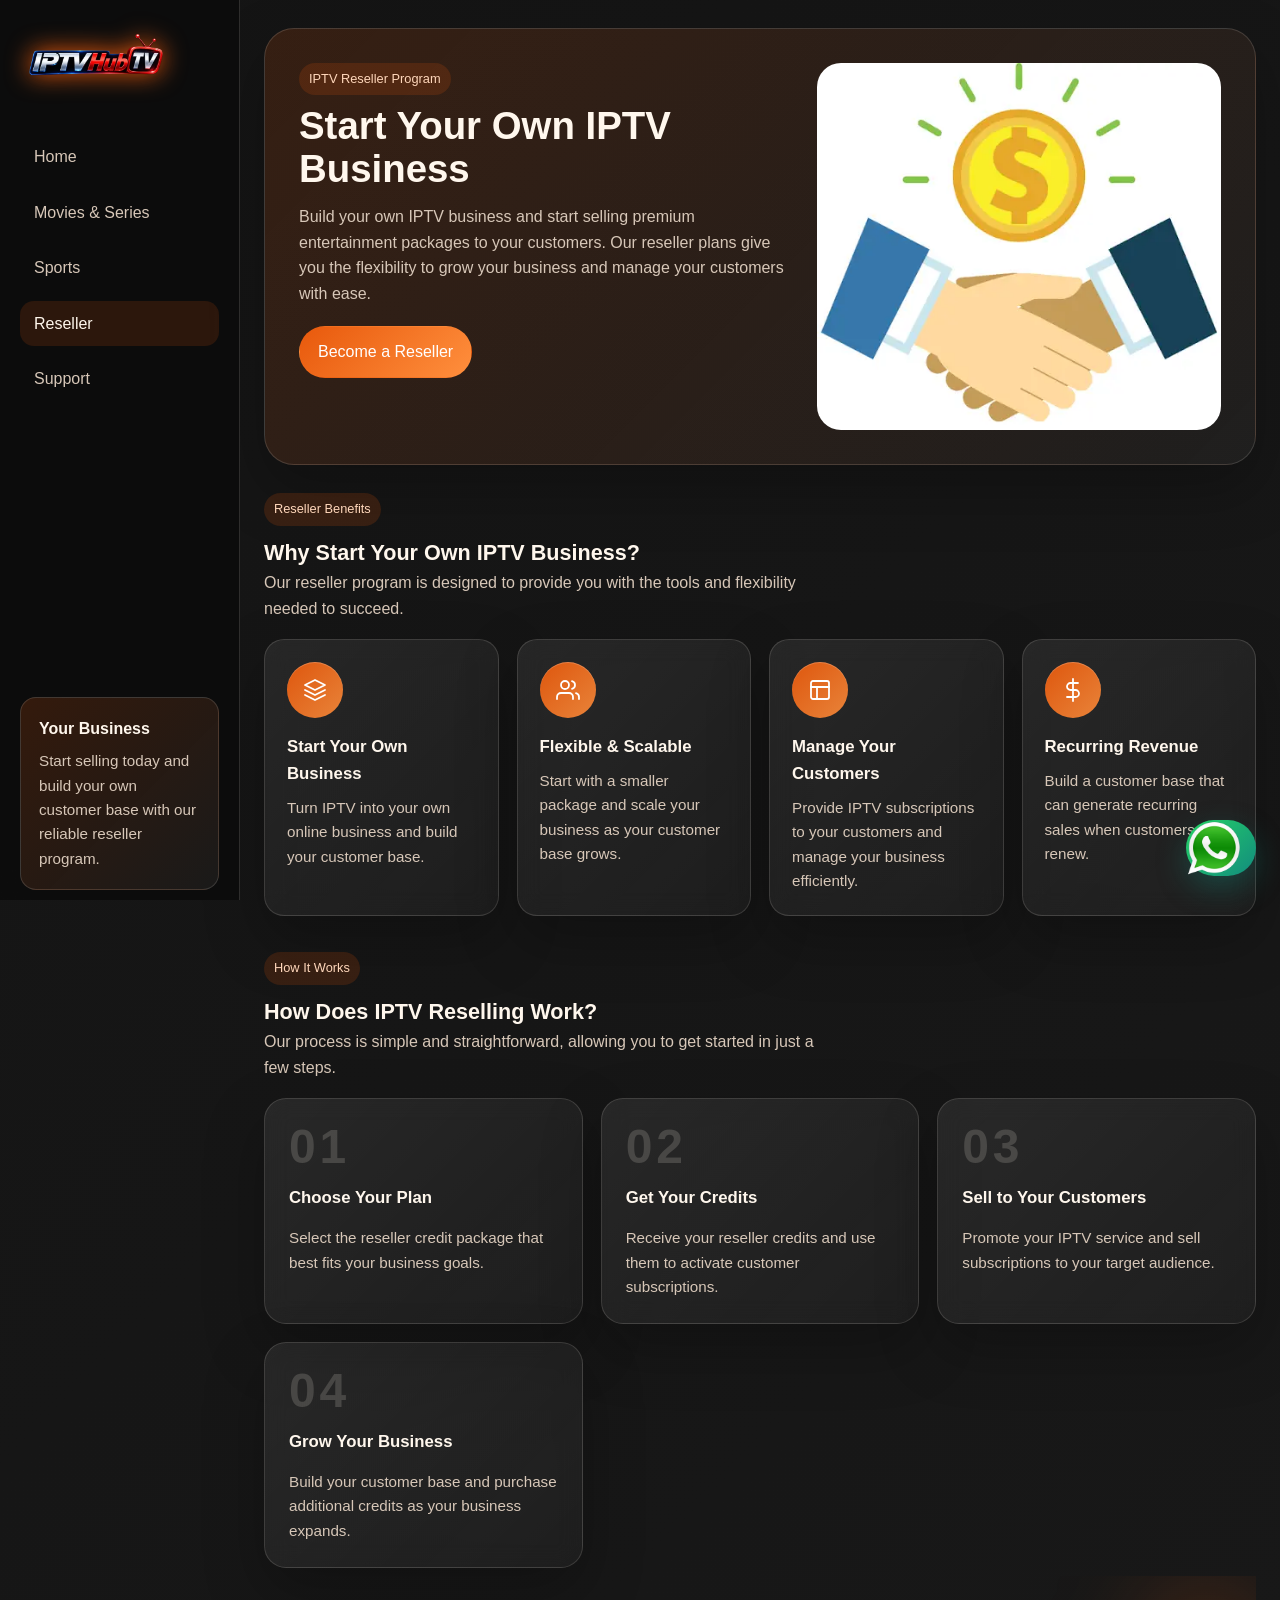
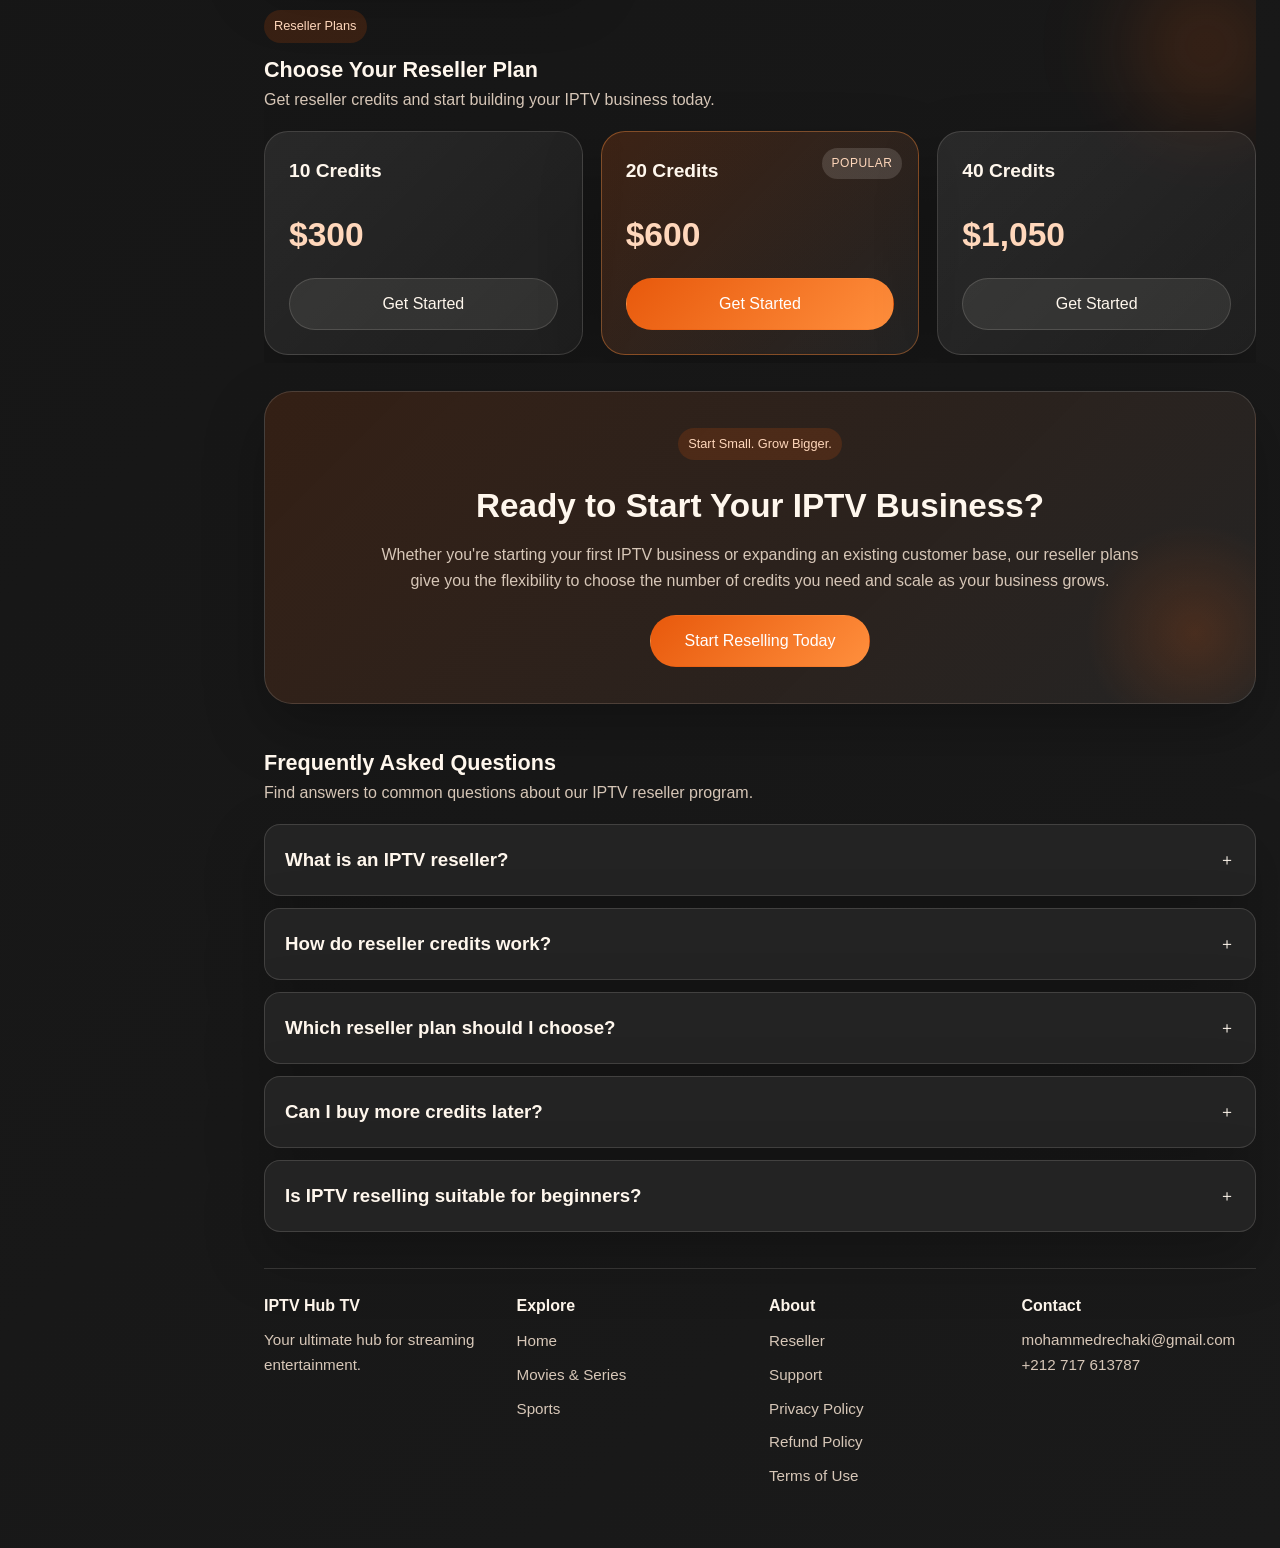
<file: reseller.html>
<!DOCTYPE html>
<html lang="en">

<head>
  <meta charset="UTF-8" />
  <meta name="viewport" content="width=device-width, initial-scale=1.0" />
  <title>Become an IPTV Reseller | IPTV Hub TV Reseller Program</title>
  <meta name="description" content="Start your own IPTV business with our reseller program. Get reseller credits, manage your customers, and build a recurring revenue stream. Join IPTV Hub TV today!" />
  <link rel="canonical" href="https://iptvhubtv.com/reseller" />
  <meta name="robots" content="index, follow" />
  <meta name="theme-color" content="#e8590c" />

  <!-- Open Graph / Facebook -->
  <meta property="og:type" content="website" />
  <meta property="og:url" content="https://iptvhubtv.com/reseller" />
  <meta property="og:title" content="Become an IPTV Reseller | IPTV Hub TV Reseller Program" />
  <meta property="og:description" content="Start your own IPTV business with our reseller program. Get reseller credits, manage your customers, and build a recurring revenue stream." />
  <meta property="og:image" content="https://iptvhubtv.com/img/reseller-hero.webp" />

  <!-- Twitter / X -->
  <meta property="twitter:card" content="summary_large_image" />
  <meta property="twitter:url" content="https://iptvhubtv.com/reseller" />
  <meta property="twitter:title" content="Become an IPTV Reseller | IPTV Hub TV Reseller Program" />
  <meta property="twitter:description" content="Start your own IPTV business with our reseller program. Get reseller credits, manage your customers, and build a recurring revenue stream." />
  <meta property="twitter:image" content="https://iptvhubtv.com/img/reseller-hero.webp" />

  <link rel="stylesheet" href="assets/styles.css" />

 <link rel="icon" type="image/png" href="favicon/favicon-96x96.png" sizes="96x96" />
  <link rel="icon" type="image/svg+xml" href="favicon/favicon.svg" />
  <link rel="shortcut icon" href="favicon/favicon.ico" />
  <link rel="apple-touch-icon" sizes="180x180" href="favicon/apple-touch-icon.png" />
  <meta name="apple-mobile-web-app-title" content="IptvHubTv" />
  <link rel="manifest" href="favicon/site.webmanifest" />

  <script type="application/ld+json">
  {
    "@context": "https://schema.org",
    "@graph": [{
      "@type": "WebPage",
      "url": "https://iptvhubtv.com/reseller",
      "name": "Become an IPTV Reseller | IPTV Hub TV Reseller Program",
      "description": "Start your own IPTV business with our reseller program. Get reseller credits, manage your customers, and build a recurring revenue stream.",
      "isPartOf": {
        "@id": "https://iptvhubtv.com/#website" 
      }
    },
    {
      "@context": "https://schema.org",
      "@type": "BreadcrumbList",
      "itemListElement": [
        {
          "@type": "ListItem",
          "position": 1,
          "name": "Home",
          "item": "https://iptvhubtv.com/"
        },
        {
          "@type": "ListItem",
          "position": 2,
          "name": "Reseller"
        }
      ]
    },
    {
      "@context": "https://schema.org",
      "@type": "Product",
      "name": "10 Credits Reseller Plan",
      "description": "Start your IPTV reseller business with a 10-credit package.",
      "image": "https://iptvhubtv.com/assets/img/reseler.webp",
      "sku": "IPTV-RESELLER-10C",
      "brand": {
        "@type": "Brand",
        "name": "IPTV Hub TV"
      },
      "offers": {
        "@type": "Offer",
        "url": "https://iptvhubtv.com/reseller#reseller-pricing",
        "priceCurrency": "USD",
        "price": "300",
        "priceValidUntil": "2026-12-31",
        "availability": "https://schema.org/InStock"
      }
    },
    {
      "@context": "https://schema.org",
      "@type": "Product",
      "name": "20 Credits Reseller Plan",
      "description": "The most popular reseller plan with 20 credits to grow your customer base.",
      "image": "https://iptvhubtv.com/assets/img/reseler.webp",
      "sku": "IPTV-RESELLER-20C",
      "brand": {
        "@type": "Brand",
        "name": "IPTV Hub TV"
      },
      "offers": {
        "@type": "Offer",
        "url": "https://iptvhubtv.com/reseller#reseller-pricing",
        "priceCurrency": "USD",
        "price": "600",
        "priceValidUntil": "2026-12-31",
        "availability": "https://schema.org/InStock"
      }
    },
    {
      "@context": "https://schema.org",
      "@type": "Product",
      "name": "40 Credits Reseller Plan",
      "description": "Scale your reseller business with a 40-credit package for maximum growth.",
      "image": "https://iptvhubtv.com/assets/img/reseler.webp",
      "sku": "IPTV-RESELLER-40C",
      "brand": {
        "@type": "Brand",
        "name": "IPTV Hub TV"
      },
      "offers": {
        "@type": "Offer",
        "url": "https://iptvhubtv.com/reseller#reseller-pricing",
        "priceCurrency": "USD",
        "price": "1050",
        "priceValidUntil": "2026-12-31",
        "availability": "https://schema.org/InStock"
      }
    },
    {
      "@context": "https://schema.org",
      "@type": "FAQPage",
      "mainEntity": [
        {
          "@type": "Question",
          "name": "What is an IPTV reseller?",
          "acceptedAnswer": { "@type": "Answer", "text": "An IPTV reseller purchases credits that can be used to provide IPTV subscriptions to customers as part of their reseller business." }
        },
        {
          "@type": "Question",
          "name": "How do reseller credits work?",
          "acceptedAnswer": { "@type": "Answer", "text": "Each reseller plan includes a specific number of credits. Credits can be used according to the reseller system to activate customer subscriptions." }
        },
        {
          "@type": "Question",
          "name": "Which reseller plan should I choose?",
          "acceptedAnswer": { "@type": "Answer", "text": "Choose a plan based on the number of customers you expect to serve. You can start with 10 credits and scale to larger packages as your business grows." }
        },
        {
          "@type": "Question",
          "name": "Can I buy more credits later?",
          "acceptedAnswer": { "@type": "Answer", "text": "Yes, resellers can expand their business by purchasing additional reseller credits when needed." }
        },
        {
          "@type": "Question",
          "name": "Is IPTV reselling suitable for beginners?",
          "acceptedAnswer": { "@type": "Answer", "text": "Yes. The reseller model can be a simple way to start an online subscription business, provided you comply with all applicable laws and only resell properly licensed/authorized services." }
        }
      ]
    }]
  }
  </script>
</head>

<body>
  <div class="page-shell">
    <aside class="sidebar">
      <a class="brand" href="/">
        <img src="assets/img/logo.webp" alt="IPTV Hub TV Logo" width="100" height="100" />
      </a>
      <button class="mobile-toggle" aria-label="Toggle navigation" type="button">
        <span></span>
        <span></span>
        <span></span>
      </button>
      <nav class="nav-links">
        <a href="/">Home</a>
        <a href="/movies">Movies &amp; Series</a>
        <a href="/sports">Sports</a>
        <a class="active" href="reseller.html">Reseller</a>
        <a href="/contact">Support</a>
      </nav>
      <div class="sidebar-card" role="complementary">
        <h3>Your Business</h3>
        <p>Start selling today and build your own customer base with our reliable reseller program.</p>
      </div>
    </aside>

    <main class="content" id="reseller">
      <section class="hero">
        <div>
          <span class="badge">IPTV Reseller Program</span>
          <h1>Start Your Own IPTV Business</h1>
          <p class="lead">Build your own IPTV business and start selling premium entertainment packages to your customers. Our reseller plans give you the flexibility to grow your business and manage your customers with ease.</p>
          <div class="hero-actions">
            <a class="btn btn-primary" href="#reseller-pricing">Become a Reseller</a>
          </div>
        </div>
        <div class="hero-media">
          <img src="assets/img/reseler.webp" alt="A professional business dashboard for managing an IPTV reseller business" width="558" height="320" fetchpriority="high" />
        </div>
      </section>

      <section class="section section-features">
        <div class="section-heading reveal">
          <div>
            <span class="badge">Reseller Benefits</span>
            <h2>Why Start Your Own IPTV Business?</h2>
            <p>Our reseller program is designed to provide you with the tools and flexibility needed to succeed.</p>
          </div>
        </div>
        <div class="feature-grid">
          <article class="feature-card reveal" style="--delay: 0.05s;">
            <div class="feature-icon" aria-hidden="true"><svg viewBox="0 0 24 24" fill="none" stroke="currentColor" stroke-width="1.8" stroke-linecap="round" stroke-linejoin="round"><path d="M12 2L2 7l10 5 10-5-10-5z"></path><path d="M2 17l10 5 10-5"></path><path d="M2 12l10 5 10-5"></path></svg></div>
            <h3>Start Your Own Business</h3>
            <p>Turn IPTV into your own online business and build your customer base.</p>
          </article>
          <article class="feature-card reveal" style="--delay: 0.1s;">
            <div class="feature-icon" aria-hidden="true"><svg viewBox="0 0 24 24" fill="none" stroke="currentColor" stroke-width="1.8" stroke-linecap="round" stroke-linejoin="round"><path d="M17 21v-2a4 4 0 0 0-4-4H5a4 4 0 0 0-4 4v2"></path><circle cx="9" cy="7" r="4"></circle><path d="M23 21v-2a4 4 0 0 0-3-3.87"></path><path d="M16 3.13a4 4 0 0 1 0 7.75"></path></svg></div>
            <h3>Flexible & Scalable</h3>
            <p>Start with a smaller package and scale your business as your customer base grows.</p>
          </article>
          <article class="feature-card reveal" style="--delay: 0.15s;">
            <div class="feature-icon" aria-hidden="true"><svg viewBox="0 0 24 24" fill="none" stroke="currentColor" stroke-width="1.8" stroke-linecap="round" stroke-linejoin="round"><rect x="3" y="3" width="18" height="18" rx="2" ry="2"></rect><line x1="3" y1="9" x2="21" y2="9"></line><line x1="9" y1="21" x2="9" y2="9"></line></svg></div>
            <h3>Manage Your Customers</h3>
            <p>Provide IPTV subscriptions to your customers and manage your business efficiently.</p>
          </article>
          <article class="feature-card reveal" style="--delay: 0.2s;">
            <div class="feature-icon" aria-hidden="true"><svg viewBox="0 0 24 24" fill="none" stroke="currentColor" stroke-width="1.8" stroke-linecap="round" stroke-linejoin="round"><line x1="12" y1="1" x2="12" y2="23"></line><path d="M17 5H9.5a3.5 3.5 0 0 0 0 7h5a3.5 3.5 0 0 1 0 7H6"></path></svg></div>
            <h3>Recurring Revenue</h3>
            <p>Build a customer base that can generate recurring sales when customers renew.</p>
          </article>
        </div>
      </section>

      <section class="section how-it-works-section">
        <div class="section-heading reveal" style="--delay: 0.05s;">
          <div>
            <span class="badge">How It Works</span>
            <h2>How Does IPTV Reselling Work?</h2>
            <p>Our process is simple and straightforward, allowing you to get started in just a few steps.</p>
          </div>
        </div>
        <div class="how-it-works-grid">
          <article class="how-it-works-card reveal" style="--delay: 0.08s;">
            <div class="step-number">01</div>
            <h3>Choose Your Plan</h3>
            <p>Select the reseller credit package that best fits your business goals.</p>
          </article>
          <article class="how-it-works-card reveal" style="--delay: 0.12s;">
            <div class="step-number">02</div>
            <h3>Get Your Credits</h3>
            <p>Receive your reseller credits and use them to activate customer subscriptions.</p>
          </article>
          <article class="how-it-works-card reveal" style="--delay: 0.16s;">
            <div class="step-number">03</div>
            <h3>Sell to Your Customers</h3>
            <p>Promote your IPTV service and sell subscriptions to your target audience.</p>
          </article>
          <article class="how-it-works-card reveal" style="--delay: 0.20s;">
            <div class="step-number">04</div>
            <h3>Grow Your Business</h3>
            <p>Build your customer base and purchase additional credits as your business expands.</p>
          </article>
        </div>
      </section>

      <section class="section pricing-section" id="reseller-pricing">
        <div class="section-heading reveal" style="--delay: 0.05s;">
          <div>
            <span class="badge">Reseller Plans</span>
            <h2>Choose Your Reseller Plan</h2>
            <p>Get reseller credits and start building your IPTV business today.</p>
          </div>
        </div>
        <div class="pricing-grid">
          <article class="pricing-card reveal" style="--delay: 0.08s;">
            <div class="pricing-header">
              <h3>10 Credits</h3>
            </div>
            <div class="price-row">
              <span class="price">$300</span>
            </div>
            <a class="btn btn-secondary pricing-btn" href="https://wa.me/212717613787?text=Hello%2C%20I'm%20interested%20in%20the%2010%20Credits%20reseller%20plan%20from%20iptvhubtv.com.">Get Started</a>
          </article>
          <article class="pricing-card pricing-card-featured reveal" style="--delay: 0.12s;">
            <span class="popular-badge">Popular</span>
            <div class="pricing-header">
              <h3>20 Credits</h3>
            </div>
            <div class="price-row">
              <span class="price">$600</span>
            </div>
            <a class="btn btn-primary pricing-btn" href="https://wa.me/212717613787?text=Hello%2C%20I'm%20interested%20in%20the%2020%20Credits%20reseller%20plan%20from%20iptvhubtv.com.">Get Started</a>
          </article>
          <article class="pricing-card reveal" style="--delay: 0.16s;">
            <div class="pricing-header">
              <h3>40 Credits</h3>
            </div>
            <div class="price-row">
              <span class="price">$1,050</span>
            </div>
            <a class="btn btn-secondary pricing-btn" href="https://wa.me/212717613787?text=Hello%2C%20I'm%20interested%20in%20the%2040%20Credits%20reseller%20plan%20from%20iptvhubtv.com.">Get Started</a>
          </article>
        </div>
      </section>

      <section class="section cta-section reveal" style="--delay: 0.05s;">
        <div class="cta-card">
          <span class="badge">Start Small. Grow Bigger.</span>
          <h2>Ready to Start Your IPTV Business?</h2>
          <p>Whether you're starting your first IPTV business or expanding an existing customer base, our reseller plans give you the flexibility to choose the number of credits you need and scale as your business grows.</p>
          <div class="cta-actions">
            <a class="btn btn-primary cta-btn" href="#reseller-pricing">Start Reselling Today</a>
          </div>
        </div>
      </section>

      <section class="section" id="faq">
        <div class="section-heading reveal" style="--delay: 0.05s;">
          <div>
            <h2>Frequently Asked Questions</h2>
            <p>Find answers to common questions about our IPTV reseller program.</p>
          </div>
        </div>
        <div class="faq-list">
          <article class="faq-item reveal" style="--delay: 0.08s;">
            <header>
              <h3>What is an IPTV reseller?</h3>
              <span class="faq-icon">＋</span>
            </header>
            <div class="faq-answer">
              <p>An IPTV reseller purchases credits that can be used to provide IPTV subscriptions to customers as part of their reseller business.</p>
            </div>
          </article>
          <article class="faq-item reveal" style="--delay: 0.12s;">
            <header>
              <h3>How do reseller credits work?</h3>
              <span class="faq-icon">＋</span>
            </header>
            <div class="faq-answer">
              <p>Each reseller plan includes a specific number of credits. Credits can be used according to the reseller system to activate customer subscriptions.</p>
            </div>
          </article>
          <article class="faq-item reveal" style="--delay: 0.16s;">
            <header>
              <h3>Which reseller plan should I choose?</h3>
              <span class="faq-icon">＋</span>
            </header>
            <div class="faq-answer">
              <p>Choose a plan based on the number of customers you expect to serve. You can start with 10 credits and scale to larger packages as your business grows.</p>
            </div>
          </article>
          <article class="faq-item reveal" style="--delay: 0.20s;">
            <header>
              <h3>Can I buy more credits later?</h3>
              <span class="faq-icon">＋</span>
            </header>
            <div class="faq-answer">
              <p>Yes, resellers can expand their business by purchasing additional reseller credits when needed.</p>
            </div>
          </article>
          <article class="faq-item reveal" style="--delay: 0.24s;">
            <header>
              <h3>Is IPTV reselling suitable for beginners?</h3>
              <span class="faq-icon">＋</span>
            </header>
            <div class="faq-answer">
              <p>Yes. The reseller model can be a simple way to start an online subscription business, provided you comply with all applicable laws and only resell properly licensed/authorized services.</p>
            </div>
          </article>
        </div>
      </section>

      <footer class="site-footer">
        <div>
          <h3>IPTV Hub TV</h3>
          <p>Your ultimate hub for streaming entertainment.</p>
        </div>
        <div>
          <h3>Explore</h3>
          <ul>
            <li><a href="/">Home</a></li>
            <li><a href="/movies">Movies &amp; Series</a></li>
            <li><a href="/sports">Sports</a></li>
          </ul>
        </div>
        <div>
          <h3>About</h3>
          <ul>
            <li><a href="reseller.html">Reseller</a></li>
            <li><a href="/contact">Support</a></li>
            <li><a href="/privacy-policy">Privacy Policy</a></li>
            <li><a href="/refund-policy">Refund Policy</a></li>
            <li><a href="/terms-of-use">Terms of Use</a></li>
          </ul>
        </div>
        <div>
          <h3>Contact</h3>
          <address style="font-style: normal; color: var(--muted);">
            <p>mohammedrechaki@gmail.com</p>
            <p>+212 717 613787</p>
          </address>
        </div>
      </footer>
    </main>
  </div>

  <a class="whatsapp-float" href="https://wa.me/212717613787?text=Hello%2C%20I'm%20visiting%20your%20website%20and%20have%20a%20question." target="_blank" rel="noreferrer" aria-label="Contact us on WhatsApp">
    <span class="whatsapp-label">Chat on WhatsApp</span>
    <img src="assets/img/icons/logo-whatsapp.webp" alt="WhatsApp Icon" loading="lazy" decoding="async" width="56" height="56" />
  </a>
  <script src="assets/script.js"></script>
</body>

</html>
</file>
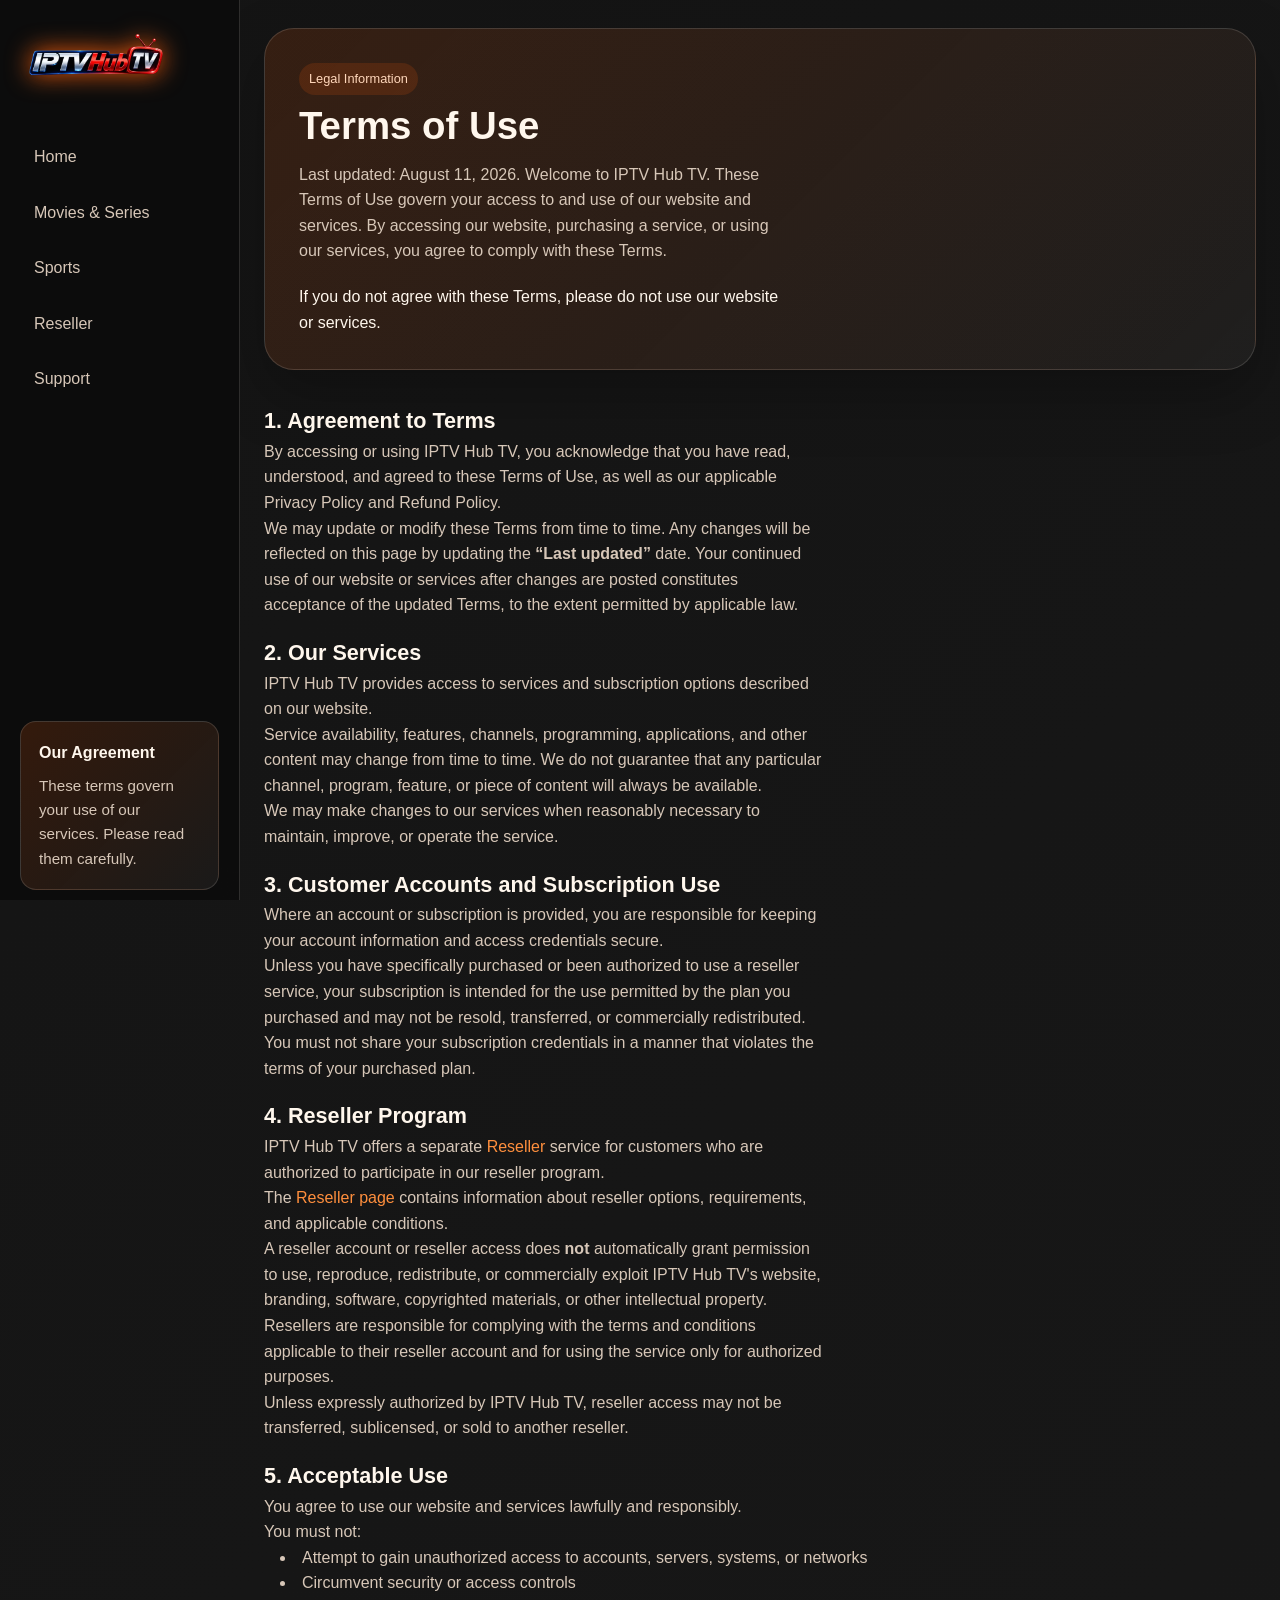
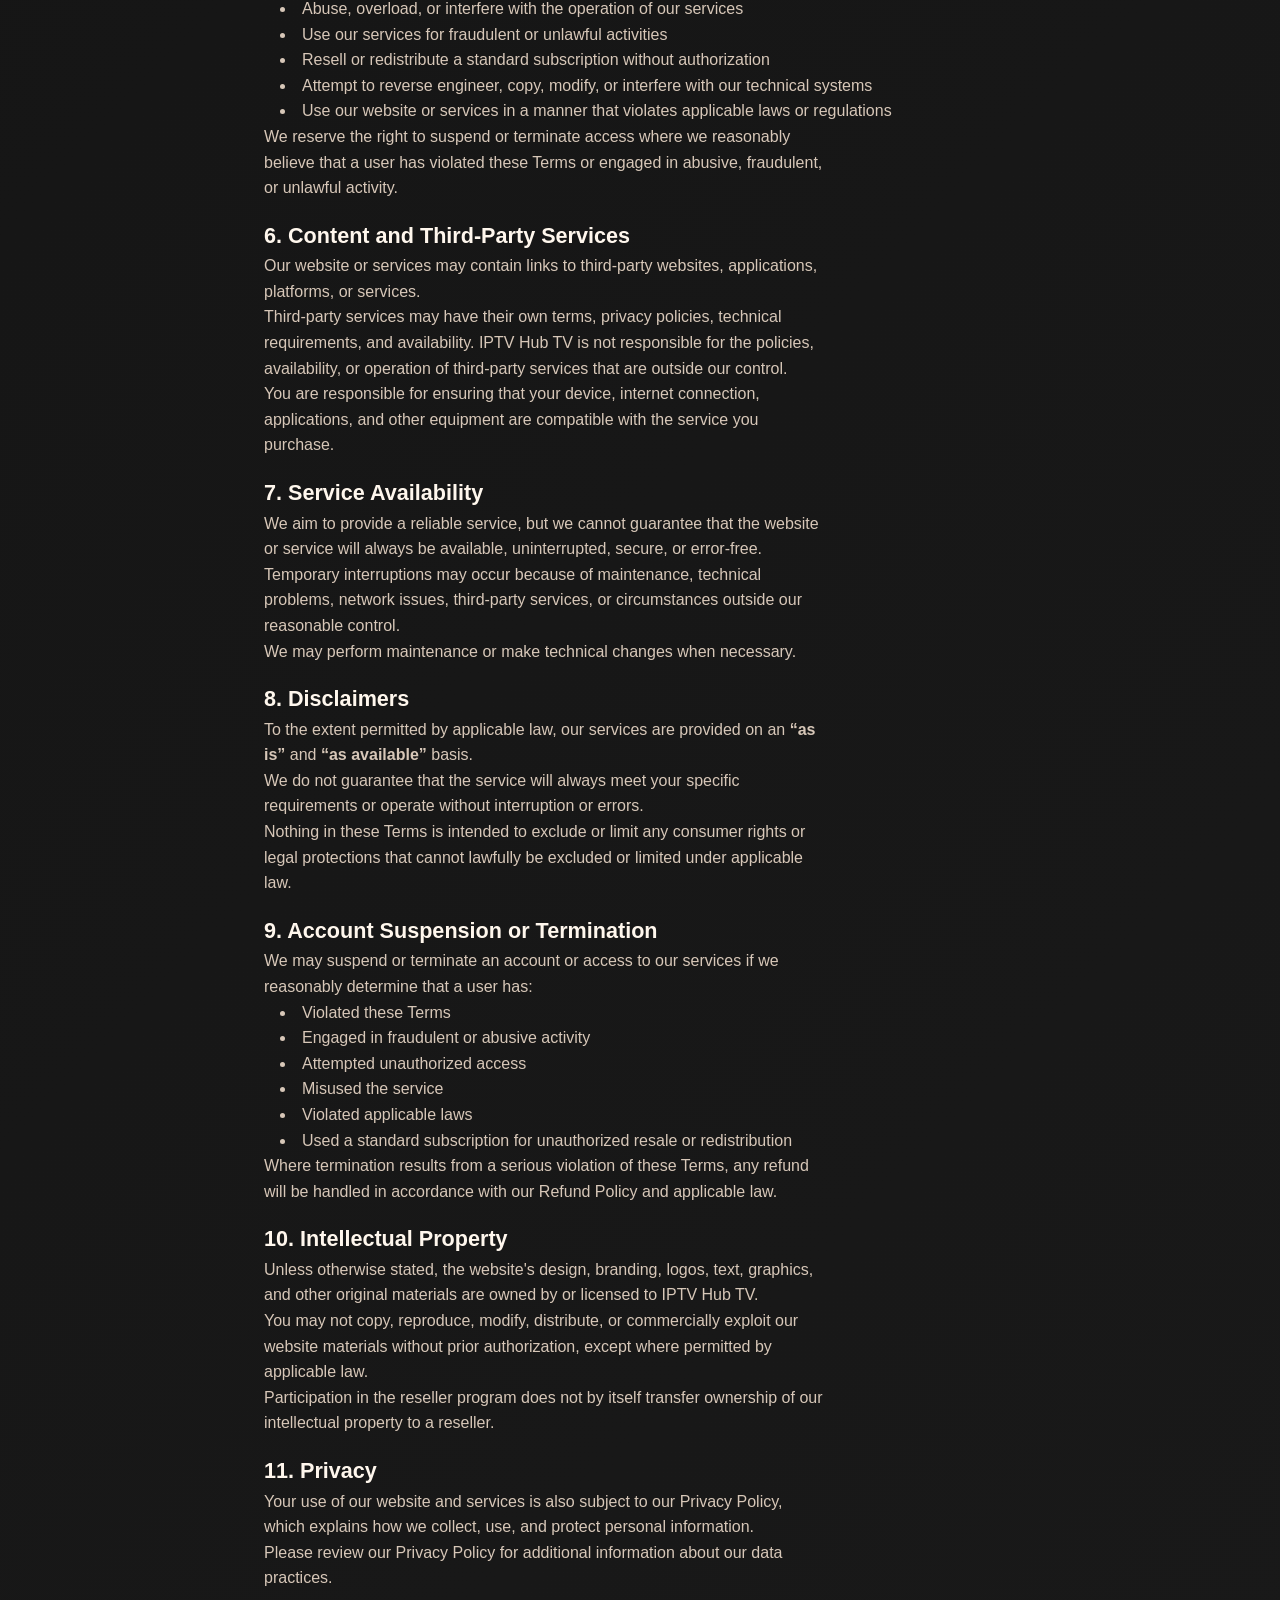
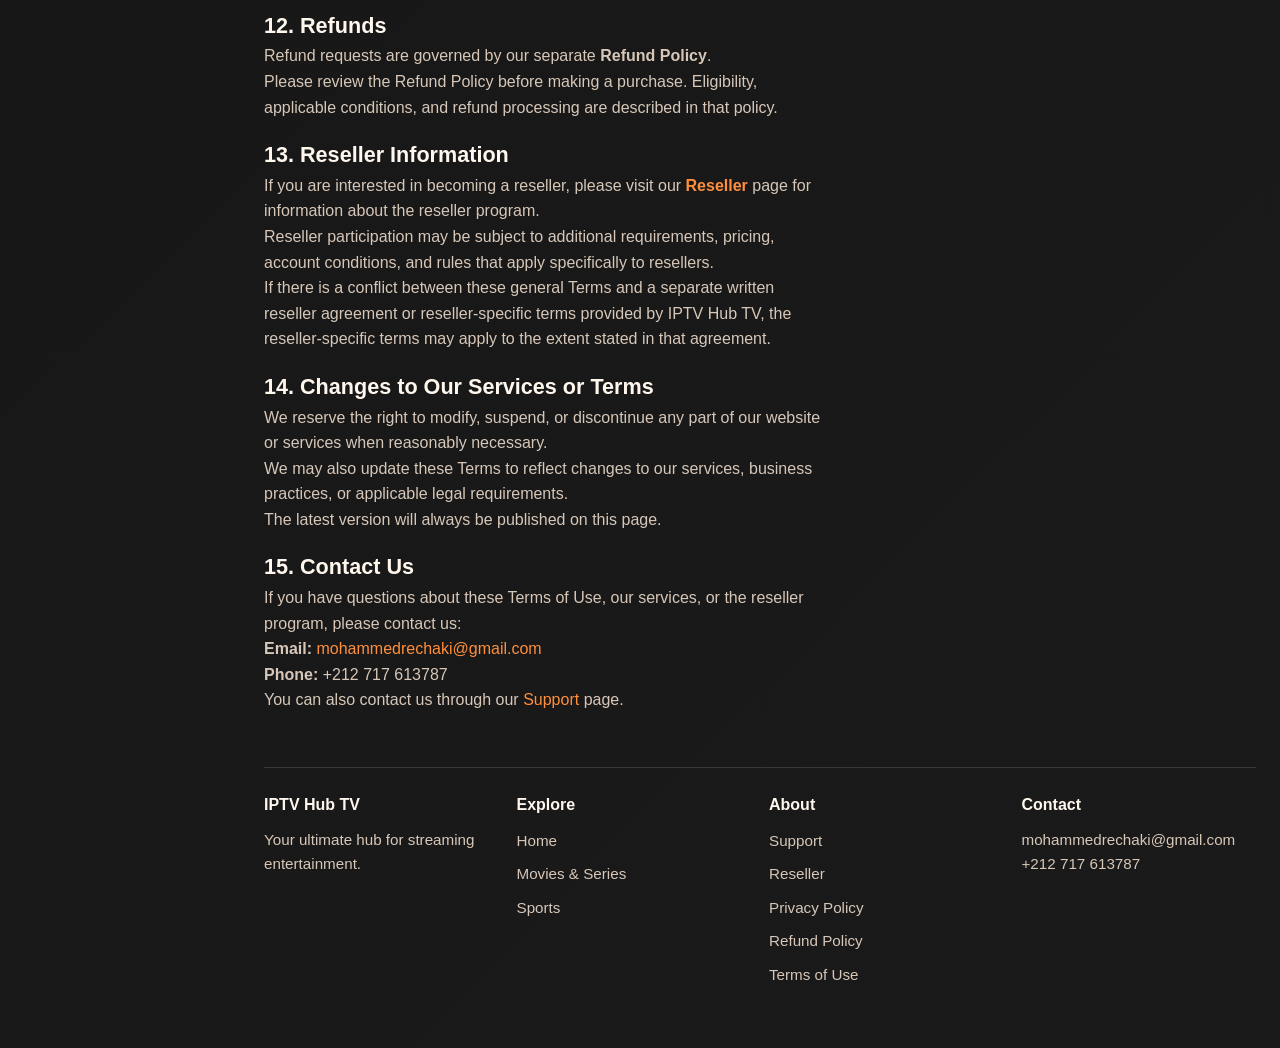
<file: terms-of-use.html>
<!DOCTYPE html>
<html lang="en">

<head>
  <meta charset="UTF-8" />
  <meta name="viewport" content="width=device-width, initial-scale=1.0" />
  <title>Terms of Use | IPTV Hub TV</title>
  <meta name="description" content="Read the Terms of Use for IPTV Hub TV. By using our service, you agree to these terms and conditions." />
  <link rel="canonical" href="https://iptvhubtv.com/terms-of-use" />
  <link rel="stylesheet" href="assets/styles.css" />

 <link rel="icon" type="image/png" href="favicon/favicon-96x96.png" sizes="96x96" />
  <link rel="icon" type="image/svg+xml" href="favicon/favicon.svg" />
  <link rel="shortcut icon" href="favicon/favicon.ico" />
  <link rel="apple-touch-icon" sizes="180x180" href="favicon/apple-touch-icon.png" />
  <meta name="apple-mobile-web-app-title" content="IptvHubTv" />
  <link rel="manifest" href="favicon/site.webmanifest" />

  <script type="application/ld+json">
  {
    "@context": "https://schema.org",
    "@graph": [
      {
        "@type": "WebPage",
        "url": "https://iptvhubtv.com/terms-of-use",
        "name": "Terms of Use | IPTV Hub TV",
        "description": "Read the Terms of Use for IPTV Hub TV. By using our service, you agree to these terms and conditions.",
        "isPartOf": { "@id": "https://iptvhubtv.com/#website" }
      },
      {
        "@type": "BreadcrumbList",
        "itemListElement": [
          { "@type": "ListItem", "position": 1, "name": "Home", "item": "https://iptvhubtv.com/" },
          { "@type": "ListItem", "position": 2, "name": "Terms of Use" }
        ]
      }
    ]
  }
  </script>
</head>

<body>
  <div class="page-shell">
    <aside class="sidebar">
      <a class="brand" href="/">
        <img src="assets/img/logo.webp" alt="IPTV Hub TV Logo" width="100" height="100" />
      </a>
      <button class="mobile-toggle" aria-label="Toggle navigation" type="button">
        <span></span>
        <span></span>
        <span></span>
      </button>
      <nav class="nav-links">
        <a href="/">Home</a>
        <a href="/movies">Movies &amp; Series</a>
        <a href="/sports">Sports</a>
        <a href="/reseller">Reseller</a>
        <a href="/contact">Support</a>
      </nav>
      <div class="sidebar-card" role="complementary">
        <h3>Our Agreement</h3>
        <p>These terms govern your use of our services. Please read them carefully.</p>
      </div>
    </aside>

    <main class="content" id="terms-of-use">
      <section class="hero">
        <div>
          <span class="badge">Legal Information</span>
          <h1>Terms of Use</h1>
          <p class="lead">Last updated: August 11, 2026. Welcome to IPTV Hub TV. These Terms of Use govern your access to and use of our website and services. By accessing our website, purchasing a service, or using our services, you agree to comply with these Terms.</p>
          <p>If you do not agree with these Terms, please do not use our website or services.</p>
        </div>
      </section>

      <section class="section">
        <div class="section-heading">
          <div>
            <h2>1. Agreement to Terms</h2>
            <p>By accessing or using IPTV Hub TV, you acknowledge that you have read, understood, and agreed to these Terms of Use, as well as our applicable Privacy Policy and Refund Policy.</p>
            <p>We may update or modify these Terms from time to time. Any changes will be reflected on this page by updating the <strong>“Last updated”</strong> date. Your continued use of our website or services after changes are posted constitutes acceptance of the updated Terms, to the extent permitted by applicable law.</p>
          </div>
        </div>
        <div class="section-heading">
          <div>
            <h2>2. Our Services</h2>
            <p>IPTV Hub TV provides access to services and subscription options described on our website.</p>
            <p>Service availability, features, channels, programming, applications, and other content may change from time to time. We do not guarantee that any particular channel, program, feature, or piece of content will always be available.</p>
            <p>We may make changes to our services when reasonably necessary to maintain, improve, or operate the service.</p>
          </div>
        </div>
        <div class="section-heading">
          <div>
            <h2>3. Customer Accounts and Subscription Use</h2>
            <p>Where an account or subscription is provided, you are responsible for keeping your account information and access credentials secure.</p>
            <p>Unless you have specifically purchased or been authorized to use a reseller service, your subscription is intended for the use permitted by the plan you purchased and may not be resold, transferred, or commercially redistributed.</p>
            <p>You must not share your subscription credentials in a manner that violates the terms of your purchased plan.</p>
          </div>
        </div>
        <div class="section-heading">
          <div>
            <h2>4. Reseller Program</h2>
            <p>IPTV Hub TV offers a separate <a href="/reseller" style="color: var(--accent-soft);">Reseller</a> service for customers who are authorized to participate in our reseller program.</p>
            <p>The <a href="/reseller" style="color: var(--accent-soft);">Reseller page</a> contains information about reseller options, requirements, and applicable conditions.</p>
            <p>A reseller account or reseller access does <strong>not</strong> automatically grant permission to use, reproduce, redistribute, or commercially exploit IPTV Hub TV's website, branding, software, copyrighted materials, or other intellectual property.</p>
            <p>Resellers are responsible for complying with the terms and conditions applicable to their reseller account and for using the service only for authorized purposes.</p>
            <p>Unless expressly authorized by IPTV Hub TV, reseller access may not be transferred, sublicensed, or sold to another reseller.</p>
          </div>
        </div>
        <div class="section-heading">
          <div>
            <h2>5. Acceptable Use</h2>
            <p>You agree to use our website and services lawfully and responsibly.</p>
            <p>You must not:</p>
            <ul style="list-style-position: inside; padding-left: 1rem; color: var(--muted);">
              <li>Attempt to gain unauthorized access to accounts, servers, systems, or networks</li>
              <li>Circumvent security or access controls</li>
              <li>Abuse, overload, or interfere with the operation of our services</li>
              <li>Use our services for fraudulent or unlawful activities</li>
              <li>Resell or redistribute a standard subscription without authorization</li>
              <li>Attempt to reverse engineer, copy, modify, or interfere with our technical systems</li>
              <li>Use our website or services in a manner that violates applicable laws or regulations</li>
            </ul>
            <p>We reserve the right to suspend or terminate access where we reasonably believe that a user has violated these Terms or engaged in abusive, fraudulent, or unlawful activity.</p>
          </div>
        </div>
        <div class="section-heading">
          <div>
            <h2>6. Content and Third-Party Services</h2>
            <p>Our website or services may contain links to third-party websites, applications, platforms, or services.</p>
            <p>Third-party services may have their own terms, privacy policies, technical requirements, and availability. IPTV Hub TV is not responsible for the policies, availability, or operation of third-party services that are outside our control.</p>
            <p>You are responsible for ensuring that your device, internet connection, applications, and other equipment are compatible with the service you purchase.</p>
          </div>
        </div>
        <div class="section-heading">
          <div>
            <h2>7. Service Availability</h2>
            <p>We aim to provide a reliable service, but we cannot guarantee that the website or service will always be available, uninterrupted, secure, or error-free.</p>
            <p>Temporary interruptions may occur because of maintenance, technical problems, network issues, third-party services, or circumstances outside our reasonable control.</p>
            <p>We may perform maintenance or make technical changes when necessary.</p>
          </div>
        </div>
        <div class="section-heading">
          <div>
            <h2>8. Disclaimers</h2>
            <p>To the extent permitted by applicable law, our services are provided on an <strong>“as is”</strong> and <strong>“as available”</strong> basis.</p>
            <p>We do not guarantee that the service will always meet your specific requirements or operate without interruption or errors.</p>
            <p>Nothing in these Terms is intended to exclude or limit any consumer rights or legal protections that cannot lawfully be excluded or limited under applicable law.</p>
          </div>
        </div>
        <div class="section-heading">
          <div>
            <h2>9. Account Suspension or Termination</h2>
            <p>We may suspend or terminate an account or access to our services if we reasonably determine that a user has:</p>
            <ul style="list-style-position: inside; padding-left: 1rem; color: var(--muted);">
              <li>Violated these Terms</li>
              <li>Engaged in fraudulent or abusive activity</li>
              <li>Attempted unauthorized access</li>
              <li>Misused the service</li>
              <li>Violated applicable laws</li>
              <li>Used a standard subscription for unauthorized resale or redistribution</li>
            </ul>
            <p>Where termination results from a serious violation of these Terms, any refund will be handled in accordance with our Refund Policy and applicable law.</p>
          </div>
        </div>
        <div class="section-heading">
          <div>
            <h2>10. Intellectual Property</h2>
            <p>Unless otherwise stated, the website's design, branding, logos, text, graphics, and other original materials are owned by or licensed to IPTV Hub TV.</p>
            <p>You may not copy, reproduce, modify, distribute, or commercially exploit our website materials without prior authorization, except where permitted by applicable law.</p>
            <p>Participation in the reseller program does not by itself transfer ownership of our intellectual property to a reseller.</p>
          </div>
        </div>
        <div class="section-heading">
          <div>
            <h2>11. Privacy</h2>
            <p>Your use of our website and services is also subject to our Privacy Policy, which explains how we collect, use, and protect personal information.</p>
            <p>Please review our Privacy Policy for additional information about our data practices.</p>
          </div>
        </div>
        <div class="section-heading">
          <div>
            <h2>12. Refunds</h2>
            <p>Refund requests are governed by our separate <strong>Refund Policy</strong>.</p>
            <p>Please review the Refund Policy before making a purchase. Eligibility, applicable conditions, and refund processing are described in that policy.</p>
          </div>
        </div>
        <div class="section-heading">
          <div>
            <h2>13. Reseller Information</h2>
            <p>If you are interested in becoming a reseller, please visit our <a href="/reseller" style="color: var(--accent-soft);"><strong>Reseller</strong></a> page for information about the reseller program.</p>
            <p>Reseller participation may be subject to additional requirements, pricing, account conditions, and rules that apply specifically to resellers.</p>
            <p>If there is a conflict between these general Terms and a separate written reseller agreement or reseller-specific terms provided by IPTV Hub TV, the reseller-specific terms may apply to the extent stated in that agreement.</p>
          </div>
        </div>
        <div class="section-heading">
          <div>
            <h2>14. Changes to Our Services or Terms</h2>
            <p>We reserve the right to modify, suspend, or discontinue any part of our website or services when reasonably necessary.</p>
            <p>We may also update these Terms to reflect changes to our services, business practices, or applicable legal requirements.</p>
            <p>The latest version will always be published on this page.</p>
          </div>
        </div>
        <div class="section-heading">
          <div>
            <h2>15. Contact Us</h2>
            <p>If you have questions about these Terms of Use, our services, or the reseller program, please contact us:</p>
            <p><strong>Email:</strong> <a href="mailto:mohammedrechaki@gmail.com" style="color: var(--accent-soft);">mohammedrechaki@gmail.com</a><br /><strong>Phone:</strong> +212 717 613787</p> 
            <p>You can also contact us through our <a href="/contact" style="color: var(--accent-soft);">Support</a> page.</p>
          </div>
        </div>
      </section>

      <footer class="site-footer">
        <div>
          <h3>IPTV Hub TV</h3>
          <p>Your ultimate hub for streaming entertainment.</p>
        </div>
        <div>
          <h3>Explore</h3>
          <ul>
            <li><a href="/">Home</a></li>
            <li><a href="/movies">Movies &amp; Series</a></li>
            <li><a href="/sports">Sports</a></li>
          </ul>
        </div>
        <div>
          <h3>About</h3>
          <ul>
            <li><a href="/contact">Support</a></li>
            <li><a href="/reseller">Reseller</a></li>
            <li><a href="/privacy-policy">Privacy Policy</a></li>
            <li><a href="/refund-policy">Refund Policy</a></li>
            <li><a href="/terms-of-use">Terms of Use</a></li>
          </ul>
        </div>
        <div>
          <h3>Contact</h3>
          <address style="font-style: normal; color: var(--muted);">
            <p>mohammedrechaki@gmail.com</p>
            <p>+212 717 613787</p>
          </address>
        </div>
      </footer>
    </main>
  </div>

  <script src="assets/script.js"></script>
</body>

</html>
</file>
<file: assets/styles.css>
/* Global theme tokens and base styling for the streaming storefront. */
:root {
  --bg: #1a1a1a;
  --surface: #232323;
  --surface-2: #2c2c2c;
  --text: #fff7ed;
  --muted: #d7c7b8;
  --accent: #e8590c;
  --accent-soft: #ff8f3d;
  --border: rgba(255, 247, 237, 0.14);
  --shadow: 0 24px 60px rgba(0, 0, 0, 0.25);
  --radius: 24px;
  --radius-sm: 16px;
}

* {
  box-sizing: border-box;
  margin: 0;
  padding: 0;
}

html {
  scroll-behavior: smooth;
}

body {
  font-family: Inter, "Segoe UI", Roboto, Arial, sans-serif;
  background: linear-gradient(135deg, #141414 0%, var(--bg) 100%);
  color: var(--text);
  line-height: 1.6;
}

a {
  color: inherit;
  text-decoration: none;
}

img {
  display: block;
  width: 100%;
  object-fit: cover;
}

button,
input,
textarea {
  font: inherit;
}

.page-shell {
  display: flex;
  min-height: 100vh;
  overflow-x: hidden;
}

.sidebar {
  width: 280px;
  padding: 10px 20px;
  border-right: 1px solid var(--border);
  background: rgba(12, 12, 12, 0.82);
  backdrop-filter: blur(16px);
  position: fixed;
  top: 0;
  left: 0;
  bottom: 0;
  display: flex;
  flex-direction: column;
  gap: 24px;
  z-index: 10;
}

.brand {
  display: flex;
  align-items: center;
}

.brand img {
  height: 100px;
  width: auto;
  object-fit: contain;
  transition: filter 0.3s ease;
  filter: drop-shadow(0 0 12px var(--accent));
}



.brand-mark {
  display: inline-flex;
  align-items: center;
  justify-content: center;
  width: 42px;
  height: 42px;
  border-radius: 14px;
  background: linear-gradient(135deg, var(--accent), var(--accent-soft));
  color: white;
}

.mobile-toggle {
  display: none;
  border: 0;
  background: var(--surface);
  color: var(--text);
  width: 46px;
  height: 46px;
  border-radius: 14px;
  cursor: pointer;
  position: relative;
  transition: transform 0.25s ease, background 0.25s ease;
}

.mobile-toggle:hover {
  transform: translateY(-1px);
}

.mobile-toggle span {
  position: absolute;
  left: 50%;
  top: 50%;
  width: 20px;
  height: 2px;
  background: currentColor;
  border-radius: 999px;
  transform: translate(-50%, -50%);
  transition: transform 0.25s ease, opacity 0.25s ease;
}

.mobile-toggle span:nth-child(2) {
  transform: translate(-50%, -8px);
}

.mobile-toggle span:nth-child(3) {
  transform: translate(-50%, 8px);
}

.mobile-toggle.active span:nth-child(1) {
  transform: translate(-50%, -50%) rotate(45deg);
}

.mobile-toggle.active span:nth-child(2) {
  opacity: 0;
}

.mobile-toggle.active span:nth-child(3) {
  transform: translate(-50%, -50%) rotate(-45deg);
}

.nav-links {
  display: flex;
  flex-direction: column;
  gap: 10px;
}

.nav-links a {
  padding: 10px 14px;
  border-radius: 14px;
  color: var(--muted) ;
  transition: 0.25s ease;
  font-weight: 500;
}

.nav-links a:hover,
.nav-links a.active {
  background: rgba(232, 89, 12, 0.14);
  color: var(--text);
}

.sidebar-card {
  margin-top: auto;
  
  padding: 18px;
  border-radius: var(--radius-sm);
  background: linear-gradient(135deg, rgba(232, 89, 12, 0.18), rgba(255, 247, 237, 0.06));
  border: 1px solid var(--border);
}

.sidebar-card h3 {
  font-size: 1rem;
  margin-bottom: 8px;
}

.sidebar-card p {
  color: var(--muted);
  font-size: 0.95rem;
}

.content {
  flex: 1;
  min-width: 0;
  margin-left: 280px;
  padding: 32px 32px 60px;
}

.topbar {
  display: flex;
  justify-content: space-between;
  align-items: center;
  margin-bottom: 28px;
}

.topbar p {
  color: var(--muted);
}

.hero {
  display: grid;
  grid-template-columns: 1.1fr 0.9fr;
  gap: 24px;
  padding: 34px;
  border-radius: 30px;
  background: linear-gradient(135deg, rgba(232, 89, 12, 0.16), rgba(255, 247, 237, 0.04));
  border: 1px solid var(--border);
  box-shadow: var(--shadow);
}

.hero h1 {
  font-size: clamp(2rem, 3vw, 3rem);
  line-height: 1.1;
  margin-bottom: 14px;
}

.hero .lead {
  color: var(--muted);
  max-width: 580px;
  margin-bottom: 20px;
  font-size: 1rem;
}

.hero-actions {
  display: flex;
  flex-wrap: wrap;
  gap: 12px;
  margin-top: 18px;
}

.btn {
  display: inline-flex;
  align-items: center;
  justify-content: center;
  padding: 12px 18px;
  border-radius: 999px;
  border: 1px solid transparent;
  transition: transform 0.2s ease, background 0.2s ease;
  cursor: pointer;
}

.btn:hover {
  transform: translateY(-2px);
}

.btn-primary {
  background: linear-gradient(135deg, var(--accent), var(--accent-soft));
  color: white;
}

.btn-secondary {
  background: rgba(255, 247, 237, 0.08);
  color: var(--text);
  border-color: var(--border);
}

.hero-media {
  border-radius: 24px;
  overflow: hidden;
  min-height: 200px;
}

.hero-media img {
  height: 100%;
 
}

.section {
  padding: 34px 0 8px;
}

.section-heading {
  display: flex;
  justify-content: space-between;
  align-items: end;
  gap: 16px;
  margin-bottom: 18px;
}

.section-heading h2 {
  font-size: 1.35rem;
}

.section-heading p {
  color: var(--muted);
  max-width: 560px;
}

.card-grid {
  display: grid;
  grid-template-columns: repeat(3, minmax(0, 1fr));
  gap: 18px;
}

.testimonial-card,
.contact-card,
.faq-item,
.slide-card {
  background: var(--surface);
  border: 1px solid var(--border);
  border-radius: var(--radius-sm);
  padding: 20px;
  box-shadow: var(--shadow);
}

.slide-card h3,
.contact-card h3 {
  margin-bottom: 8px;
}

.slide-card p,
.contact-card p,
.faq-answer p {
  color: var(--muted);
}

.badge {
  display: inline-block;
  font-size: 0.8rem;
  padding: 6px 10px;
  border-radius: 999px;
  background: rgba(232, 89, 12, 0.16);
  color: #ffd7bb;
  margin-bottom: 10px;
}

.stats-grid {
  display: grid;
  grid-template-columns: repeat(4, minmax(0, 1fr));
  gap: 16px;
  margin-top: 18px;
}

.stat-card {
  padding: 20px;
  text-align: center;
  border-radius: 20px;
  background: linear-gradient(135deg, rgba(232, 89, 12, 0.18), rgba(255, 247, 237, 0.05));
  border: 1px solid var(--border);
}

.stat-number {
  display: block;
  font-size: 1.8rem;
  font-weight: 700;
  color: #ffd7bb;
}

.swiper-shell {
  position: relative;
  width: 100%;
}

.swiper {
  overflow: hidden;
  padding: 4px 0 16px;
}

.swiper-wrapper {
  display: flex;
  align-items: stretch;
}

.swiper-slide {
  height: auto;
  display: flex;
  padding: 0 8px;
  min-width: 0;
}

.slide-card {
  height: 100%;
  width: 100%;
  display: flex;
  flex-direction: column;
  gap: 12px;
  padding: 16px;
  min-width: 0;
}

.slider-actions {
  display: flex;
  justify-content: flex-end;
  gap: 10px;
  margin-top: 10px;
}

.slider-btn {
  border: 0;
  width: 42px;
  height: 42px;
  border-radius: 50%;
  background: rgba(255, 247, 237, 0.1);
  color: var(--text);
  cursor: pointer;
}

.slider-btn:disabled {
  opacity: 0.45;
  cursor: not-allowed;
}

.slide-card img {
  display: block;
  width: 100%;
  height: 280px;
  object-fit: cover;
  object-position: center;
  border-radius: 16px;
  aspect-ratio: 16 / 9;
}

.testimonial-grid {
  display: grid;
  grid-template-columns: repeat(3, minmax(0, 1fr));
  gap: 18px;
  align-items: stretch;
}

.testimonial-card {
  position: relative;
  display: flex;
  flex-direction: column;
  gap: 14px;
  padding: 22px;
  border-radius: 22px;
  background: linear-gradient(135deg, rgba(255, 255, 255, 0.08), rgba(255, 255, 255, 0.03));
  border: 1px solid var(--border);
  box-shadow: var(--shadow);
  backdrop-filter: blur(14px);
  overflow: hidden;
  transition: transform 0.35s ease, border-color 0.35s ease, box-shadow 0.35s ease;
}

.testimonial-card::before {
  content: "";
  position: absolute;
  right: -24px;
  bottom: -24px;
  width: 120px;
  height: 120px;
  border-radius: 50%;
  background: radial-gradient(circle, rgba(232, 89, 12, 0.2), transparent 70%);
  opacity: 0;
  transition: opacity 0.35s ease;
  pointer-events: none;
}

.testimonial-card:hover {
  transform: translateY(-6px);
  border-color: rgba(255, 143, 61, 0.38);
  box-shadow: 0 24px 60px rgba(0, 0, 0, 0.28);
}

.testimonial-card:hover::before {
  opacity: 1;
}

.testimonial-card:hover .testimonial-avatar {
  transform: scale(1.06);
}

.testimonial-card:hover .stars span {
  animation: starShimmer 0.7s ease infinite;
}

.testimonial-top {
  display: flex;
  align-items: center;
  gap: 12px;
}

.testimonial-avatar {
  display: inline-flex;
  align-items: center;
  justify-content: center;
  width: 48px;
  height: 48px;
  border-radius: 50%;
  background: linear-gradient(135deg, var(--accent), var(--accent-soft));
  color: white;
  font-weight: 700;
  flex-shrink: 0;
  transition: transform 0.35s ease;
}

.testimonial-person h3 {
  margin-bottom: 2px;
  font-size: 1rem;
}

.testimonial-role {
  color: var(--muted);
  font-size: 0.84rem;
}

.verified-badge {
  margin-left: auto;
  display: inline-flex;
  align-items: center;
  padding: 6px 10px;
  border-radius: 999px;
  background: rgba(232, 89, 12, 0.16);
  color: #ffd7bb;
  font-size: 0.72rem;
  letter-spacing: 0.04em;
  text-transform: uppercase;
}

.stars {
  display: flex;
  gap: 4px;
  color: #ffbf47;
  font-size: 1rem;
}

.testimonial-card blockquote {
  color: var(--muted);
  margin: 0;
  line-height: 1.75;
}

.testimonial-meta {
  color: #ffd7bb;
  font-size: 0.95rem;
  margin-top: auto;
}

@keyframes starShimmer {

  0%,
  100% {
    transform: translateY(0);
  }

  50% {
    transform: translateY(-1px);
  }
}

.faq-list {
  display: grid;
  gap: 12px;
}

.faq-item header {
  display: flex;
  justify-content: space-between;
  align-items: center;
  cursor: pointer;
}

.faq-answer {
  max-height: 0;
  overflow: hidden;
  transition: max-height 0.25s ease;
}

.faq-item.active .faq-answer {
  max-height: 140px;
  margin-top: 10px;
}

.faq-icon {
  transition: transform 0.2s ease;
}

.faq-item.active .faq-icon {
  transform: rotate(45deg);
}



.form-card,
.contact-card {
  padding: 24px;
  border-radius: 24px;
  background: var(--surface);
  border: 1px solid var(--border);
}

.form-grid {
  display: grid;
  grid-template-columns: repeat(2, minmax(0, 1fr));
  gap: 16px;
}

label {
  display: flex;
  flex-direction: column;
  gap: 8px;
  color: var(--muted);
  font-size: 0.95rem;
}

input,
textarea,
select {
  padding: 12px 14px;
  border-radius: 14px;
  border: 1px solid var(--border);
  background: rgba(255, 255, 255, 0.06);
  color: var(--text);
}

textarea {
  min-height: 120px;
  resize: vertical;
}

.site-footer {
  margin-top: 28px;
  padding-top: 24px;
  border-top: 1px solid var(--border);
  display: grid;
  grid-template-columns: repeat(4, minmax(0, 1fr));
  gap: 18px;
}

.site-footer h3 {
  margin-bottom: 10px;
  font-size: 1rem;
}

.site-footer a,
.site-footer p {
  color: var(--muted);
  font-size: 0.95rem;
}

.site-footer ul {
  list-style: none;
  display: grid;
  gap: 8px;
}

.whatsapp-float {
  position: fixed;
  right: 24px;
  bottom: 24px;
  display: inline-flex;
  align-items: center;
  gap: 10px;
  padding: 0 14px 0 0;
  height: 56px;
  border-radius: 999px;
  background: linear-gradient(135deg, #25D366, #128C7E);
  color: white;
  box-shadow: 0 12px 30px rgba(18, 140, 126, 0.35);
  z-index: 1000;
  transition: transform 0.2s ease, box-shadow 0.2s ease, padding 0.25s ease;
  animation: whatsappPulse 2.4s ease-in-out infinite;
  text-decoration: none;
}

.whatsapp-float:hover {
  transform: translateY(-2px) scale(1.04);
  box-shadow: 0 16px 34px rgba(18, 140, 126, 0.4);
  animation: none;
  padding-right: 18px;
}

.whatsapp-float svg,
.whatsapp-float img {
  width: 56px;
  height: 56px;
  flex-shrink: 0;
}

.whatsapp-label {
  display: none;
}

@keyframes whatsappPulse {

  0%,
  100% {
    transform: scale(1);
    box-shadow: 0 12px 30px rgba(18, 140, 126, 0.35);
  }

  50% {
    transform: scale(1.05);
    box-shadow: 0 16px 34px rgba(18, 140, 126, 0.45);
  }
}

.status-message {
  margin-top: 10px;
  color: #ffd7bb;
  min-height: 1.2em;
}

.section-features,
.section-devices,
.how-it-works-section,
.testimonials-section {
  padding-top: 28px;
}

.testimonials-section {
  position: relative;
}

.feature-grid,
.device-grid {
  display: grid;
  gap: 18px;
}

.feature-grid {
  grid-template-columns: repeat(4, minmax(0, 1fr));
}

.how-it-works-grid {
  display: grid;
  grid-template-columns: repeat(3, minmax(0, 1fr));
  gap: 18px;
}

.device-grid {
  grid-template-columns: repeat(6, minmax(0, 1fr));
}

.feature-card,
.device-card {
  position: relative;
  overflow: hidden;
  padding: 22px;
  border-radius: 20px;
  background: linear-gradient(135deg, rgba(255, 255, 255, 0.08), rgba(255, 255, 255, 0.03));
  border: 1px solid var(--border);
  box-shadow: var(--shadow);
  backdrop-filter: blur(12px);
  transition: transform 0.35s ease, border-color 0.35s ease, box-shadow 0.35s ease;
}

.feature-card:hover,
.device-card:hover {
  transform: translateY(-8px);
  border-color: rgba(255, 143, 61, 0.42);
  box-shadow: 0 30px 70px rgba(0, 0, 0, 0.28);
}

.feature-icon,
.device-icon {
  display: inline-flex;
  align-items: center;
  justify-content: center;
  width: 56px;
  height: 56px;
  border-radius: 50%;
  overflow: hidden;
  background: linear-gradient(135deg, rgba(232, 89, 12, 0.95), rgba(255, 143, 61, 0.9));
  color: white;
  box-shadow: inset 0 1px 0 rgba(255, 255, 255, 0.2);
  transition: transform 0.35s ease, box-shadow 0.35s ease;
}

.feature-card:hover .feature-icon,
.device-card:hover .device-icon {
  transform: scale(1.06);
  box-shadow: 0 10px 20px rgba(232, 89, 12, 0.2);
}


.device-icon img {
  width: 100%;
  height: 100%;
  object-fit: contain;
  padding: 12px;
  display: block;
  filter: drop-shadow(0 4px 6px rgba(0, 0, 0, 0.2));
}

.feature-icon img {
  width: 100%;
  height: 100%;
  object-fit: cover;
  display: block;
  filter: drop-shadow(0 4px 6px rgba(0, 0, 0, 0.2));
}


.feature-card h3,
.device-card h3 {
  margin: 16px 0 8px;
  font-size: 1.05rem;
}

.feature-card p {
  color: var(--muted);
  font-size: 0.95rem;
}

.how-it-works-card {
  position: relative;
  display: flex;
  flex-direction: column;
  align-items: flex-start;
  gap: 14px;
  padding: 24px;
  border-radius: 22px;
  background: linear-gradient(135deg, rgba(255, 255, 255, 0.08), rgba(255, 255, 255, 0.03));
  border: 1px solid var(--border);
  box-shadow: var(--shadow);
  backdrop-filter: blur(12px);
  transition: transform 0.35s ease, border-color 0.35s ease, box-shadow 0.35s ease;
  overflow: hidden;
}

.how-it-works-card:hover {
  transform: translateY(-8px);
  border-color: rgba(255, 143, 61, 0.42);
  box-shadow: 0 30px 70px rgba(0, 0, 0, 0.28);
}

.step-number {
  font-size: clamp(2.25rem, 4vw, 3rem);
  font-weight: 800;
  line-height: 1;
  letter-spacing: 0.08em;
  color: rgba(255, 247, 237, 0.16);
}

.step-icon {
  display: inline-flex;
  align-items: center;
  justify-content: center;
  width: 56px;
  height: 56px;
  border-radius: 50%;
  background: linear-gradient(135deg, var(--accent), var(--accent-soft));
  color: white;
  box-shadow: inset 0 1px 0 rgba(255, 255, 255, 0.2);
}

.step-icon svg {
  width: 24px;
  height: 24px;
}

.how-it-works-card h3 {
  margin: 0;
  font-size: 1.05rem;
}

.how-it-works-card p {
  color: var(--muted);
  font-size: 0.95rem;
  margin: 0;
}

.device-card {
  display: flex;
  flex-direction: column;
  align-items: flex-start;
  justify-content: space-between;
  min-height: 162px;
}

.device-badge {
  display: inline-flex;
  align-items: center;
  padding: 6px 10px;
  border-radius: 999px;
  background: rgba(232, 89, 12, 0.16);
  color: #ffd7bb;
  font-size: 0.8rem;
}

.reveal {
  opacity: 0;
  transform: translateY(24px) scale(0.98);
  transition: opacity 0.7s ease, transform 0.7s ease;
  transition-delay: var(--delay, 0s);
}

.reveal.is-visible {
  opacity: 1;
  transform: translateY(0) scale(1);
}

.pricing-section {
  position: relative;
  overflow: hidden;
}

.pricing-section::before {
  content: "";
  position: absolute;
  right: -60px;
  top: -40px;
  width: 220px;
  height: 220px;
  border-radius: 50%;
  background: radial-gradient(circle, rgba(232, 89, 12, 0.24), transparent 70%);
  filter: blur(40px);
  pointer-events: none;
}

.pricing-grid {
  display: grid;
  grid-template-columns: repeat(3, minmax(0, 1fr));
  gap: 18px;
  margin-top: 10px;
}

.pricing-card {
  position: relative;
  display: flex;
  flex-direction: column;
  gap: 16px;
  padding: 24px;
  border-radius: 24px;
  background: linear-gradient(135deg, rgba(255, 255, 255, 0.08), rgba(255, 255, 255, 0.03));
  border: 1px solid var(--border);
  box-shadow: var(--shadow);
  transition: transform 0.3s ease, border-color 0.3s ease, box-shadow 0.3s ease;
}

.pricing-card:hover {
  transform: translateY(-8px);
  border-color: rgba(255, 143, 61, 0.38);
  box-shadow: 0 30px 70px rgba(0, 0, 0, 0.28);
}

.pricing-card-featured {
  border-color: rgba(255, 143, 61, 0.4);
  transform: translateY(-6px) scale(1.01);
  background: linear-gradient(135deg, rgba(232, 89, 12, 0.18), rgba(255, 255, 255, 0.05));
}

.pricing-card-featured:hover {
  transform: translateY(-10px) scale(1.02);
}

.popular-badge {
  position: absolute;
  top: 16px;
  right: 16px;
  display: inline-flex;
  align-items: center;
  padding: 6px 10px;
  border-radius: 999px;
  background: rgba(255, 247, 237, 0.14);
  color: #ffd7bb;
  font-size: 0.75rem;
  letter-spacing: 0.04em;
  text-transform: uppercase;
}

.pricing-header h3 {
  margin-bottom: 6px;
  font-size: 1.2rem;
}

.pricing-meta {
  color: var(--muted);
  font-size: 0.95rem;
}

.price-row {
  display: flex;
  align-items: baseline;
  gap: 6px;
}

.price {
  font-size: 2.1rem;
  font-weight: 700;
  color: #ffd7bb;
}

.price-period {
  color: var(--muted);
  font-size: 0.95rem;
}

.pricing-features {
  list-style: none;
  display: grid;
  gap: 10px;
  color: var(--muted);
  margin-top: 4px;
}

.pricing-features li {
  display: flex;
  align-items: center;
  gap: 10px;
}

.feature-check {
  display: inline-flex;
  align-items: center;
  justify-content: center;
  width: 22px;
  height: 22px;
  border-radius: 50%;
  background: rgba(232, 89, 12, 0.16);
  color: #ffd7bb;
  font-size: 0.85rem;
  flex-shrink: 0;
}

.pricing-btn {
  margin-top: auto;
  width: 100%;
}

.pricing-footer {
  display: flex;
  flex-wrap: wrap;
  justify-content: space-between;
  align-items: center;
  gap: 12px;
  margin-top: 20px;
  padding: 18px 20px;
  border-radius: 20px;
  background: rgba(255, 255, 255, 0.05);
  border: 1px solid var(--border);
}

.pricing-trust {
  display: flex;
  flex-wrap: wrap;
  align-items: center;
  gap: 12px;
}

.trust-badge {
  display: inline-flex;
  align-items: center;
  padding: 8px 12px;
  border-radius: 999px;
  background: rgba(232, 89, 12, 0.16);
  color: #ffd7bb;
  font-size: 0.9rem;
}

.payment-icons {
  display: flex;
  flex-wrap: wrap;
  gap: 8px;
}

.payment-chip {
  padding: 8px 10px;
  border-radius: 999px;
  background: rgba(255, 255, 255, 0.07);
  border: 1px solid var(--border);
  color: var(--muted);
  font-size: 0.82rem;
}

.pricing-note {
  color: var(--muted);
  font-size: 0.95rem;
}

.faq-preview {
  margin-top: 20px;
  padding: 20px;
  border-radius: 24px;
  background: linear-gradient(135deg, rgba(232, 89, 12, 0.12), rgba(255, 255, 255, 0.04));
  border: 1px solid var(--border);
}

.faq-preview-header h3 {
  margin-bottom: 12px;
  font-size: 1.08rem;
}

.faq-preview .faq-item {
  padding: 16px 18px;
}

.faq-preview .faq-item header h4 {
  font-size: 1rem;
}

.live-tv-section {
  padding-top: 28px;
}

.live-tv-swiper-shell {
  overflow: hidden;
  padding: 4px 0 8px;
}

.live-tv-swiper {
  overflow: visible;
}

.live-tv-swiper .swiper-wrapper {
  align-items: center;
}

.live-tv-slide {
  width: auto;
  display: flex;
  align-items: center;
  justify-content: center;
}

.live-tv-slide img {
  width: 100px;
  height: 100px;
  object-fit: contain;
  padding: 10px 8px;
  border-radius: 16px;
  background: transparent;
  box-shadow: none;
  border: none;
  transition: transform 0.3s ease;
}

.live-tv-slide:hover img {
  transform: translateY(-4px);
}

.cta-section {
  padding-top: 28px;
}

.cta-card {
  position: relative;
  display: flex;
  flex-direction: column;
  align-items: center;
  text-align: center;
  gap: 16px;
  padding: 36px 28px;
  border-radius: 28px;
  background: linear-gradient(135deg, rgba(232, 89, 12, 0.14), rgba(255, 255, 255, 0.05));
  border: 1px solid var(--border);
  box-shadow: var(--shadow);
  overflow: hidden;
}

.cta-card::before {
  content: "";
  position: absolute;
  inset: auto -50px -40px auto;
  width: 220px;
  height: 220px;
  border-radius: 50%;
  background: radial-gradient(circle, rgba(232, 89, 12, 0.18), transparent 70%);
  pointer-events: none;
}

.cta-card h2 {
  font-size: clamp(1.6rem, 2.6vw, 2.2rem);
  line-height: 1.2;
}

.cta-card>p {
  color: var(--muted);
  max-width: 760px;
  margin: 0 auto;
}

.cta-highlights {
  display: flex;
  flex-wrap: wrap;
  justify-content: center;
  gap: 10px 14px;
  list-style: none;
  padding: 0;
  margin: 4px 0 0;
}

.cta-highlights li {
  display: inline-flex;
  align-items: center;
  gap: 8px;
  padding: 8px 12px;
  border-radius: 999px;
  background: rgba(255, 255, 255, 0.06);
  border: 1px solid var(--border);
  color: var(--muted);
  font-size: 0.92rem;
}

.cta-actions {
  display: flex;
  flex-wrap: wrap;
  justify-content: center;
  gap: 12px;
  width: 100%;
  margin-top: 6px;
}

.cta-btn {
  min-width: 220px;
  justify-content: center;
}

.cta-btn-outline {
  background: rgba(255, 255, 255, 0.04);
  border-color: var(--border);
}

.cta-icon {
  display: inline-flex;
  align-items: center;
  justify-content: center;
  margin-right: 8px;
}

.cta-icon svg {
  width: 18px;
  height: 18px;
}

.cta-note {
  color: var(--muted);
  font-size: 0.95rem;
  margin-top: 2px;
}

.collection-card,
.genre-card,
.rank-card,
.release-card {
  position: relative;
  overflow: hidden;
  display: flex;
  flex-direction: column;
  gap: 12px;
  padding: 20px;
  border-radius: 22px;
  background: linear-gradient(135deg, rgba(255, 255, 255, 0.08), rgba(255, 255, 255, 0.03));
  border: 1px solid var(--border);
  box-shadow: var(--shadow);
  transition: transform 0.35s ease, border-color 0.35s ease, box-shadow 0.35s ease;
}

.collection-card:hover,
.genre-card:hover,
.rank-card:hover,
.release-card:hover {
  transform: translateY(-6px);
  border-color: rgba(255, 143, 61, 0.38);
  box-shadow: 0 24px 60px rgba(0, 0, 0, 0.28);
}

.collection-visual {
  height: 124px;
  border-radius: 16px;
  background-size: cover;
  background-position: center;
  margin-bottom: 4px;
  overflow: hidden;
}

.collection-visual img {
  width: 100%;
  height: 100%;
  object-fit: cover;
  display: block;
}

.collection-visual-1 {
  background: linear-gradient(135deg, rgba(232, 89, 12, 0.9), rgba(255, 143, 61, 0.4));
}

.collection-visual-2 {
  background: linear-gradient(135deg, rgba(255, 143, 61, 0.95), rgba(255, 247, 237, 0.18));
}

.collection-visual-3 {
  background: linear-gradient(135deg, rgba(255, 247, 237, 0.22), rgba(232, 89, 12, 0.8));
}

.collection-visual-4 {
  background: linear-gradient(135deg, rgba(20, 20, 20, 0.95), rgba(232, 89, 12, 0.42));
}

.collection-visual-5 {
  background: linear-gradient(135deg, rgba(255, 255, 255, 0.16), rgba(232, 89, 12, 0.72));
}

.collection-visual-6 {
  background: linear-gradient(135deg, rgba(232, 89, 12, 0.74), rgba(10, 10, 10, 0.92));
}

.collection-card h3,
.genre-card span,
.rank-card h3,
.release-card h3 {
  font-size: 1.05rem;
}

.collection-card p,
.genre-card,
.rank-card p,
.release-card p {
  color: var(--muted);
}

.genre-grid {
  display: grid;
  grid-template-columns: repeat(4, minmax(0, 1fr));
  gap: 18px;
}

.genre-card {
  align-items: center;
  justify-content: center;
  min-height: 88px;
  text-align: center;
  font-weight: 600;
  letter-spacing: 0.04em;
  text-transform: uppercase;
}

.ranked-list {
  display: grid;
  gap: 14px;
  list-style: none;
}

.rank-card {
  flex-direction: row;
  align-items: flex-start;
  gap: 16px;
}

.rank-number {
  display: inline-flex;
  align-items: center;
  justify-content: center;
  width: 44px;
  height: 44px;
  border-radius: 50%;
  background: linear-gradient(135deg, var(--accent), var(--accent-soft));
  color: white;
  font-weight: 700;
  flex-shrink: 0;
}

.rank-top,
.release-top {
  display: flex;
  align-items: center;
  justify-content: space-between;
  gap: 10px;
  margin-bottom: 6px;
}

.release-grid {
  display: grid;
  grid-template-columns: repeat(3, minmax(0, 1fr));
  gap: 18px;
}

.poster-placeholder {
  display: flex;
  align-items: center;
  justify-content: center;
  min-height: 164px;
  border-radius: 16px;
  background: linear-gradient(135deg, rgba(232, 89, 12, 0.25), rgba(255, 247, 237, 0.06));
  color: #ffd7bb;
  font-weight: 700;
  letter-spacing: 0.08em;
  text-transform: uppercase;
}

.release-poster {
  display: block;
  width: 100%;
  height: 164px;
  object-fit: cover;
  object-position: center;
  border-radius: 16px;
}

.release-body {
  display: flex;
  flex-direction: column;
  gap: 8px;
}

.release-tags {
  display: flex;
  flex-wrap: wrap;
  gap: 8px;
}

.chip {
  display: inline-flex;
  align-items: center;
  padding: 6px 10px;
  border-radius: 999px;
  background: rgba(232, 89, 12, 0.16);
  color: #ffd7bb;
  font-size: 0.78rem;
}

.feature-icon svg,
.device-icon svg {
  width: 24px;
  height: 24px;
}

@media (max-width: 960px) {
  .page-shell {
    flex-direction: column;
  }

  .sidebar {
    width: 100%;
    height: 100px;
    position: fixed;
    inset: auto;
    z-index: 1000;
    display: flex;
    flex-direction: row;
    align-items: center;
    justify-content: space-between;
    padding: 10px 16px;
    border-right: 0;
    border-bottom: 1px solid var(--border);
    background: rgba(12, 12, 12, 0.96);
    backdrop-filter: blur(16px);
  }
  
  .sidebar-card {
    display: none;
  }


  main{
    margin-top: 150px;
    padding-top: 0;
  }

  .nav-links {
    /* This is the mobile dropdown, not the direct sidebar links */
    display: none;
    position: absolute;
    top: calc(100% + 12px);
    left: 16px;
    right: 16px;
    flex-direction: column;
    padding: 12px;
    border-radius: 20px; /* background: oklab(0% 0 0 / 0.9); */
    background: rgba(22, 22, 22, 0.96);
    border: 1px solid var(--border);
    backdrop-filter: blur(12px);
    opacity: 0;
    transform: translateY(-10px) scale(0.98);
    transition: opacity 0.3s ease, transform 0.3s ease;
    pointer-events: none;
  }

  .nav-links.show {
    display: flex;
    opacity: 1;
    transform: translateY(0) scale(1);
    pointer-events: auto;
  }

  .mobile-toggle {
    display: inline-flex;
    justify-content: center;
    align-items: center;
    margin-left: auto;
  }

  .content {
    margin-left: 0;
    padding-top: 100px;
  }

  .hero,
  .newsletter {
    grid-template-columns: 1fr;
  }

  .card-grid,
  .stats-grid,
  .testimonial-grid,
  .site-footer {
    grid-template-columns: 1fr 1fr;
  }

  .feature-grid {
    grid-template-columns: repeat(2, minmax(0, 1fr));
  }

  .genre-grid {
    grid-template-columns: repeat(3, minmax(0, 1fr));
  }

  .release-grid {
    grid-template-columns: repeat(2, minmax(0, 1fr));
  }

  .how-it-works-grid {
    grid-template-columns: repeat(2, minmax(0, 1fr));
  }

  .device-grid {
    grid-template-columns: repeat(4, minmax(0, 1fr));
  }

  .pricing-grid {
    grid-template-columns: repeat(2, minmax(0, 1fr));
  }

  .pricing-card-featured {
    grid-column: span 2;
  }
}

@media (min-width: 961px) and (max-width: 1280px) {
  .sidebar {
    width: 240px;
  }

  .content {
    margin-left: 240px;
    padding: 28px 24px 60px;
  }
}

@media (max-width: 640px) {
  .content {
    padding: 20px 16px 48px;
  }

  .hero,
  .newsletter,
  .form-card,
  .contact-card,
  .plan-card,
  .slide-card {
    padding: 18px;
  }

  .card-grid,
  .stats-grid,
  .testimonial-grid,
  .site-footer,
  .form-grid,
  .feature-grid,
  .how-it-works-grid,
  .genre-grid,
  .release-grid {
    grid-template-columns: 1fr;
  }

  .device-grid {
    grid-template-columns: repeat(2, minmax(0, 1fr));
  }

  .device-card {
    min-height: 140px;
    padding: 18px;
  }

  .device-icon {
    width: 46px;
    height: 46px;
  }

  .device-icon img {
    padding: 10px;
  }

  .hero-actions,
  .newsletter-form {
    flex-direction: column;
  }

  .pricing-grid {
    grid-template-columns: 1fr;
  }

  .pricing-card-featured {
    grid-column: span 1;
  }

  .pricing-footer {
    flex-direction: column;
    align-items: flex-start;
  }

  .cta-actions {
    flex-direction: column;
    align-items: stretch;
  }

  .cta-btn {
    width: 100%;
    min-width: 0;
  }

  .live-tv-slide img {
    width: 84px;
    height: 84px;
    padding: 8px 10px;
  }
}
</file>
